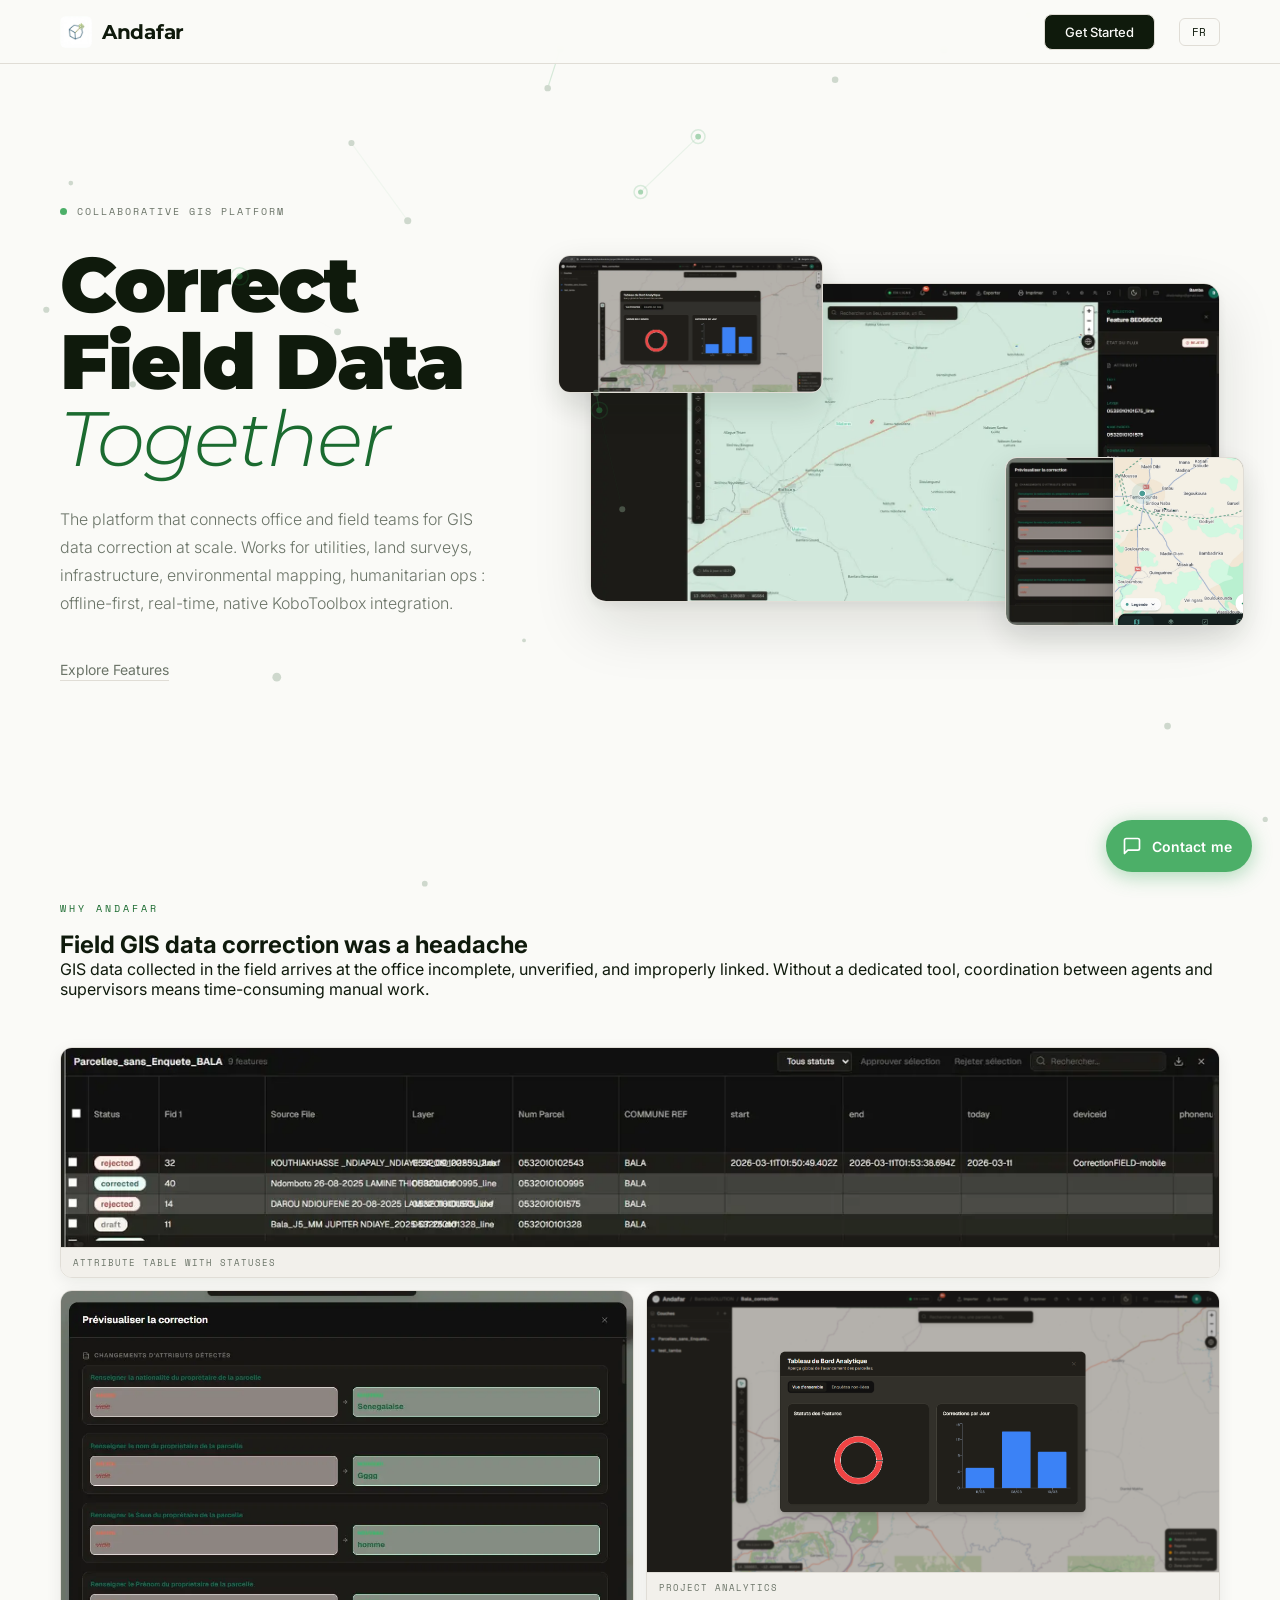
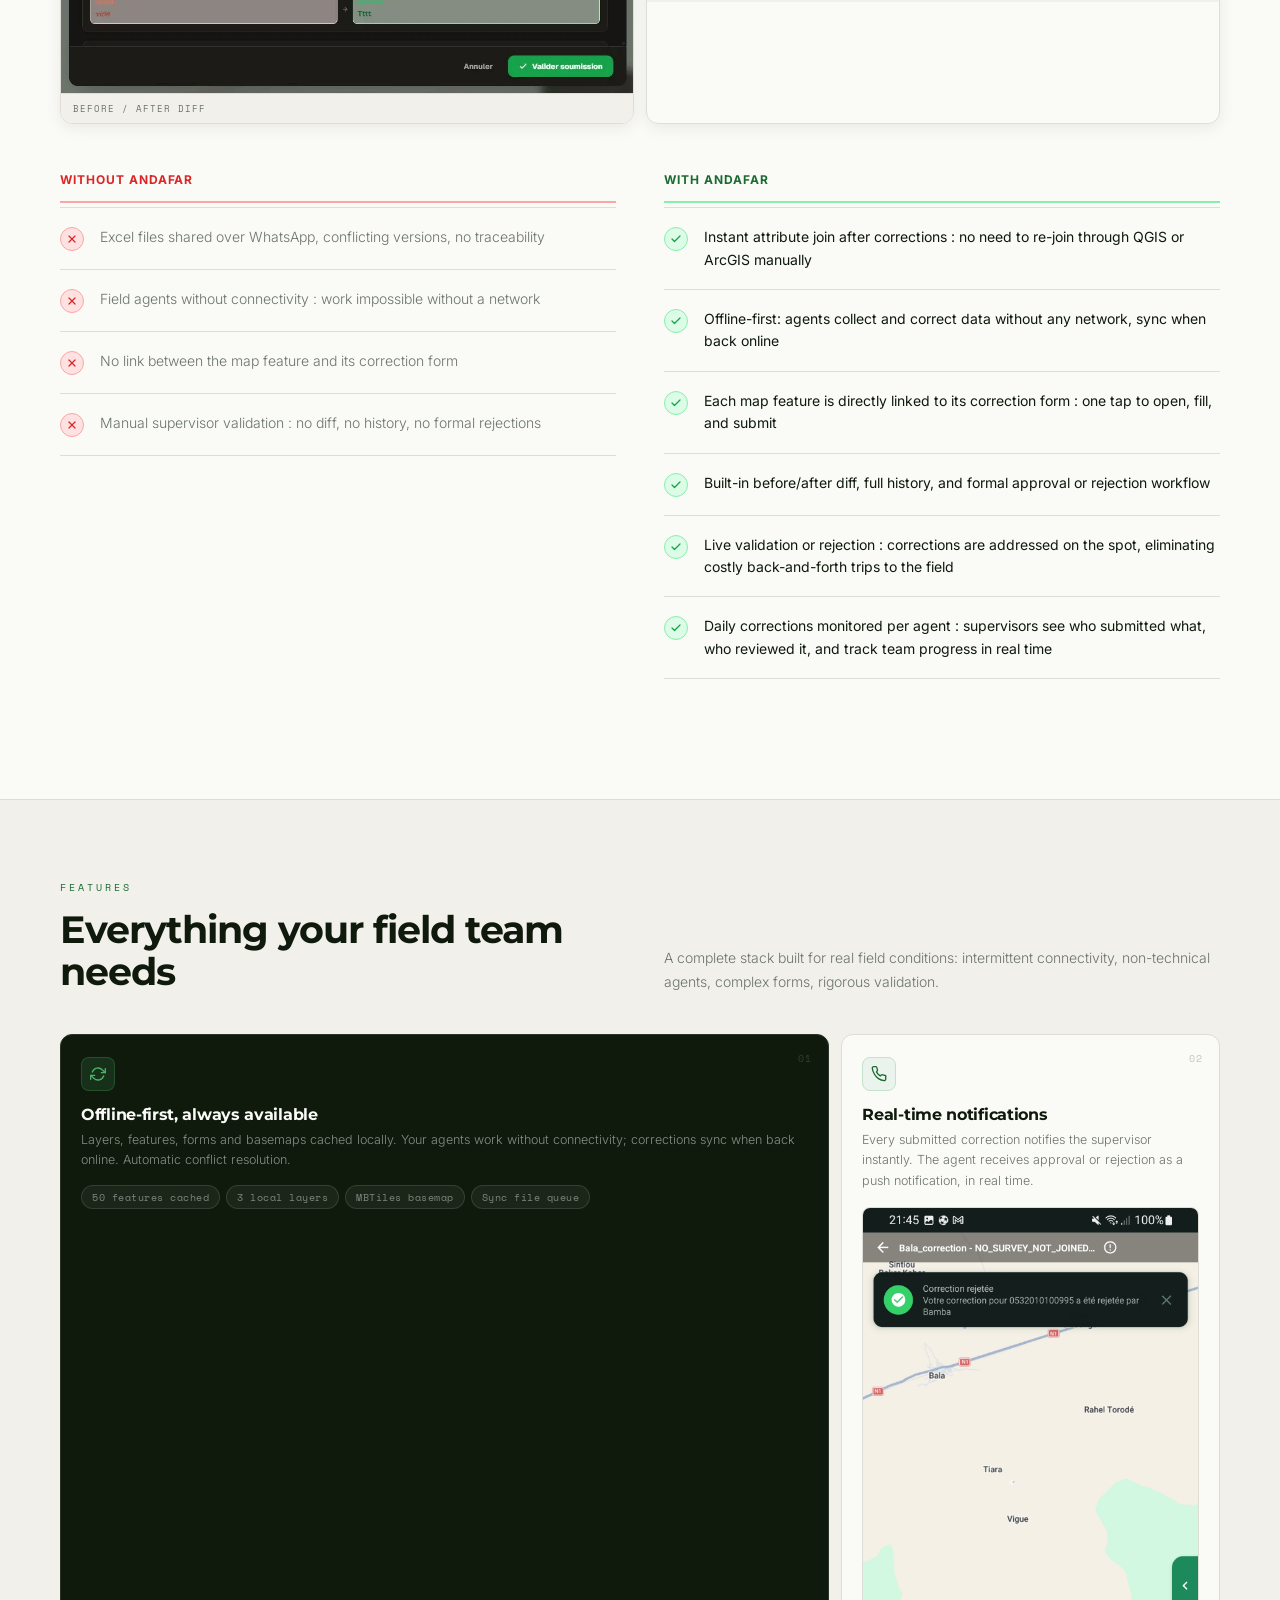
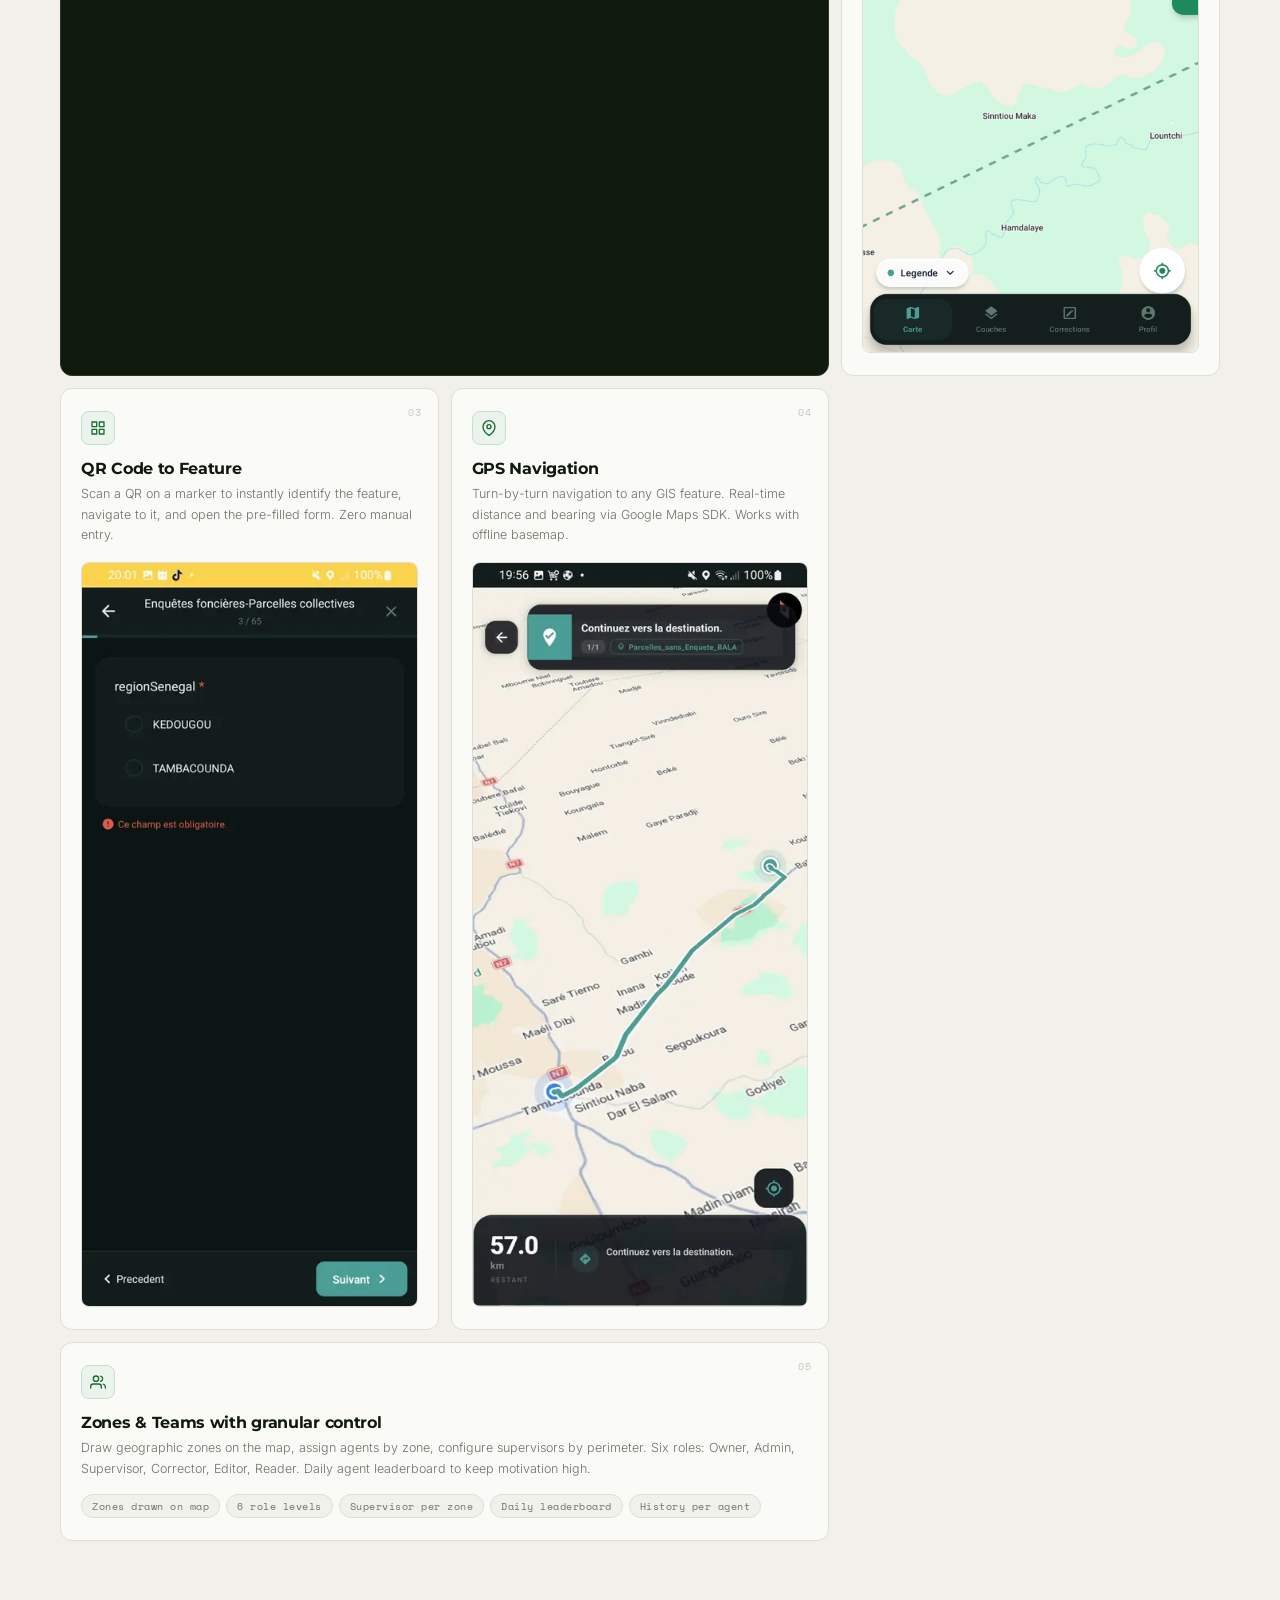
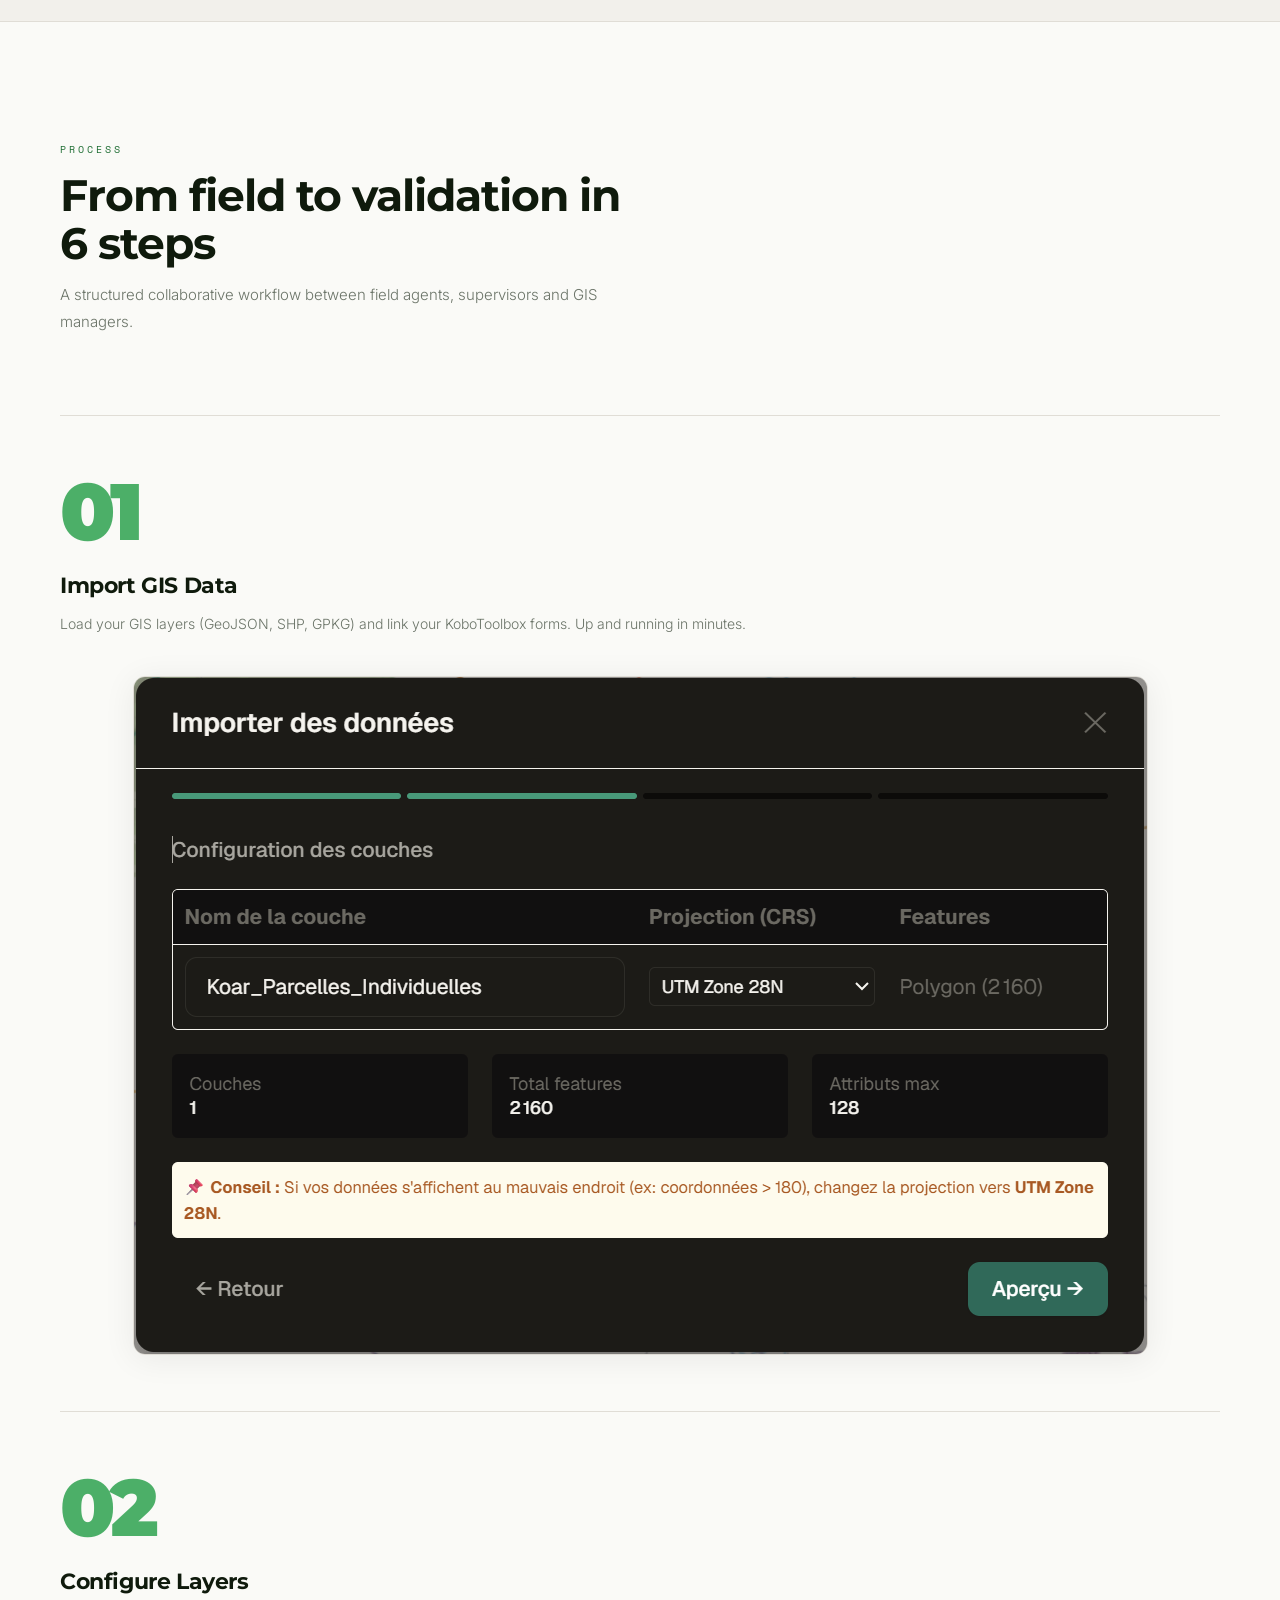
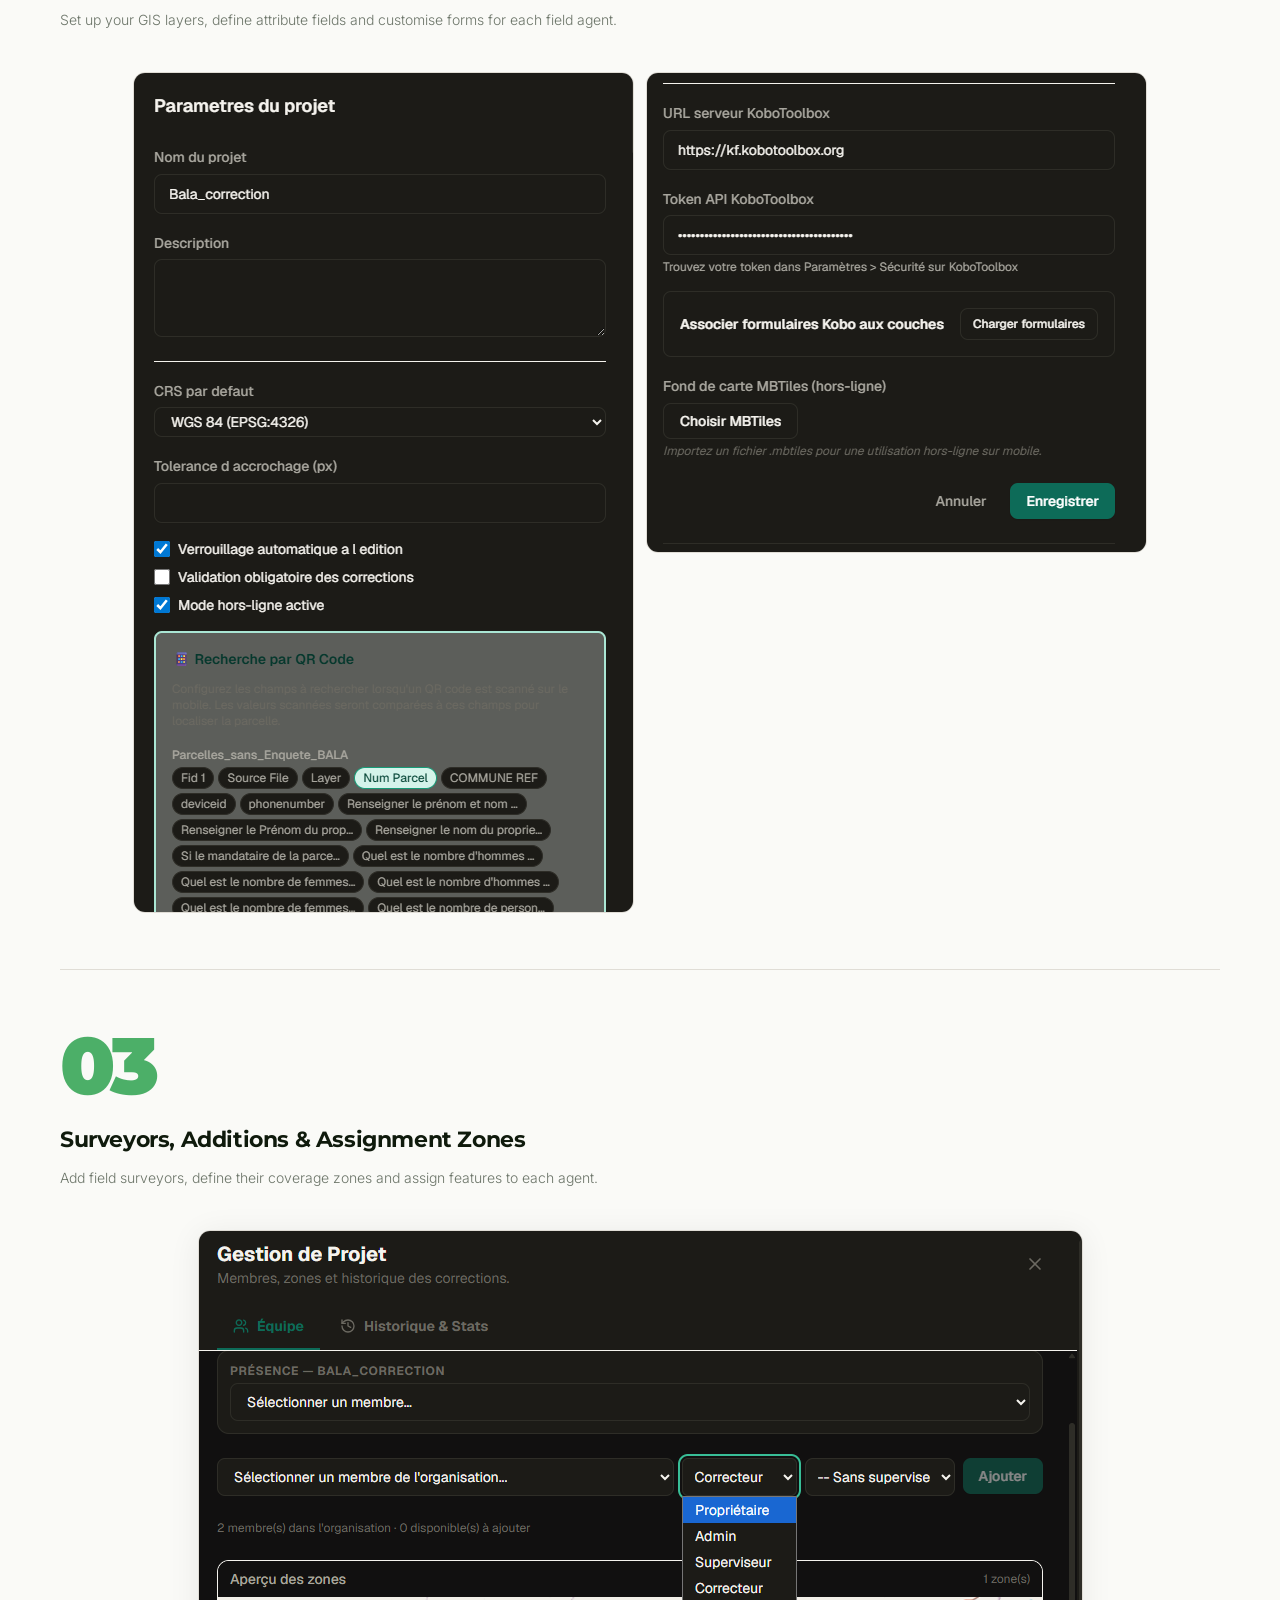
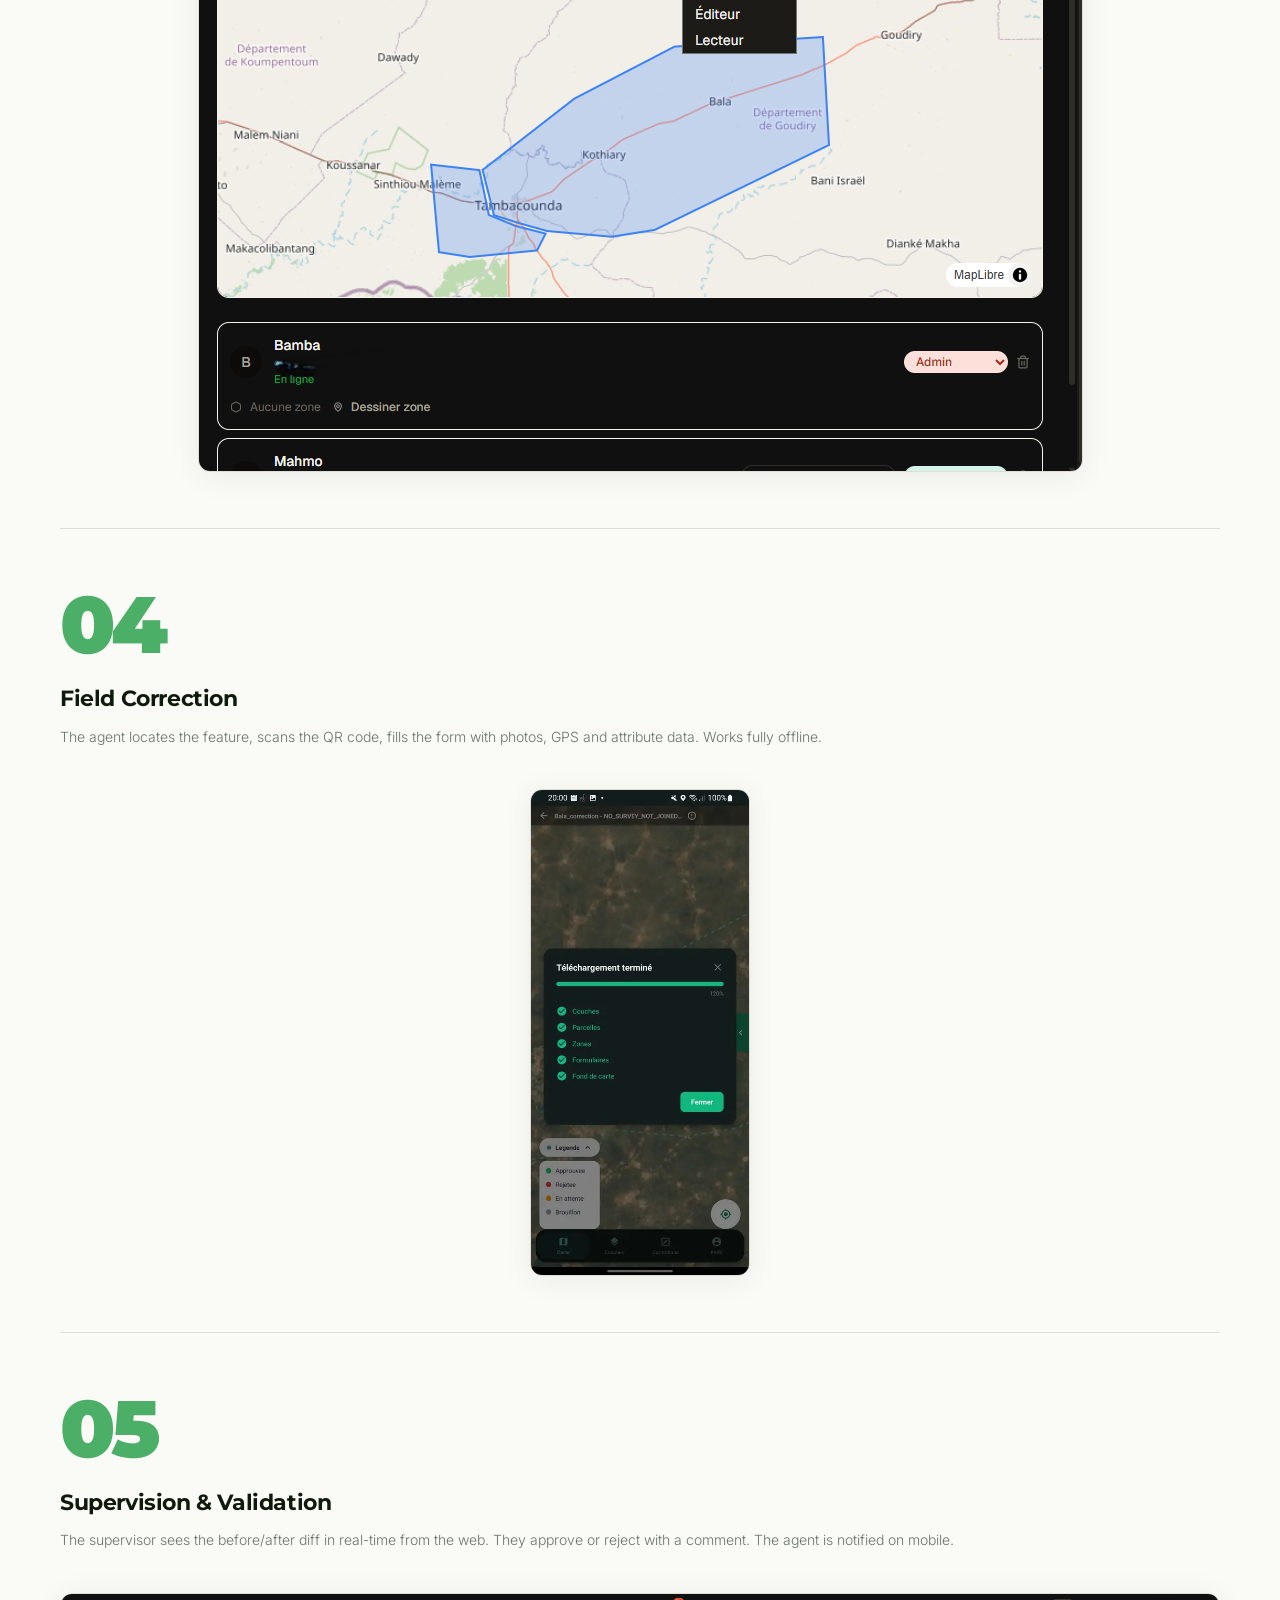
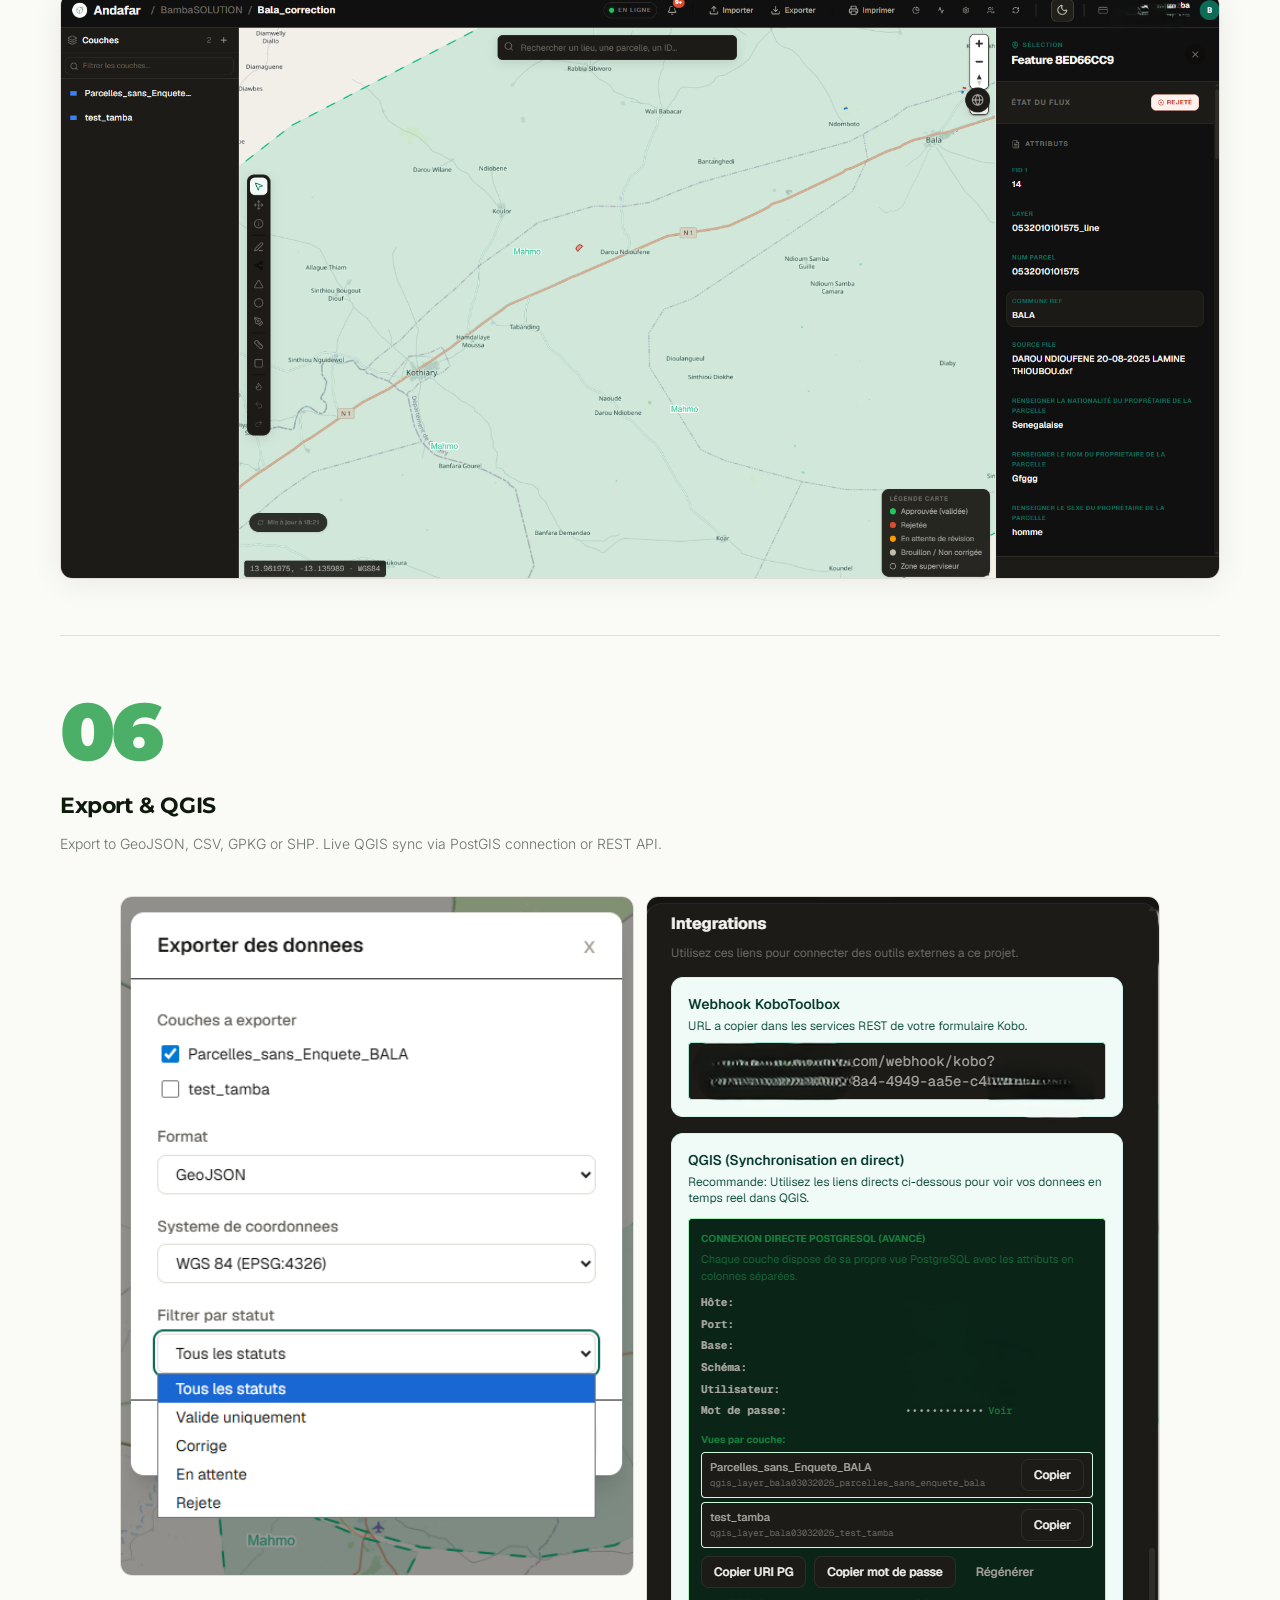
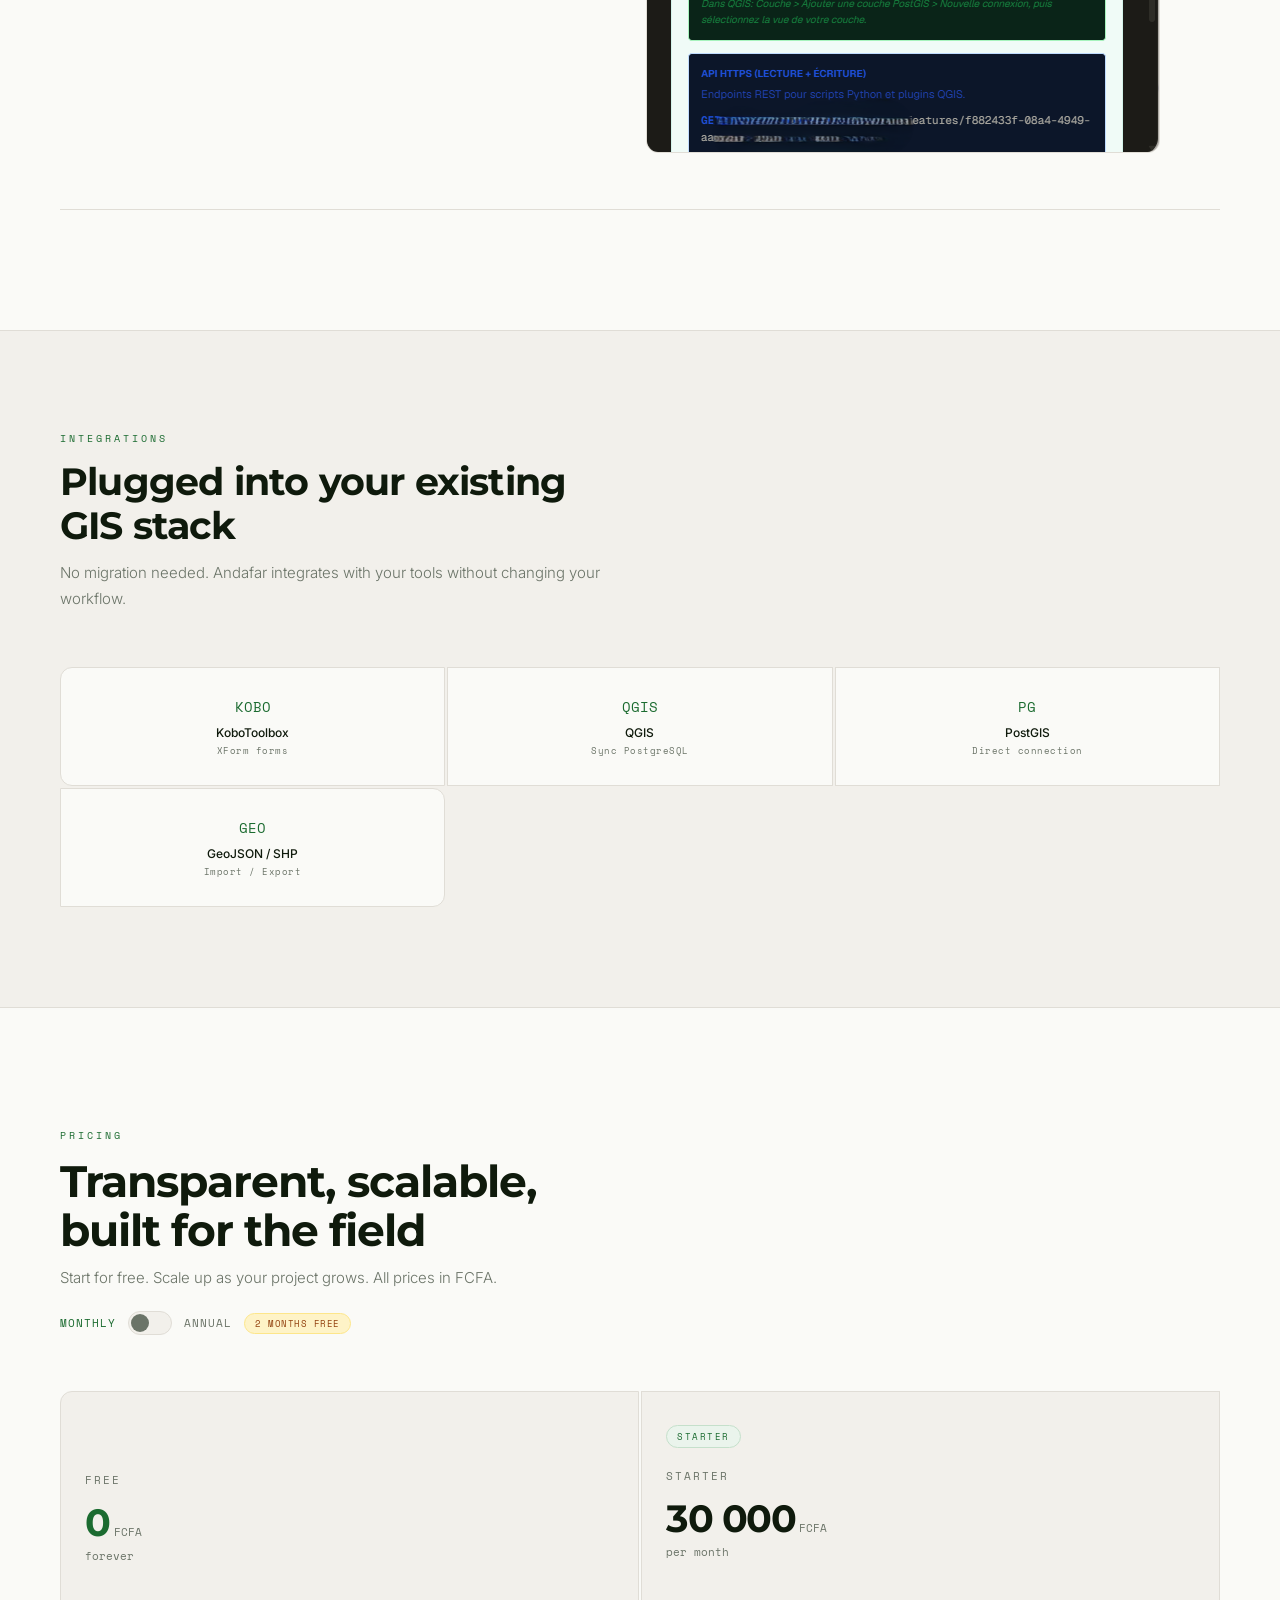
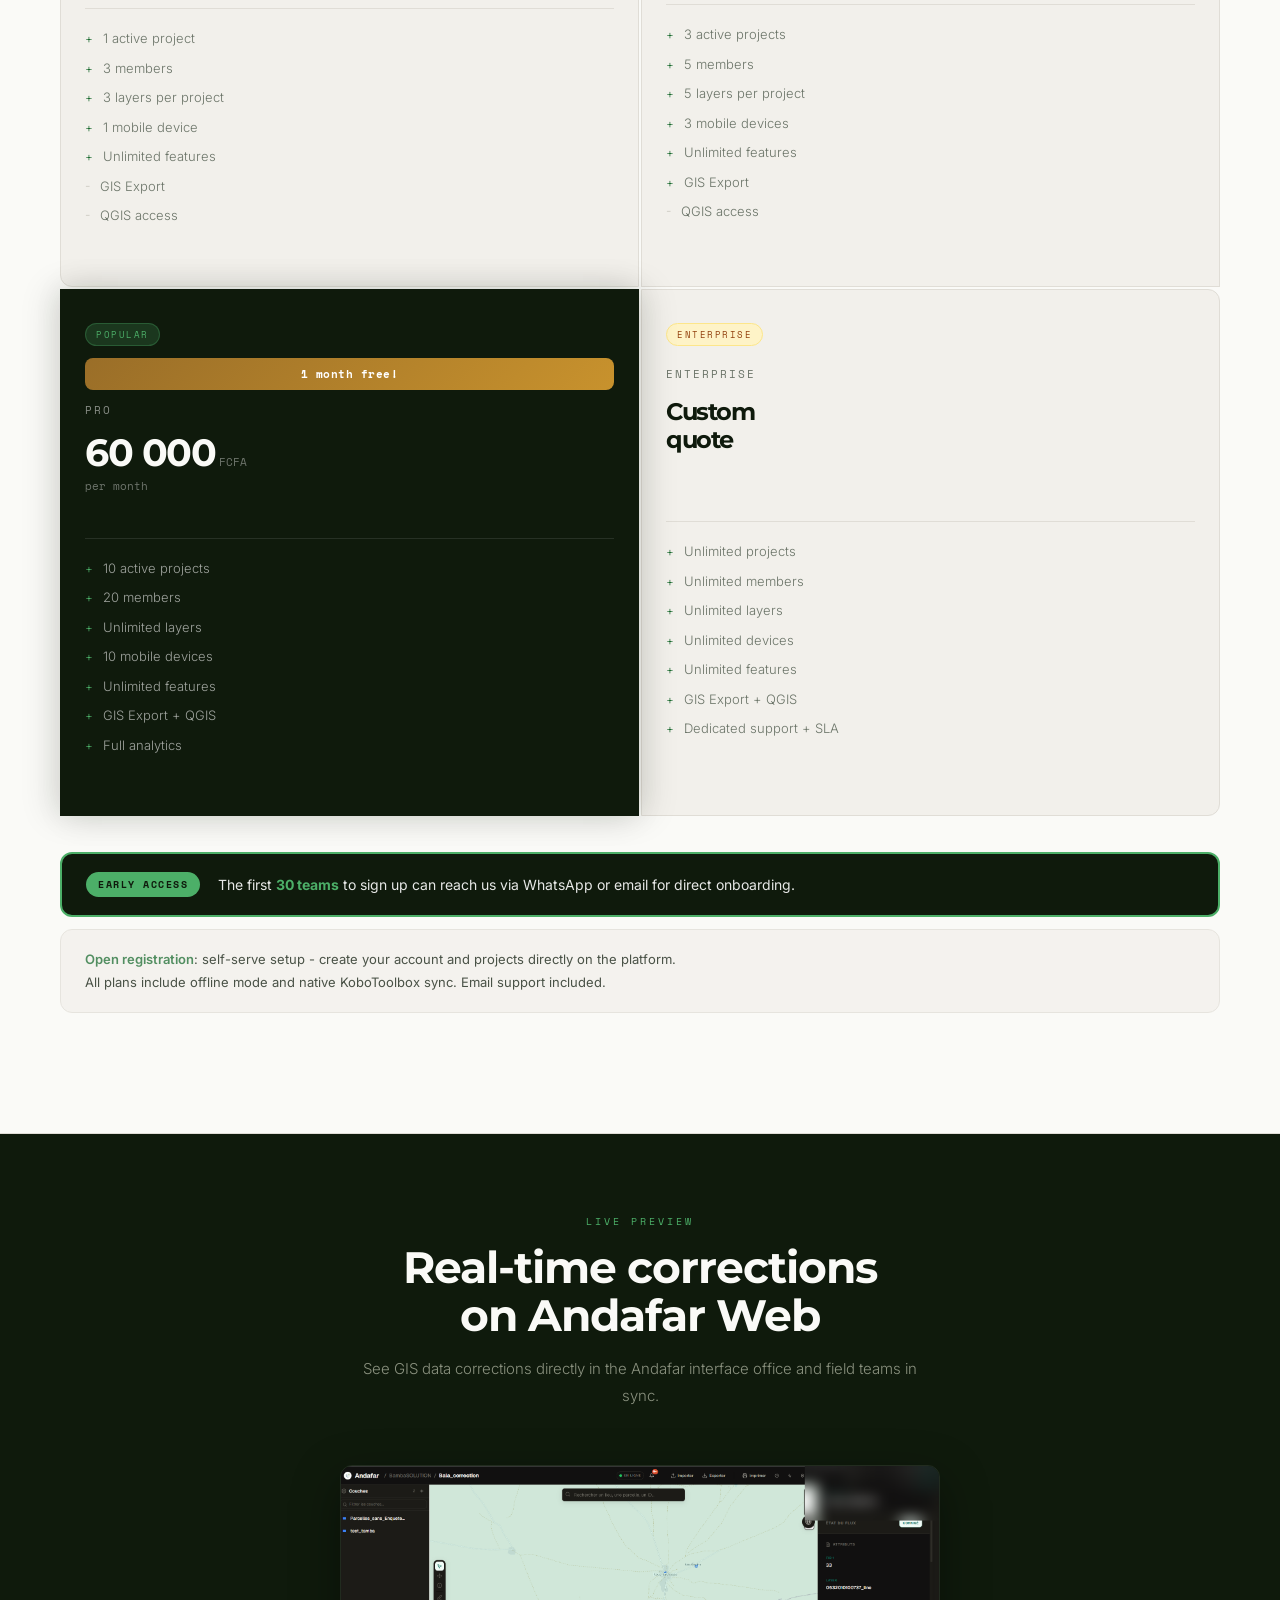
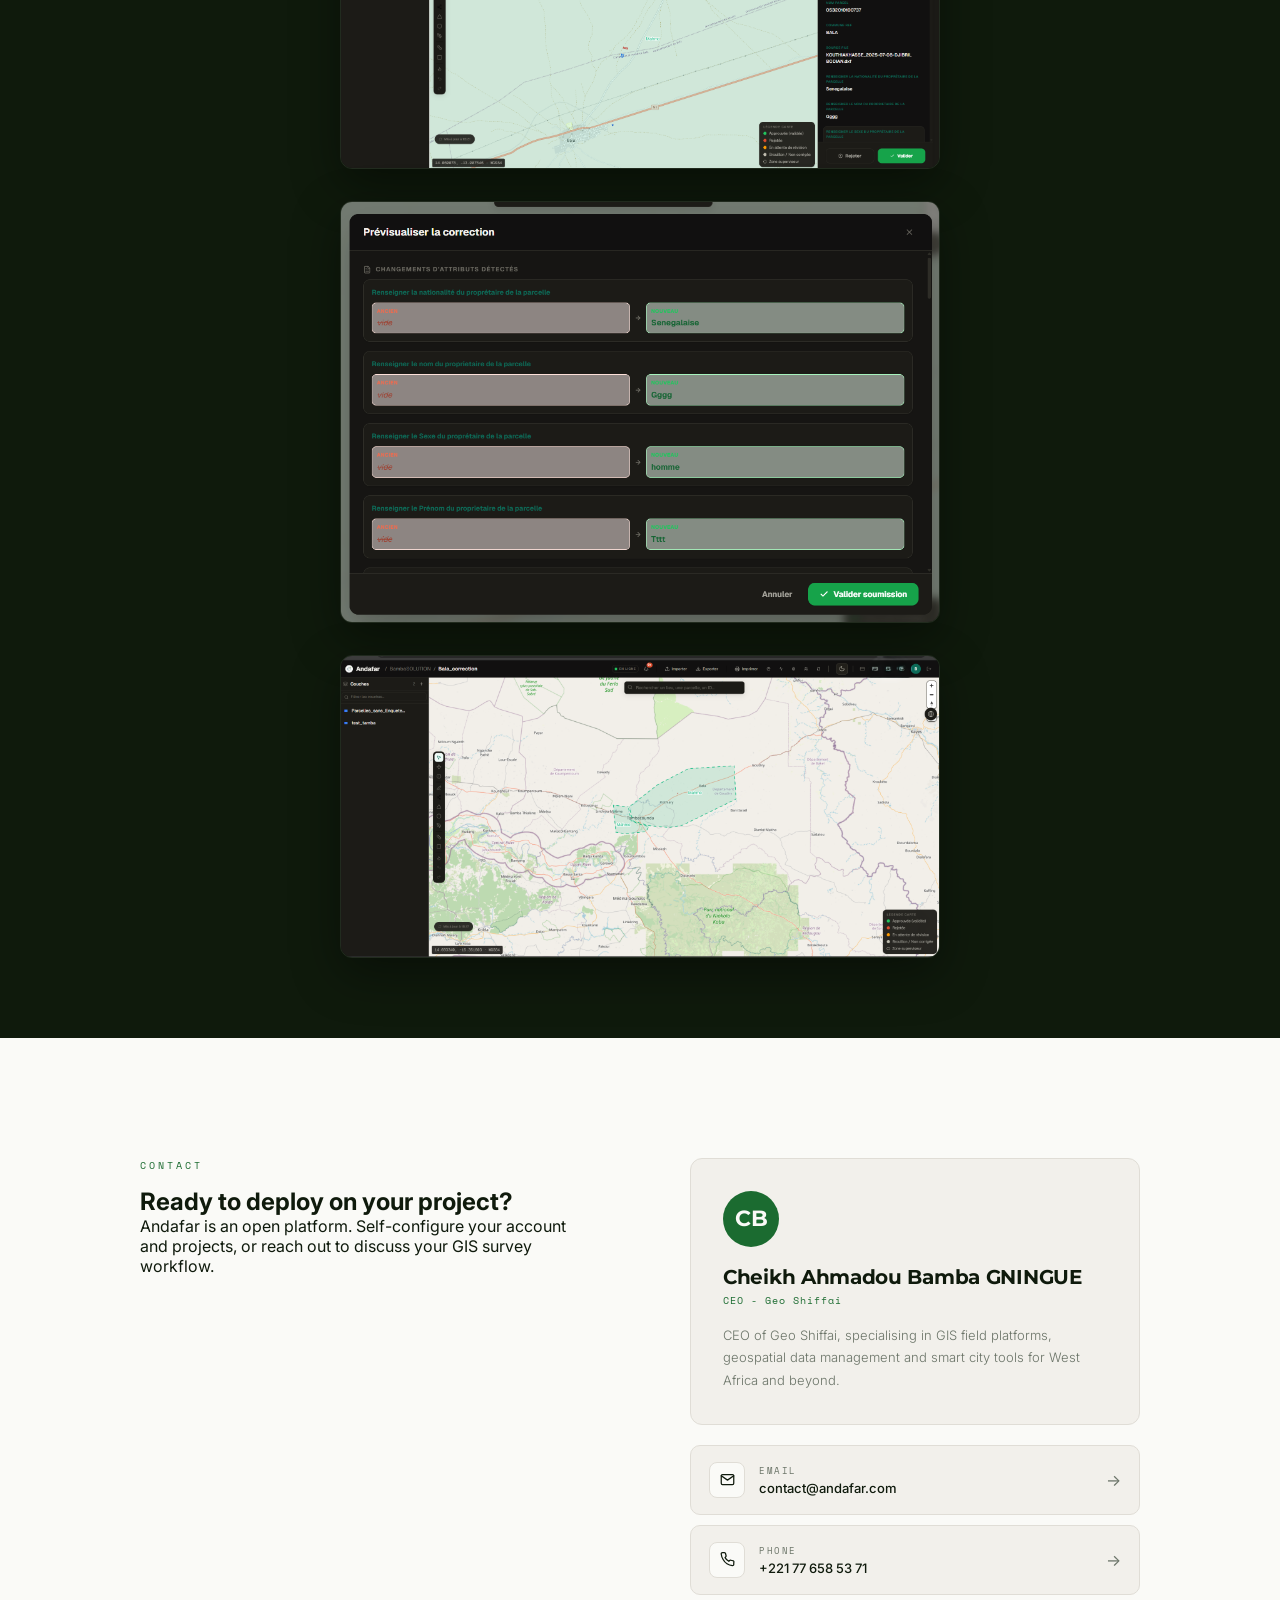
<file: index.html>
﻿<!DOCTYPE html>
<html lang="en">
<head>
<meta charset="UTF-8"/>
<meta name="viewport" content="width=device-width, initial-scale=1.0"/>
<title>Andafar - Correct Field GIS Data Together</title>
<link rel="preconnect" href="https://fonts.googleapis.com"/>
<link rel="preconnect" href="https://fonts.gstatic.com" crossorigin/>
<link href="https://fonts.googleapis.com/css2?family=Inter:wght@300;400;500;600&family=Montserrat:wght@600;700;800;900&family=Space+Mono:wght@400;700&display=swap" rel="stylesheet"/>
<link rel="stylesheet" href="styles.css"/>
<link rel="icon" type="image/png" href="logo.png"/>
<meta name="description" content="Andafar - The collaborative GIS platform for correcting field data together. Offline-first, real-time, native KoboToolbox integration."/>
<meta name="theme-color" content="#1B6B30"/>
<meta property="og:title" content="Andafar - Correct Field GIS Data Together"/>
<meta property="og:description" content="The platform that connects office and field teams for GIS data correction at any scale - utilities, land surveys, infrastructure, and more."/>
<meta property="og:type" content="website"/>
<meta property="og:image" content="logo.png"/>
<meta name="twitter:card" content="summary_large_image"/>
<!-- STYLE MOVED TO styles.css -->
</head>
<body>
<a href="#hero" class="skip-link">Skip to main content</a>

<!-- NAV -->
<nav aria-label="Navigation principale">
  <div class="nav-logo">
    <img src="logo.png" alt="Andafar" class="nav-logo-img"/>
    Andafar
  </div>
  <div class="nav-right">
    <a href="https://websig.andafar.com" class="nav-tag nav-cta" target="_blank" rel="noopener noreferrer">Get Started</a>
    <button class="lang-toggle" type="button" aria-label="Toggle language">FR</button>
  </div>
</nav>

<!-- HERO -->
<section id="hero" aria-label="Hero">
  <div class="hero-inner">
    <div>
      <div class="hero-label">
        <div class="hero-label-dot"></div>
        <span class="hero-label-txt">Collaborative GIS Platform</span>
      </div>
      <h1 class="hero-title">
        Correct Field Data<br/><span class="line-accent">Together</span>
      </h1>
      <p class="hero-sub">The platform that connects office and field teams for GIS data correction at scale. Works for utilities, land surveys, infrastructure, environmental mapping, humanitarian ops - offline-first, real-time, native KoboToolbox integration.</p>
      <div class="hero-actions">
        <a href="#features" class="btn-ghost">Explore Features</a>
      </div>
    </div>
    <div class="hero-image-wrap">
      <img src="[data-uri]" alt="Andafar interface" class="hero-img-main"/>
      <div class="hero-img-float top-left">
        <img src="[data-uri]" alt="Analytics Andafar"/>
      </div>
      <div class="hero-img-float bot-right">
        <img src="[data-uri]" alt="Correction preview"/>
      <img src="For_landingpage/Screenshot_20260311-195546_Andafar.jpg" alt="Application mobile Andafar" class="hero-mobile-preview"/>
      </div>
    </div>
  </div>
</section>

<!-- PROBLEM -->
<section id="problem">
  <div class="problem-inner">
    <div class="problem-header reveal">
      <span class="section-label">Why Andafar</span>
      <h2>Field GIS data correction was a headache</h2>
      <p>GIS data collected in the field arrives at the office incomplete, unverified, and improperly linked. Without a dedicated tool, coordination between agents and supervisors means time-consuming manual work.</p>
    </div>
    <div class="problem-compare reveal" style="transition-delay:0.3s">
      <div class="problem-col problem-cons">
        <h3 class="compare-heading cons-heading">Without Andafar</h3>
        <ul class="pain-list">
        <li class="pain-item">
          <div class="pain-marker">
            <svg viewBox="0 0 24 24" fill="none" stroke="#DC2626" stroke-width="2.5" stroke-linecap="round"><line x1="18" y1="6" x2="6" y2="18"/><line x1="6" y1="6" x2="18" y2="18"/></svg>
          </div>
          <span class="pain-text">Excel files shared over WhatsApp, conflicting versions, no traceability</span>
        </li>
        <li class="pain-item">
          <div class="pain-marker">
            <svg viewBox="0 0 24 24" fill="none" stroke="#DC2626" stroke-width="2.5" stroke-linecap="round"><line x1="18" y1="6" x2="6" y2="18"/><line x1="6" y1="6" x2="18" y2="18"/></svg>
          </div>
          <span class="pain-text">Field agents without connectivity - work impossible without a network</span>
        </li>
        <li class="pain-item">
          <div class="pain-marker">
            <svg viewBox="0 0 24 24" fill="none" stroke="#DC2626" stroke-width="2.5" stroke-linecap="round"><line x1="18" y1="6" x2="6" y2="18"/><line x1="6" y1="6" x2="18" y2="18"/></svg>
          </div>
          <span class="pain-text">No link between the map feature and its correction form</span>
        </li>
        <li class="pain-item">
          <div class="pain-marker">
            <svg viewBox="0 0 24 24" fill="none" stroke="#DC2626" stroke-width="2.5" stroke-linecap="round"><line x1="18" y1="6" x2="6" y2="18"/><line x1="6" y1="6" x2="18" y2="18"/></svg>
          </div>
          <span class="pain-text">Manual supervisor validation - no diff, no history, no formal rejections</span>
        </li>
      </ul>
      </div>
      <div class="problem-col problem-pros">
        <h3 class="compare-heading pros-heading">With Andafar</h3>
        <ul class="pro-list">
        <li class="pro-item">
          <div class="pro-marker">
            <svg viewBox="0 0 24 24" fill="none" stroke="#16A34A" stroke-width="2.5" stroke-linecap="round" stroke-linejoin="round"><polyline points="20 6 9 17 4 12"/></svg>
          </div>
          <span class="pro-text">Instant attribute join after corrections - no need to re-join through QGIS or ArcGIS manually</span>
        </li>
        <li class="pro-item">
          <div class="pro-marker">
            <svg viewBox="0 0 24 24" fill="none" stroke="#16A34A" stroke-width="2.5" stroke-linecap="round" stroke-linejoin="round"><polyline points="20 6 9 17 4 12"/></svg>
          </div>
          <span class="pro-text">Offline-first: agents collect and correct data without any network, sync when back online</span>
        </li>
        <li class="pro-item">
          <div class="pro-marker">
            <svg viewBox="0 0 24 24" fill="none" stroke="#16A34A" stroke-width="2.5" stroke-linecap="round" stroke-linejoin="round"><polyline points="20 6 9 17 4 12"/></svg>
          </div>
          <span class="pro-text">Each map feature is directly linked to its correction form - one tap to open, fill, and submit</span>
        </li>
        <li class="pro-item">
          <div class="pro-marker">
            <svg viewBox="0 0 24 24" fill="none" stroke="#16A34A" stroke-width="2.5" stroke-linecap="round" stroke-linejoin="round"><polyline points="20 6 9 17 4 12"/></svg>
          </div>
          <span class="pro-text">Built-in before/after diff, full history, and formal approval or rejection workflow</span>
        </li>
        <li class="pro-item">
          <div class="pro-marker">
            <svg viewBox="0 0 24 24" fill="none" stroke="#16A34A" stroke-width="2.5" stroke-linecap="round" stroke-linejoin="round"><polyline points="20 6 9 17 4 12"/></svg>
          </div>
          <span class="pro-text">Live validation or rejection - corrections are addressed on the spot, eliminating costly back-and-forth trips to the field</span>
        </li>
        <li class="pro-item">
          <div class="pro-marker">
            <svg viewBox="0 0 24 24" fill="none" stroke="#16A34A" stroke-width="2.5" stroke-linecap="round" stroke-linejoin="round"><polyline points="20 6 9 17 4 12"/></svg>
          </div>
          <span class="pro-text">Daily corrections monitored per agent - supervisors see who submitted what, who reviewed it, and track team progress in real time</span>
        </li>
        </ul>
      </div>
    </div>
    <div class="problem-screens reveal" style="transition-delay:0.15s">
      <div class="prob-img span2">
        <img src="[data-uri]" alt="Andafar attribute table"/>
        <div class="prob-img-label">Attribute table with statuses</div>
      </div>
      <div class="prob-img">
        <img src="[data-uri]" alt="Correction preview"/>
        <div class="prob-img-label">Before / after diff</div>
      </div>
      <div class="prob-img">
        <img src="For_landingpage\Capture d'écran 2026-03-11 181906.png" alt="Project analytics dashboard"/>
        <div class="prob-img-label">Project analytics</div>
      </div>
    </div>
  </div>
</section>

<!-- FEATURES -->
<section id="features">
  <div class="features-inner">
    <div class="features-top reveal">
      <div>
        <span class="section-label">Features</span>
        <h2>Everything your field team needs</h2>
      </div>
      <p>A complete stack built for real field conditions: intermittent connectivity, non-technical agents, complex forms, rigorous validation.</p>
    </div>
    <div class="feat-grid">

      <div class="feat-card wide dark" style="transition-delay:0.0s">
        <div class="feat-num">01</div>
        <div class="feat-icon-wrap">
          <svg viewBox="0 0 24 24" fill="none" stroke="#4CAF68" stroke-width="2" stroke-linecap="round" stroke-linejoin="round"><polyline points="23 4 23 10 17 10"/><polyline points="1 20 1 14 7 14"/><path d="M3.51 9a9 9 0 0 1 14.85-3.36L23 10M1 14l4.64 4.36A9 9 0 0 0 20.49 15"/></svg>
        </div>
        <div class="feat-title">Offline-first, always available</div>
        <div class="feat-body">Layers, features, forms and basemaps cached locally. Your agents work without connectivity; corrections sync when back online. Automatic conflict resolution.</div>
        <div class="feat-pills">
          <span class="feat-pill">50 features cached</span>
          <span class="feat-pill">3 local layers</span>
          <span class="feat-pill">MBTiles basemap</span>
          <span class="feat-pill">Sync file queue</span>
        </div>
      </div>

      <div class="feat-card" style="transition-delay:0.1s">
        <div class="feat-num">02</div>
        <div class="feat-icon-wrap">
          <svg viewBox="0 0 24 24" fill="none" stroke="#1B6B30" stroke-width="2" stroke-linecap="round" stroke-linejoin="round"><path d="M22 16.92v3a2 2 0 0 1-2.18 2 19.79 19.79 0 0 1-8.63-3.07A19.5 19.5 0 0 1 4.99 12 19.79 19.79 0 0 1 1.95 3.18 2 2 0 0 1 3.92 1h3a2 2 0 0 1 2 1.72c.127.96.361 1.903.7 2.81a2 2 0 0 1-.45 2.11L8.09 8.91a16 16 0 0 0 6 6l1.27-1.27a2 2 0 0 1 2.11-.45c.907.339 1.85.573 2.81.7A2 2 0 0 1 22 16.92z"/></svg>
        </div>
        <div class="feat-title">Real-time notifications</div>
        <div class="feat-body">Every submitted correction notifies the supervisor instantly. The agent receives approval or rejection as a push notification, in real time.</div>
        <div class="feat-screen">
          <img src="For_landingpage/Screenshot_20260311-214551_Andafar.jpg" alt="Notifications mobile"/>
        </div>
      </div>

      <div class="feat-card" style="transition-delay:0.2s">
        <div class="feat-num">03</div>
        <div class="feat-icon-wrap">
          <svg viewBox="0 0 24 24" fill="none" stroke="#1B6B30" stroke-width="2" stroke-linecap="round" stroke-linejoin="round"><rect x="3" y="3" width="7" height="7"/><rect x="14" y="3" width="7" height="7"/><rect x="14" y="14" width="7" height="7"/><rect x="3" y="14" width="7" height="7"/></svg>
        </div>
        <div class="feat-title">QR Code to Feature</div>
        <div class="feat-body">Scan a QR on a marker to instantly identify the feature, navigate to it, and open the pre-filled form. Zero manual entry.</div>
        <div class="feat-screen">
          <img src="[data-uri]" alt="QR Scanner"/>
        </div>
      </div>

      <div class="feat-card" style="transition-delay:0.3s">
        <div class="feat-num">04</div>
        <div class="feat-icon-wrap">
          <svg viewBox="0 0 24 24" fill="none" stroke="#1B6B30" stroke-width="2" stroke-linecap="round" stroke-linejoin="round"><path d="M21 10c0 7-9 13-9 13s-9-6-9-13a9 9 0 0 1 18 0z"/><circle cx="12" cy="10" r="3"/></svg>
        </div>
        <div class="feat-title">GPS Navigation</div>
        <div class="feat-body">Turn-by-turn navigation to any GIS feature. Real-time distance and bearing via Google Maps SDK. Works with offline basemap.</div>
        <div class="feat-screen">
          <img src="[data-uri]" alt="GPS Navigation preview"/>
        </div>
      </div>

      <div class="feat-card wide" style="transition-delay:0.4s">
        <div class="feat-num">05</div>
        <div class="feat-icon-wrap">
          <svg viewBox="0 0 24 24" fill="none" stroke="#1B6B30" stroke-width="2" stroke-linecap="round" stroke-linejoin="round"><path d="M17 21v-2a4 4 0 0 0-4-4H5a4 4 0 0 0-4 4v2"/><circle cx="9" cy="7" r="4"/><path d="M23 21v-2a4 4 0 0 0-3-3.87"/><path d="M16 3.13a4 4 0 0 1 0 7.75"/></svg>
        </div>
        <div class="feat-title">Zones &amp; Teams with granular control</div>
        <div class="feat-body">Draw geographic zones on the map, assign agents by zone, configure supervisors by perimeter. Six roles: Owner, Admin, Supervisor, Corrector, Editor, Reader. Daily agent leaderboard to keep motivation high.</div>
        <div class="feat-pills">
          <span class="feat-pill">Zones drawn on map</span>
          <span class="feat-pill">6 role levels</span>
          <span class="feat-pill">Supervisor per zone</span>
          <span class="feat-pill">Daily leaderboard</span>
          <span class="feat-pill">History per agent</span>
        </div>
      </div>

    </div>
  </div>
</section>

<!-- WORKFLOW -->
<section id="workflow">
  <div class="workflow-inner">
    <div class="workflow-head reveal">
      <span class="section-label">Process</span>
      <h2>From field to validation in 6 steps</h2>
      <p>A structured collaborative workflow between field agents, supervisors and GIS managers.</p>
    </div>
    <div class="workflow-grid">
      <div class="wf-step" style="transition-delay:0.0s">
        <div class="wf-step-text">
          <div class="wf-step-num">01</div>
          <h4>Import GIS Data</h4>
          <p>Load your GIS layers (GeoJSON, SHP, GPKG) and link your KoboToolbox forms. Up and running in minutes.</p>
        </div>
        <div class="wf-step-img">
          <img src="For_landingpage/Capture d'écran 2026-03-12 004022.png" alt="Import GIS data"/>
        </div>
      </div>
      <div class="wf-step" style="transition-delay:0.1s">
        <div class="wf-step-text">
          <div class="wf-step-num">02</div>
          <h4>Configure Layers</h4>
          <p>Set up your GIS layers, define attribute fields and customise forms for each field agent.</p>
        </div>
        <div class="wf-step-images">
          <div class="wf-step-img">
            <img src="For_landingpage/Capture d'écran 2026-03-11 181916.png" alt="Layer configuration"/>
          </div>
          <div class="wf-step-img">
            <img src="For_landingpage/Capture d'écran 2026-03-11 181928.png" alt="Layer settings"/>
          </div>
        </div>
      </div>
      <div class="wf-step" style="transition-delay:0.2s">
        <div class="wf-step-text">
          <div class="wf-step-num">03</div>
          <h4>Surveyors, Additions &amp; Assignment Zones</h4>
          <p>Add field surveyors, define their coverage zones and assign features to each agent.</p>
        </div>
        <div class="wf-step-img">
          <img src="For_landingpage/Capture d'écran 2026-03-11 182053.png" alt="Assignment zones"/>
        </div>
      </div>
      <div class="wf-step" style="transition-delay:0.3s">
        <div class="wf-step-text">
          <div class="wf-step-num">04</div>
          <h4>Field Correction</h4>
          <p>The agent locates the feature, scans the QR code, fills the form with photos, GPS and attribute data. Works fully offline.</p>
        </div>
        <div class="wf-step-img wf-step-img--portrait">
          <img src="[data-uri]" alt="Field mobile app"/>
        </div>
      </div>
      <div class="wf-step" style="transition-delay:0.4s">
        <div class="wf-step-text">
          <div class="wf-step-num">05</div>
          <h4>Supervision &amp; Validation</h4>
          <p>The supervisor sees the before/after diff in real-time from the web. They approve or reject with a comment. The agent is notified on mobile.</p>
        </div>
        <div class="wf-step-img">
          <img src="For_landingpage\Capture d'écran 2026-03-11 182224.png" alt="Web supervision"/>
        </div>
      </div>
      <div class="wf-step" style="transition-delay:0.5s">
        <div class="wf-step-text">
          <div class="wf-step-num">06</div>
          <h4>Export &amp; QGIS</h4>
          <p>Export to GeoJSON, CSV, GPKG or SHP. Live QGIS sync via PostGIS connection or REST API.</p>
        </div>
        <div class="wf-step-images">
          <div class="wf-step-img">
            <img src="For_landingpage/Capture d'écran 2026-03-11 214827.png" alt="Data export"/>
          </div>
          <div class="wf-step-img">
            <img src="For_landingpage/Capture d'écran 2026-03-11 181938.png" alt="QGIS connection"/>
          </div>
        </div>
      </div>
    </div>
  </div>
</section>

<!-- INTEGRATIONS -->
<section id="integrations">
  <div class="integ-inner">
    <div class="integ-head reveal">
      <span class="section-label">Integrations</span>
      <h2>Plugged into your existing GIS stack</h2>
      <p>No migration needed. Andafar integrates with your tools without changing your workflow.</p>
    </div>
    <div class="integ-grid">
      <div class="integ-card" style="transition-delay:0.0s">
        <div class="integ-abbr">KOBO</div>
        <div class="integ-name">KoboToolbox</div>
        <div class="integ-sub">XForm forms</div>
      </div>
      <div class="integ-card" style="transition-delay:0.08s">
        <div class="integ-abbr">QGIS</div>
        <div class="integ-name">QGIS</div>
        <div class="integ-sub">Sync PostgreSQL</div>
      </div>
      <div class="integ-card" style="transition-delay:0.16s">
        <div class="integ-abbr">PG</div>
        <div class="integ-name">PostGIS</div>
        <div class="integ-sub">Direct connection</div>
      </div>
      <div class="integ-card" style="transition-delay:0.24s">
        <div class="integ-abbr">GEO</div>
        <div class="integ-name">GeoJSON / SHP</div>
        <div class="integ-sub">Import / Export</div>
      </div>
    </div>
  </div>
</section>

<!-- PRICING -->
<section id="pricing">
  <div class="pricing-inner">
    <div class="pricing-head reveal">
      <span class="section-label">Pricing</span>
      <h2>Transparent, scalable,<br/>built for the field</h2>
      <p>Start for free. Scale up as your project grows. All prices in FCFA.</p>
      <div class="billing-row">
        <span class="bill-label monthly on" id="lbl-m">MONTHLY</span>
        <div class="bill-track" id="bill-toggle" onclick="toggleBilling()">
          <div class="bill-thumb"></div>
        </div>
        <span class="bill-label annual" id="lbl-a">ANNUAL</span>
        <span class="badge-save">2 MONTHS FREE</span>
      </div>
    </div>
    <div class="pricing-grid">

      <div class="plan-card" style="transition-delay:0.0s">
        <div class="plan-badge free-b">.</div>
        <div class="plan-name">Free</div>
        <div class="plan-price-wrap">
          <span class="plan-amount free">0</span>
          <span class="plan-currency">FCFA</span>
        </div>
        <div class="plan-period">forever</div>
        <div class="plan-annual-note" id="note-free">&nbsp;</div>
        <div class="plan-divider"></div>
        <ul class="plan-features">
          <li><span class="pf-check">+</span>1 active project</li>
          <li><span class="pf-check">+</span>3 members</li>
          <li><span class="pf-check">+</span>3 layers per project</li>
          <li><span class="pf-check">+</span>1 mobile device</li>
          <li><span class="pf-check">+</span>Unlimited features</li>
          <li><span class="pf-cross">-</span>GIS Export</li>
          <li><span class="pf-cross">-</span>QGIS access</li>
        </ul>
      </div>

      <div class="plan-card" style="transition-delay:0.1s">
        <div class="plan-badge popular">Starter</div>
        <div class="plan-name">Starter</div>
        <div class="plan-price-wrap">
          <span class="plan-amount" id="price-starter">30 000</span>
          <span class="plan-currency">FCFA</span>
        </div>
        <div class="plan-period" id="period-starter">per month</div>
        <div class="plan-annual-note" id="note-starter">&nbsp;</div>
        <div class="plan-divider"></div>
        <ul class="plan-features">
          <li><span class="pf-check">+</span>3 active projects</li>
          <li><span class="pf-check">+</span>5 members</li>
          <li><span class="pf-check">+</span>5 layers per project</li>
          <li><span class="pf-check">+</span>3 mobile devices</li>
          <li><span class="pf-check">+</span>Unlimited features</li>
          <li><span class="pf-check">+</span>GIS Export</li>
          <li><span class="pf-cross">-</span>QGIS access</li>
        </ul>
      </div>

      <div class="plan-card featured" style="transition-delay:0.2s">
        <div class="plan-badge featured-b">Popular</div>
        <div class="promo-ribbon">1 month free!</div>
        <div class="plan-name">Pro</div>
        <div class="plan-price-wrap">
          <span class="plan-amount" id="price-pro">60 000</span>
          <span class="plan-currency">FCFA</span>
        </div>
        <div class="plan-period" id="period-pro">per month</div>
        <div class="plan-annual-note" id="note-pro">&nbsp;</div>
        <div class="plan-divider"></div>
        <ul class="plan-features">
          <li><span class="pf-check">+</span>10 active projects</li>
          <li><span class="pf-check">+</span>20 members</li>
          <li><span class="pf-check">+</span>Unlimited layers</li>
          <li><span class="pf-check">+</span>10 mobile devices</li>
          <li><span class="pf-check">+</span>Unlimited features</li>
          <li><span class="pf-check">+</span>GIS Export + QGIS</li>
          <li><span class="pf-check">+</span>Full analytics</li>
        </ul>
      </div>

      <div class="plan-card" style="transition-delay:0.3s">
        <div class="plan-badge enterprise-b">Enterprise</div>
        <div class="plan-name">Enterprise</div>
        <div class="plan-price-wrap">
          <span class="plan-amount ent">Sur<br/>devis</span>
        </div>
        <div class="plan-period">&nbsp;</div>
        <div class="plan-annual-note">&nbsp;</div>
        <div class="plan-divider"></div>
        <ul class="plan-features">
          <li><span class="pf-check">+</span>Unlimited projects</li>
          <li><span class="pf-check">+</span>Unlimited members</li>
          <li><span class="pf-check">+</span>Unlimited layers</li>
          <li><span class="pf-check">+</span>Unlimited devices</li>
          <li><span class="pf-check">+</span>Unlimited features</li>
          <li><span class="pf-check">+</span>GIS Export + QGIS</li>
          <li><span class="pf-check">+</span>Dedicated support + SLA</li>
        </ul>
      </div>
    </div>
    <div class="early-access-banner">
      <span class="ea-badge">Early Access</span>
      <p class="ea-text">The first <strong>30 teams</strong> to sign up can reach us via WhatsApp or email for direct onboarding.</p>
    </div>
    <p class="pricing-note">
      <b>Open registration</b>: self-serve setup - create your account and projects directly on the platform.<br/>
      All plans include offline mode and native KoboToolbox sync. Email support included.
    </p>
  </div>
</section>

<!-- LIVE PREVIEW -->
<section id="live-preview">
  <div class="preview-inner">
    <div class="reveal">
      <span class="section-label">Live Preview</span>
      <h2>Real-time corrections<br/>on Andafar Web</h2>
      <p>See GIS data corrections directly in the Andafar interface - office and field teams in sync.</p>
    </div>
    <div class="screenshots-grid">
      <div class="screenshot-card reveal" style="transition-delay:0.0s">
        <img src="For_landingpage/Capture d'écran 2026-03-11 182336_safe.png" alt="Andafar live correction - map view" loading="lazy"/>
      </div>
      <div class="screenshot-card reveal" style="transition-delay:0.12s">
        <img src="For_landingpage/Capture d'écran 2026-03-11 182343.png" alt="Andafar live correction - feature details" loading="lazy"/>
      </div>
      <div class="screenshot-card reveal" style="transition-delay:0.24s">
        <img src="For_landingpage/Capture d'écran 2026-03-11 181803.png" alt="Andafar live correction - dashboard" loading="lazy"/>
      </div>
    </div>
  </div>
</section>

<!-- CONTACT -->
<section id="contact">
  <div class="contact-inner">
    <div class="reveal">
      <span class="section-label">Contact</span>
      <h2>Ready to deploy on your project?</h2>
      <p>Andafar is an open platform. Self-configure your account and projects, or reach out to discuss your GIS survey workflow.</p>
    </div>
    <div class="reveal" style="transition-delay:0.15s">
      <div class="author-card">
        <div class="author-initials">CB</div>
        <div class="author-name">Cheikh Ahmadou Bamba GNINGUE</div>
        <div class="author-role">CEO - Geo Shiffai</div>
        <p class="author-bio">CEO of Geo Shiffai, specialising in GIS field platforms, geospatial data management and smart city tools for West Africa and beyond.</p>
      </div>
      <div class="contact-links">
        <a href="mailto:contact@andafar.com" class="contact-link">
          <div class="contact-link-icon">
            <svg viewBox="0 0 24 24" fill="none" stroke="currentColor" stroke-width="2" stroke-linecap="round" stroke-linejoin="round"><path d="M4 4h16c1.1 0 2 .9 2 2v12c0 1.1-.9 2-2 2H4c-1.1 0-2-.9-2-2V6c0-1.1.9-2 2-2z"/><polyline points="22,6 12,13 2,6"/></svg>
          </div>
          <div class="contact-link-meta">
            <div class="lbl">Email</div>
            <div class="val">contact@andafar.com</div>
          </div>
          <span class="contact-link-arrow">&#8594;</span>
        </a>
        <a href="tel:+221776585371" class="contact-link">
          <div class="contact-link-icon">
            <svg viewBox="0 0 24 24" fill="none" stroke="currentColor" stroke-width="2" stroke-linecap="round" stroke-linejoin="round"><path d="M22 16.92v3a2 2 0 0 1-2.18 2 19.79 19.79 0 0 1-8.63-3.07A19.5 19.5 0 0 1 4.99 12 19.79 19.79 0 0 1 1.95 3.18 2 2 0 0 1 3.92 1h3a2 2 0 0 1 2 1.72c.127.96.361 1.903.7 2.81a2 2 0 0 1-.45 2.11L8.09 8.91a16 16 0 0 0 6 6l1.27-1.27a2 2 0 0 1 2.11-.45c.907.339 1.85.573 2.81.7A2 2 0 0 1 22 16.92z"/></svg>
          </div>
          <div class="contact-link-meta">
            <div class="lbl">Phone</div>
            <div class="val">+221 77 658 53 71</div>
          </div>
          <span class="contact-link-arrow">&#8594;</span>
        </a>
        <a href="https://wa.me/221776585371" target="_blank" class="contact-link">
          <div class="contact-link-icon">
            <svg viewBox="0 0 24 24" fill="none" stroke="currentColor" stroke-width="2" stroke-linecap="round" stroke-linejoin="round"><path d="M21 11.5a8.38 8.38 0 0 1-.9 3.8 8.5 8.5 0 0 1-7.6 4.7 8.38 8.38 0 0 1-3.8-.9L3 21l1.9-5.7a8.38 8.38 0 0 1-.9-3.8 8.5 8.5 0 0 1 4.7-7.6 8.38 8.38 0 0 1 3.8-.9h.5a8.48 8.48 0 0 1 8 8v.5z"/></svg>
          </div>
          <div class="contact-link-meta">
            <div class="lbl">WhatsApp</div>
            <div class="val">+221 77 658 53 71</div>
          </div>
          <span class="contact-link-arrow">&#8594;</span>
        </a>
        <a href="https://www.linkedin.com/in/khadimgn" target="_blank" class="contact-link">
          <div class="contact-link-icon">
            <svg viewBox="0 0 24 24" fill="none" stroke="currentColor" stroke-width="2" stroke-linecap="round" stroke-linejoin="round"><path d="M16 8a6 6 0 0 1 6 6v7h-4v-7a2 2 0 0 0-2-2 2 2 0 0 0-2 2v7h-4v-7a6 6 0 0 1 6-6z"/><rect x="2" y="9" width="4" height="12"/><circle cx="4" cy="4" r="2"/></svg>
          </div>
          <div class="contact-link-meta">
            <div class="lbl">LinkedIn</div>
            <div class="val">linkedin.com/in/khadimgn</div>
          </div>
          <span class="contact-link-arrow">&#8594;</span>
        </a>
      </div>
    </div>
  </div>
</section>

<footer>
  <div class="footer-logo">Andafar</div>
  <div class="footer-meta">14.6928 N - 17.4467 W - Dakar, Senegal</div>
  <div class="footer-meta">© 2026 Geo Shiffai</div>
</footer>

<canvas id="gis-canvas" aria-hidden="true"></canvas>

<!-- Floating contact button -->
<div class="fab-contact" id="fab-contact">
  <button class="fab-btn" id="fab-btn" aria-label="Contact" aria-expanded="false">
    <svg class="fab-icon-msg" viewBox="0 0 24 24" fill="none" stroke="currentColor" stroke-width="2" stroke-linecap="round" stroke-linejoin="round"><path d="M21 15a2 2 0 0 1-2 2H7l-4 4V5a2 2 0 0 1 2-2h14a2 2 0 0 1 2 2z"/></svg>
    <svg class="fab-icon-close" viewBox="0 0 24 24" fill="none" stroke="currentColor" stroke-width="2.5" stroke-linecap="round"><line x1="18" y1="6" x2="6" y2="18"/><line x1="6" y1="6" x2="18" y2="18"/></svg>
    <span class="fab-label" id="fab-label">Contactez-moi</span>
  </button>
  <div class="fab-panel" id="fab-panel" role="dialog" aria-label="Contact options">
    <div class="fab-panel-title" id="fab-panel-title">Nous contacter</div>
    <a href="mailto:contact@andafar.com" class="fab-item">
      <span class="fab-item-icon fab-email">
        <svg viewBox="0 0 24 24" fill="none" stroke="currentColor" stroke-width="2" stroke-linecap="round" stroke-linejoin="round"><path d="M4 4h16c1.1 0 2 .9 2 2v12c0 1.1-.9 2-2 2H4c-1.1 0-2-.9-2-2V6c0-1.1.9-2 2-2z"/><polyline points="22,6 12,13 2,6"/></svg>
      </span>
      <span class="fab-item-text">
        <span class="fab-item-label" id="fab-email-label">Email</span>
        <span class="fab-item-val">contact@andafar.com</span>
      </span>
    </a>
    <a href="https://wa.me/221776585371" target="_blank" rel="noopener noreferrer" class="fab-item">
      <span class="fab-item-icon fab-wa">
        <svg viewBox="0 0 24 24" fill="currentColor"><path d="M17.472 14.382c-.297-.149-1.758-.867-2.03-.967-.273-.099-.471-.148-.67.15-.197.297-.767.966-.94 1.164-.173.199-.347.223-.644.075-.297-.15-1.255-.463-2.39-1.475-.883-.788-1.48-1.761-1.653-2.059-.173-.297-.018-.458.13-.606.134-.133.298-.347.446-.52.149-.174.198-.298.298-.497.099-.198.05-.371-.025-.52-.075-.149-.669-1.612-.916-2.207-.242-.579-.487-.5-.669-.51-.173-.008-.371-.01-.57-.01-.198 0-.52.074-.792.372-.272.297-1.04 1.016-1.04 2.479 0 1.462 1.065 2.875 1.213 3.074.149.198 2.096 3.2 5.077 4.487.709.306 1.262.489 1.694.625.712.227 1.36.195 1.871.118.571-.085 1.758-.719 2.006-1.413.248-.694.248-1.289.173-1.413-.074-.124-.272-.198-.57-.347m-5.421 7.403h-.004a9.87 9.87 0 0 1-5.031-1.378l-.361-.214-3.741.982.998-3.648-.235-.374a9.86 9.86 0 0 1-1.51-5.26c.001-5.45 4.436-9.884 9.888-9.884 2.64 0 5.122 1.03 6.988 2.898a9.825 9.825 0 0 1 2.893 6.994c-.003 5.45-4.437 9.884-9.885 9.884m8.413-18.297A11.815 11.815 0 0 0 12.05 0C5.495 0 .16 5.335.157 11.892c0 2.096.547 4.142 1.588 5.945L.057 24l6.305-1.654a11.882 11.882 0 0 0 5.683 1.448h.005c6.554 0 11.89-5.335 11.893-11.893a11.821 11.821 0 0 0-3.48-8.413z"/></svg>
      </span>
      <span class="fab-item-text">
        <span class="fab-item-label" id="fab-wa-label">WhatsApp</span>
        <span class="fab-item-val">+221 77 658 53 71</span>
      </span>
    </a>
    <a href="tel:+221776585371" class="fab-item">
      <span class="fab-item-icon fab-phone">
        <svg viewBox="0 0 24 24" fill="none" stroke="currentColor" stroke-width="2" stroke-linecap="round" stroke-linejoin="round"><path d="M22 16.92v3a2 2 0 0 1-2.18 2 19.79 19.79 0 0 1-8.63-3.07A19.5 19.5 0 0 1 4.99 12 19.79 19.79 0 0 1 1.95 3.18 2 2 0 0 1 3.92 1h3a2 2 0 0 1 2 1.72c.127.96.361 1.903.7 2.81a2 2 0 0 1-.45 2.11L8.09 8.91a16 16 0 0 0 6 6l1.27-1.27a2 2 0 0 1 2.11-.45c.907.339 1.85.573 2.81.7A2 2 0 0 1 22 16.92z"/></svg>
      </span>
      <span class="fab-item-text">
        <span class="fab-item-label" id="fab-phone-label">Téléphone</span>
        <span class="fab-item-val">+221 77 658 53 71</span>
      </span>
    </a>
    <a href="https://www.linkedin.com/in/khadimgn" target="_blank" rel="noopener noreferrer" class="fab-item">
      <span class="fab-item-icon fab-li">
        <svg viewBox="0 0 24 24" fill="currentColor"><path d="M20.447 20.452h-3.554v-5.569c0-1.328-.027-3.037-1.852-3.037-1.853 0-2.136 1.445-2.136 2.939v5.667H9.351V9h3.414v1.561h.046c.477-.9 1.637-1.85 3.37-1.85 3.601 0 4.267 2.37 4.267 5.455v6.286zM5.337 7.433a2.062 2.062 0 0 1-2.063-2.065 2.064 2.064 0 1 1 2.063 2.065zm1.782 13.019H3.555V9h3.564v11.452zM22.225 0H1.771C.792 0 0 .774 0 1.729v20.542C0 23.227.792 24 1.771 24h20.451C23.2 24 24 23.227 24 22.271V1.729C24 .774 23.2 0 22.222 0h.003z"/></svg>
      </span>
      <span class="fab-item-text">
        <span class="fab-item-label" id="fab-li-label">LinkedIn</span>
        <span class="fab-item-val">linkedin.com/in/khadimgn</span>
      </span>
    </a>
  </div>
</div>

<script src="main.js" defer></script>
</body>
</html>
</file>
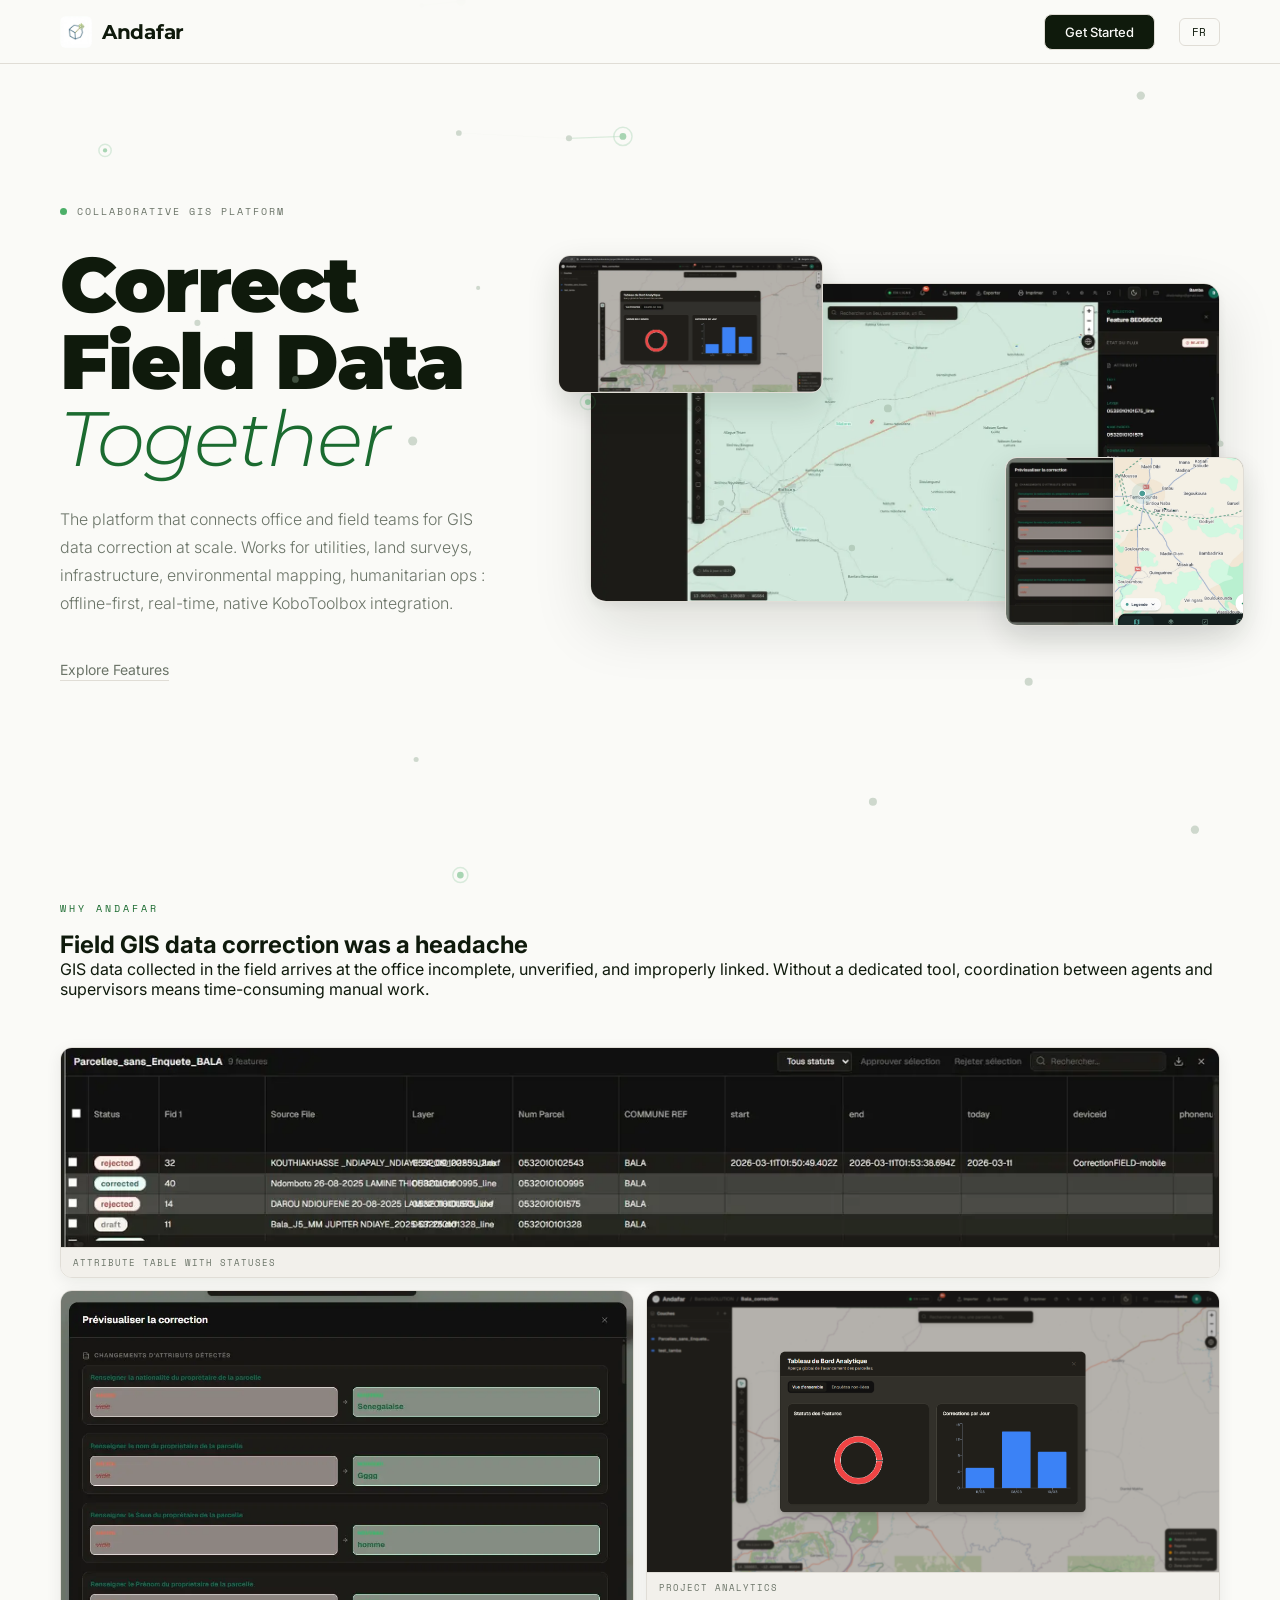
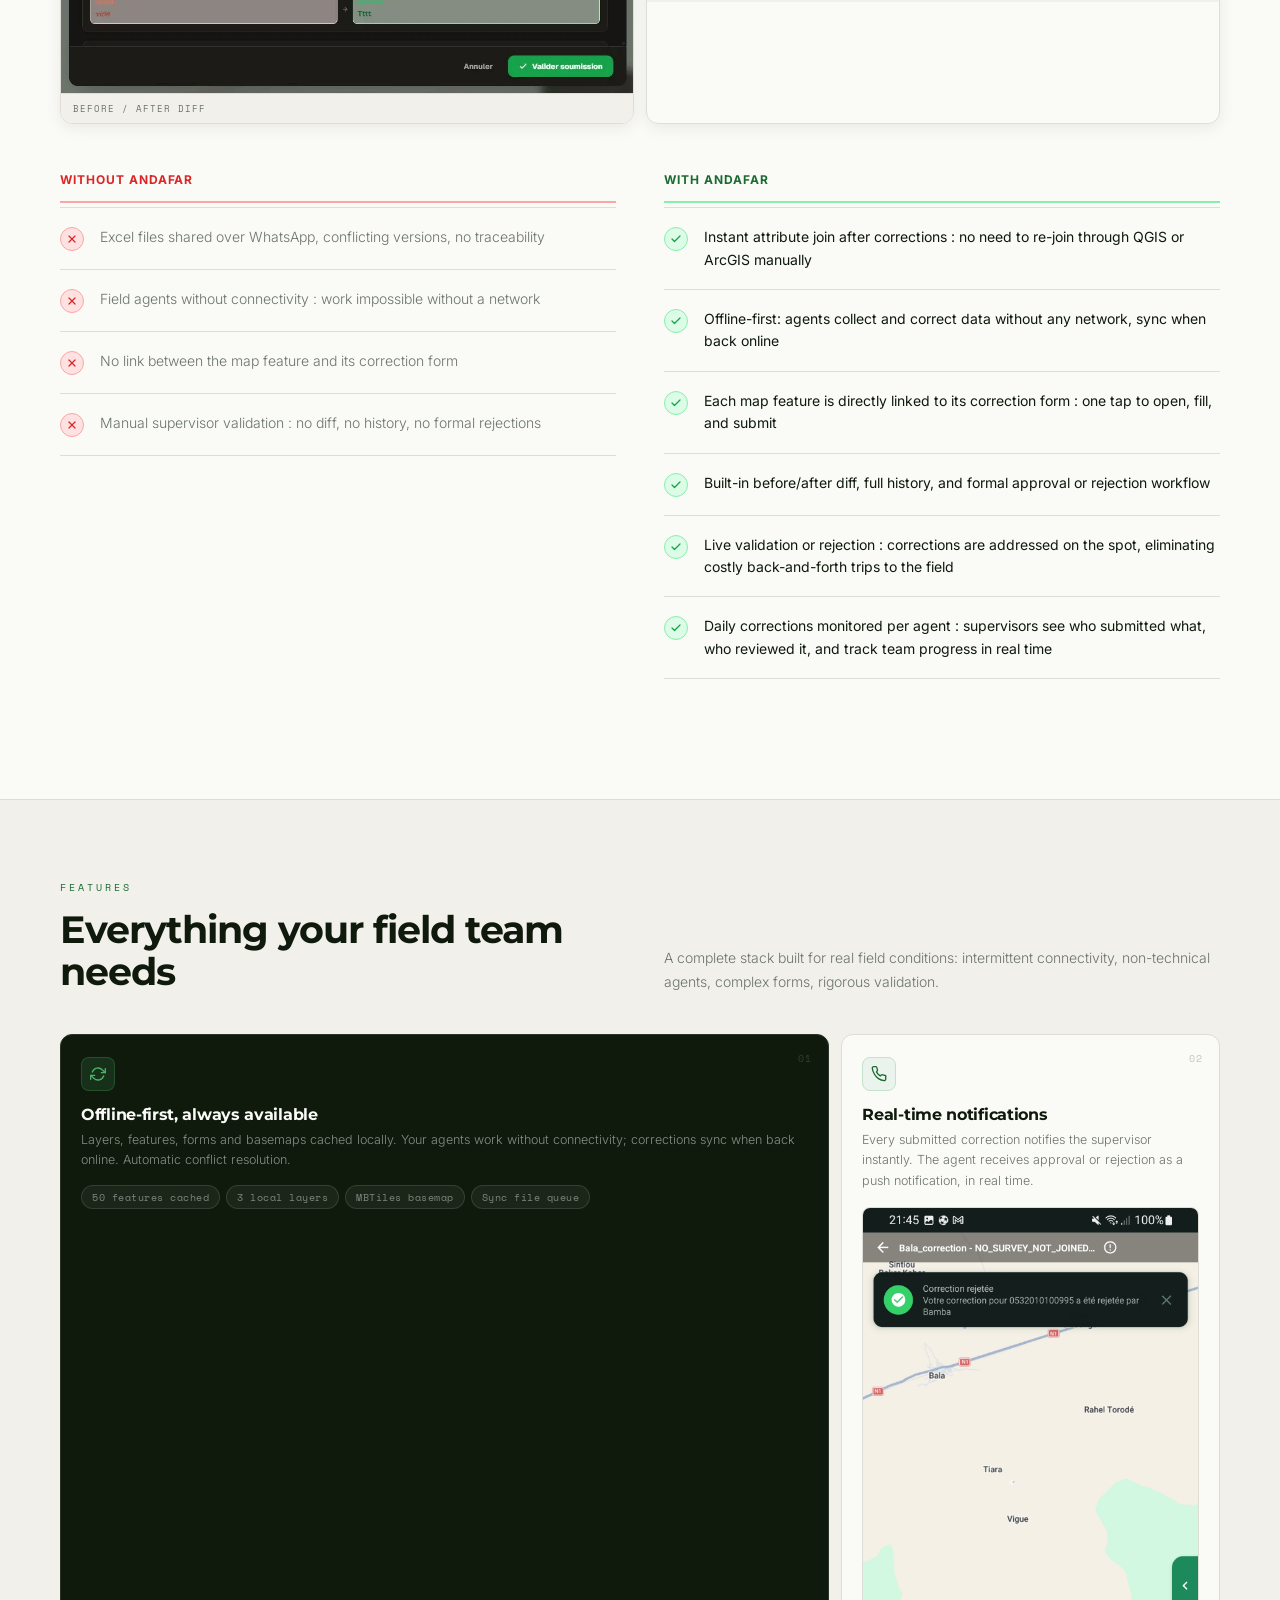
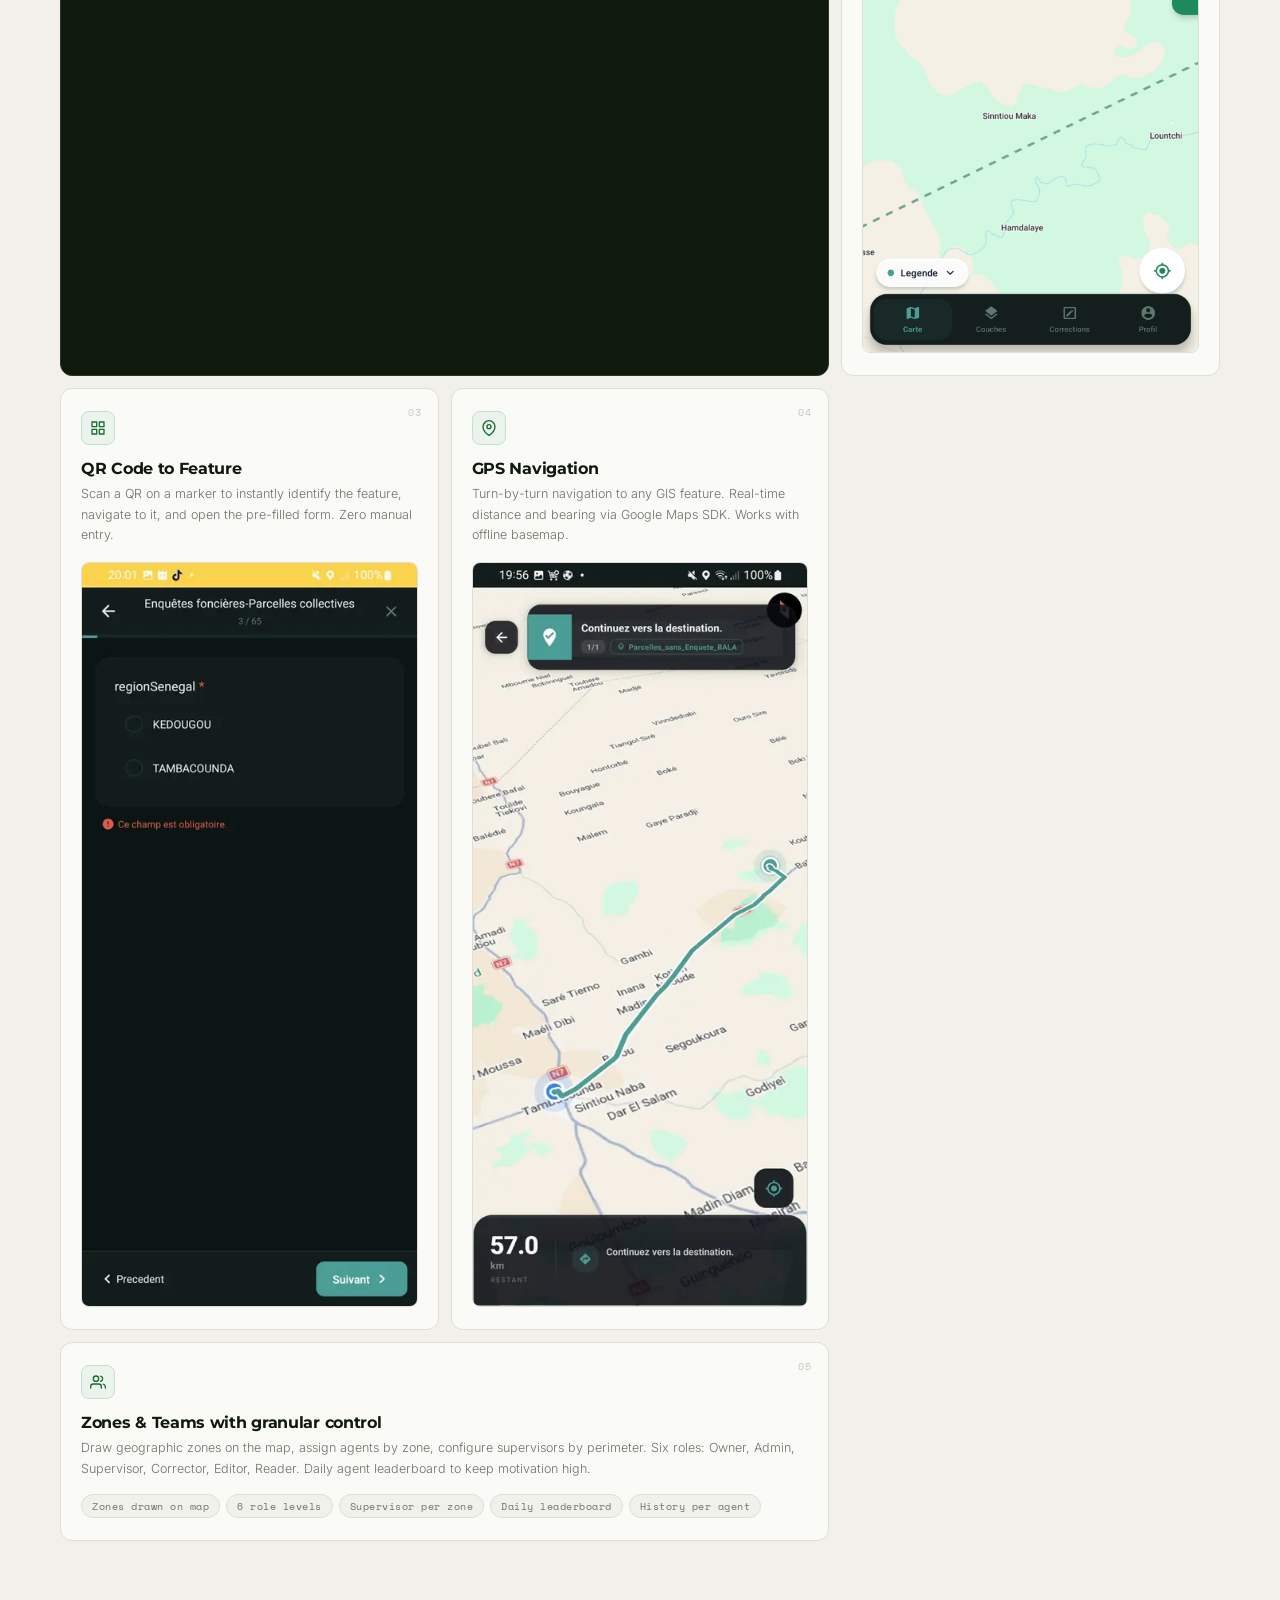
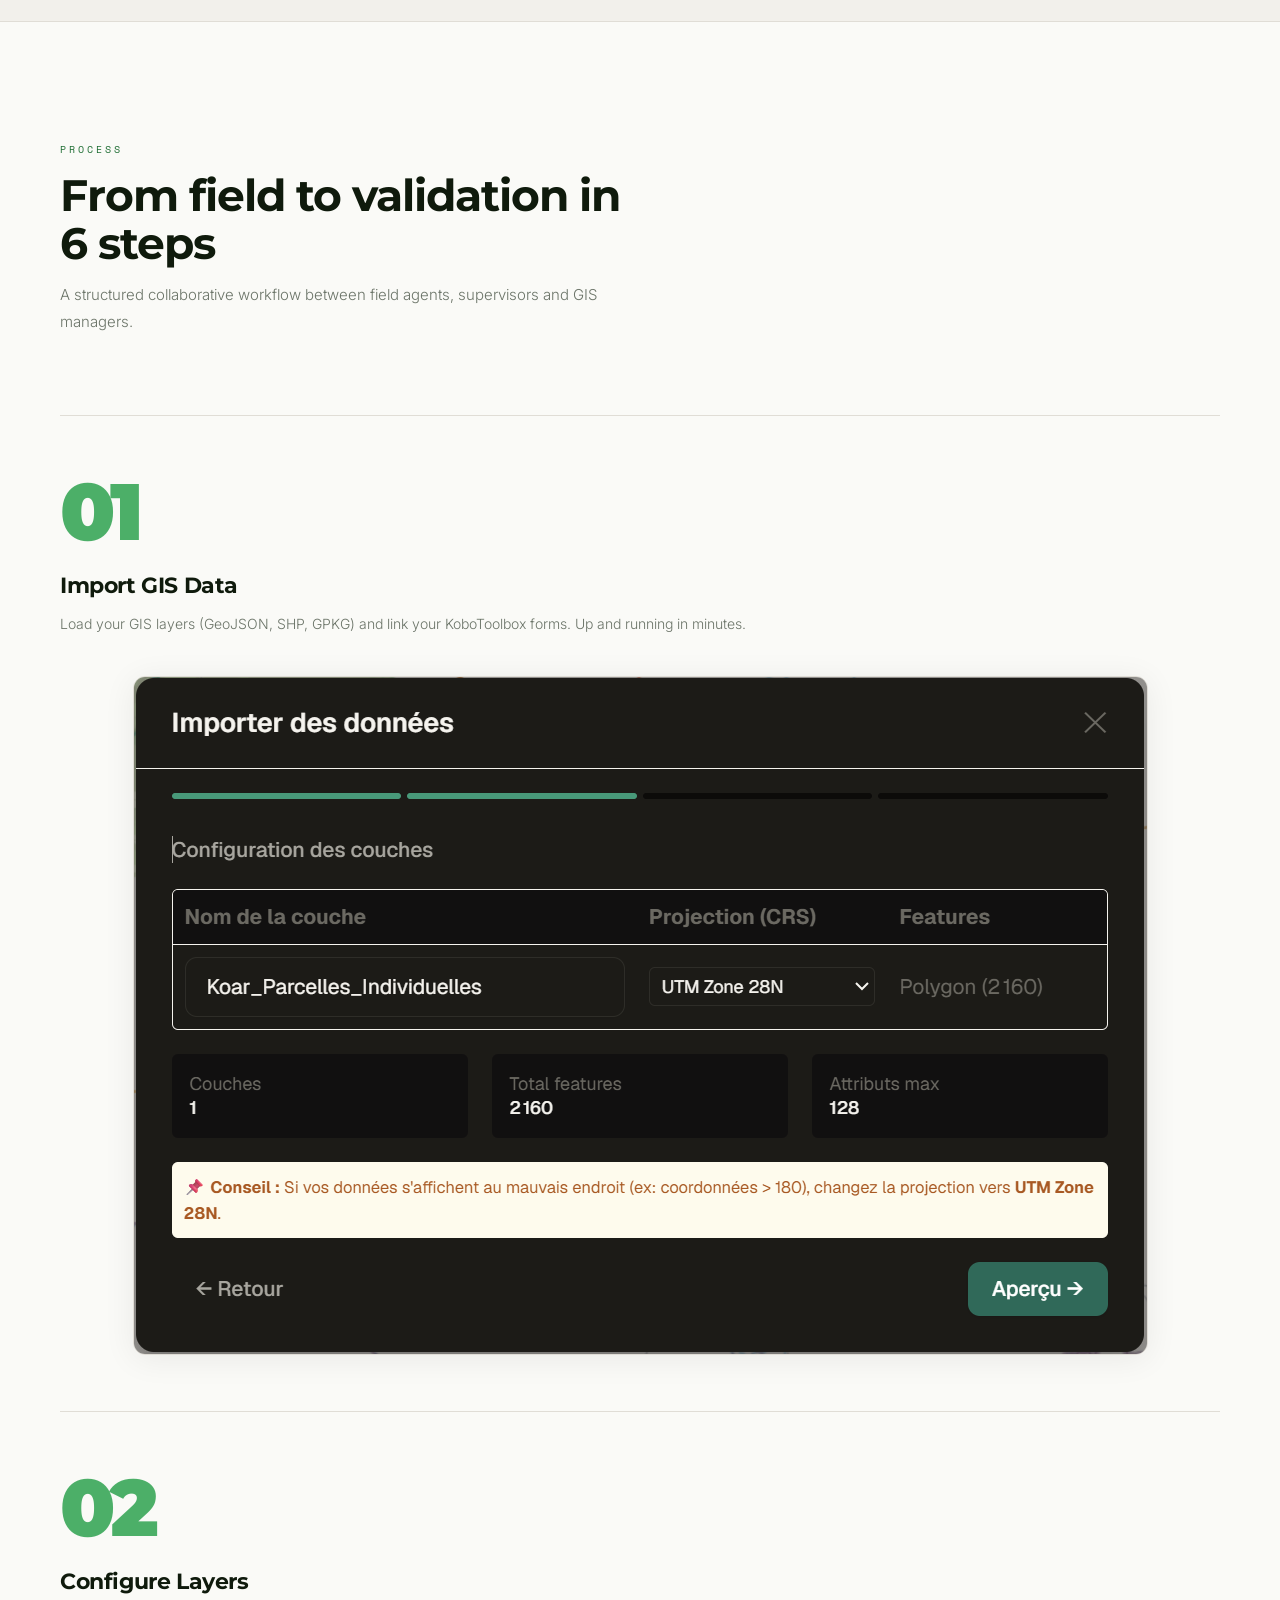
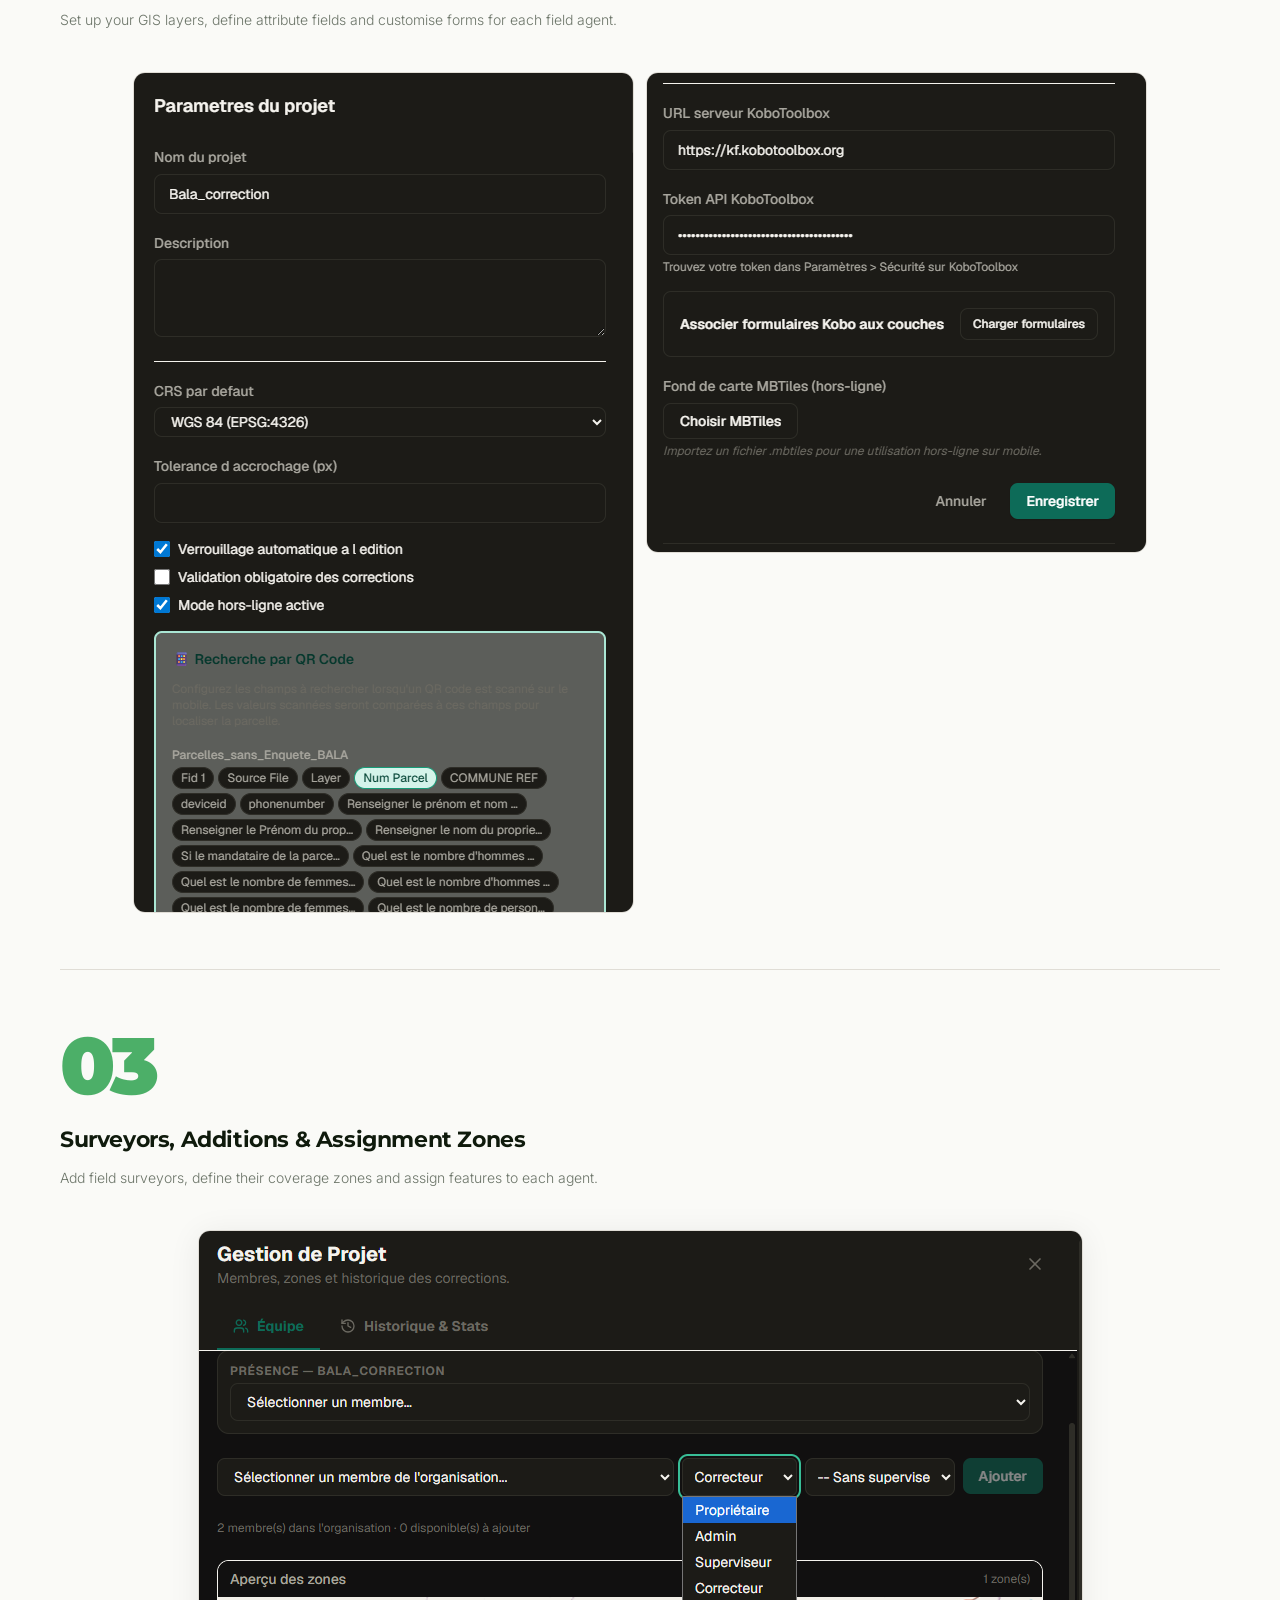
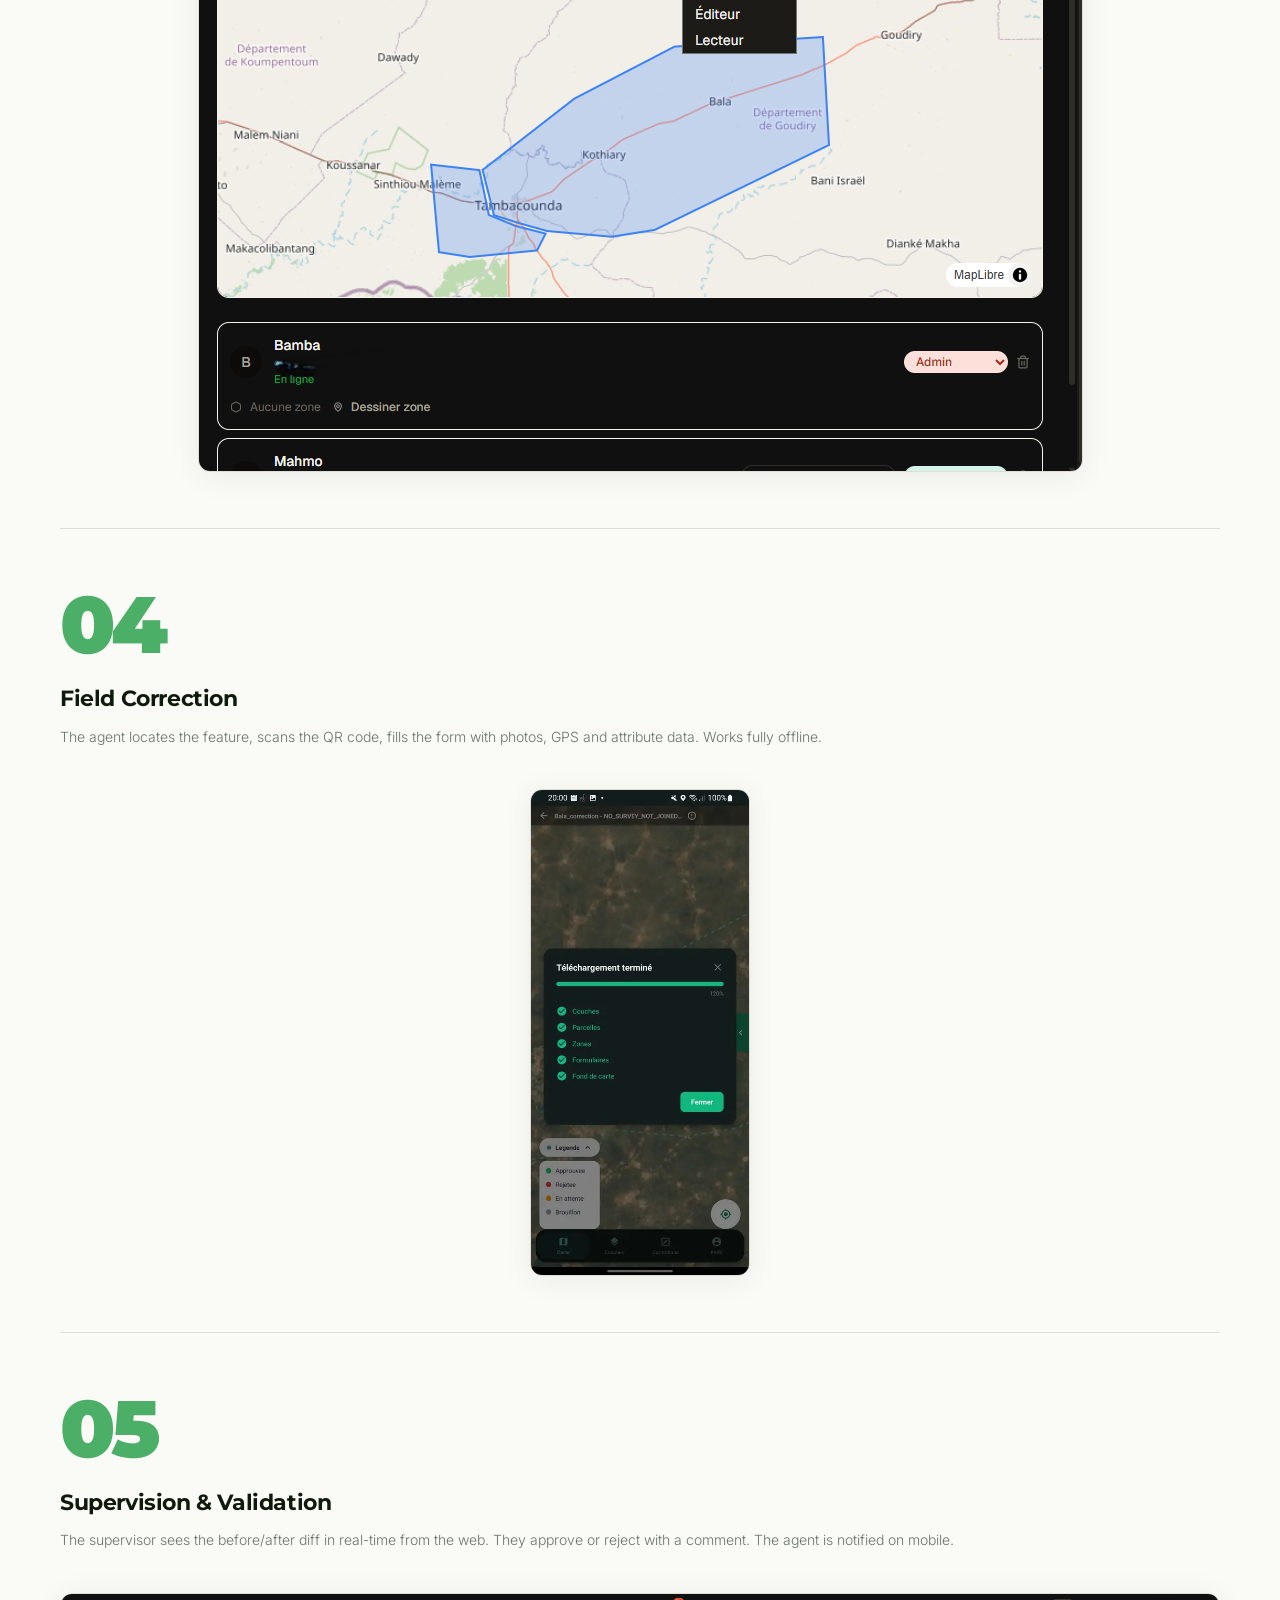
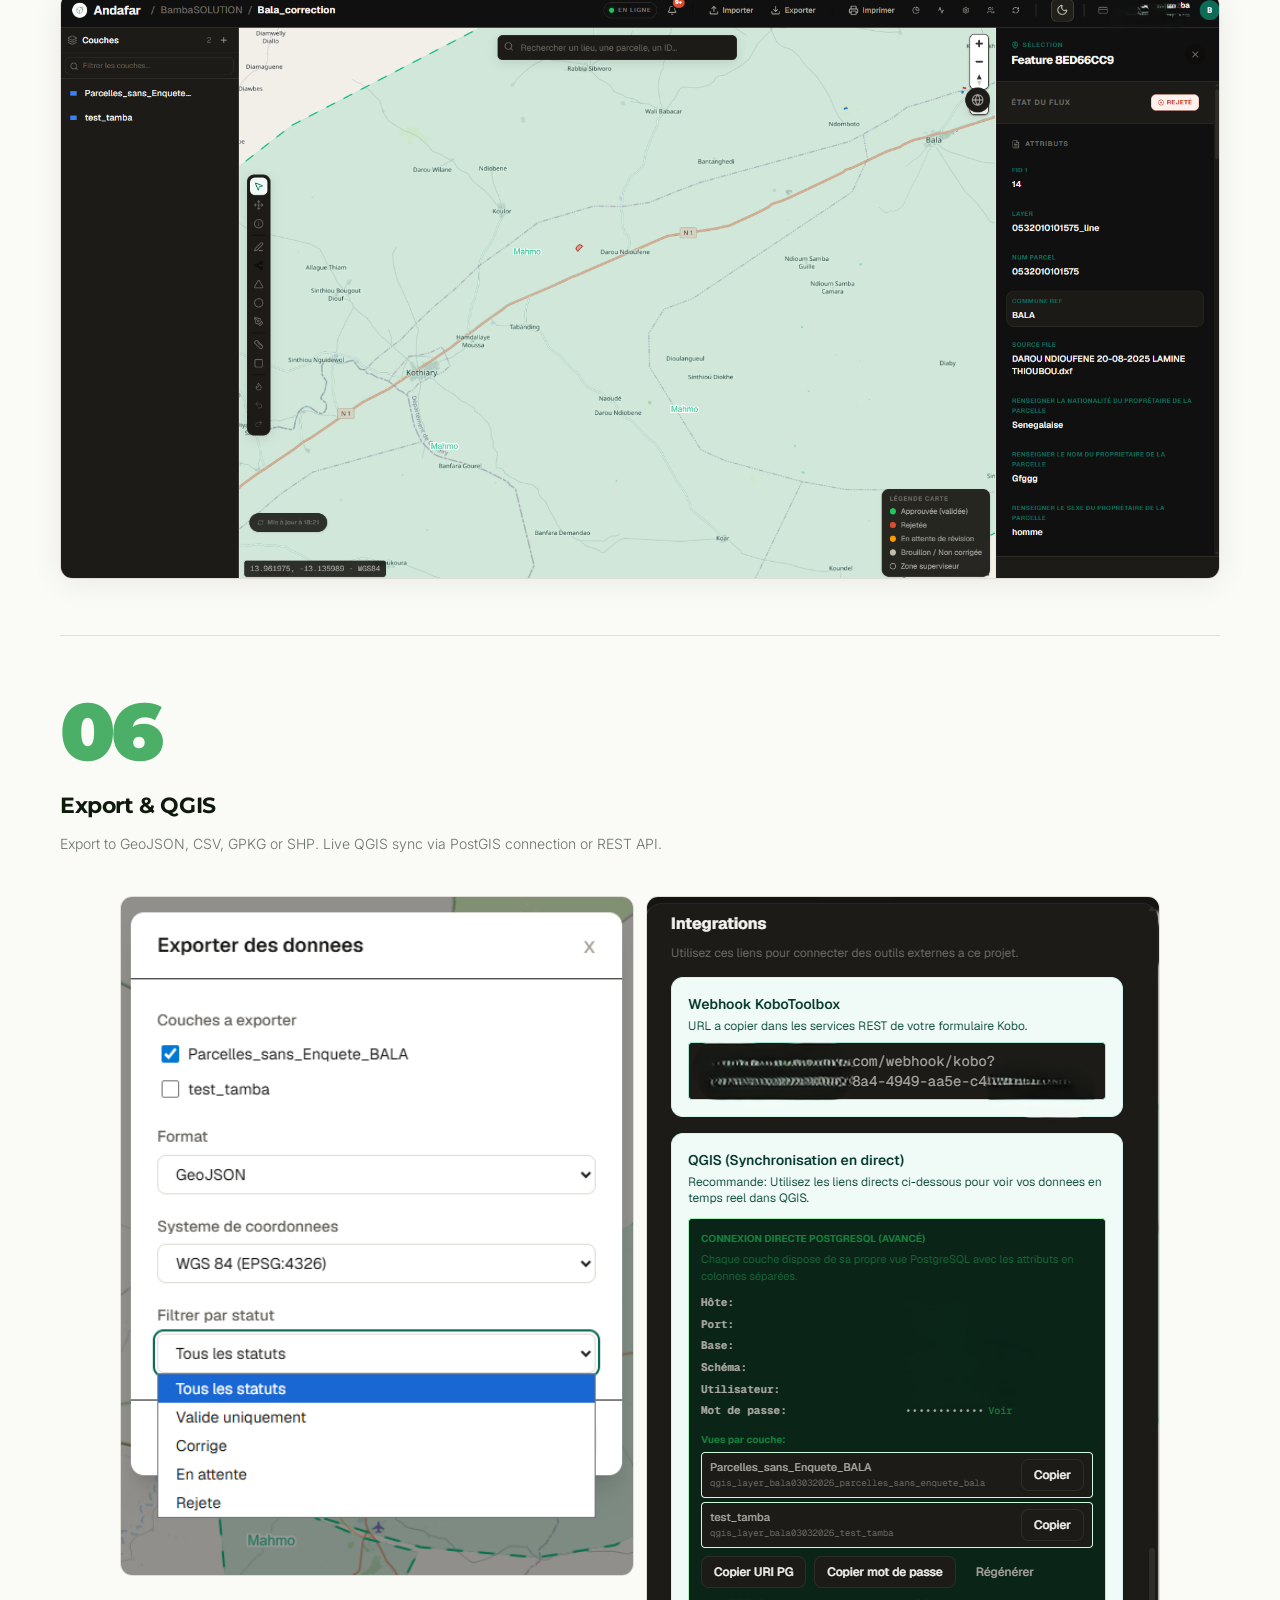
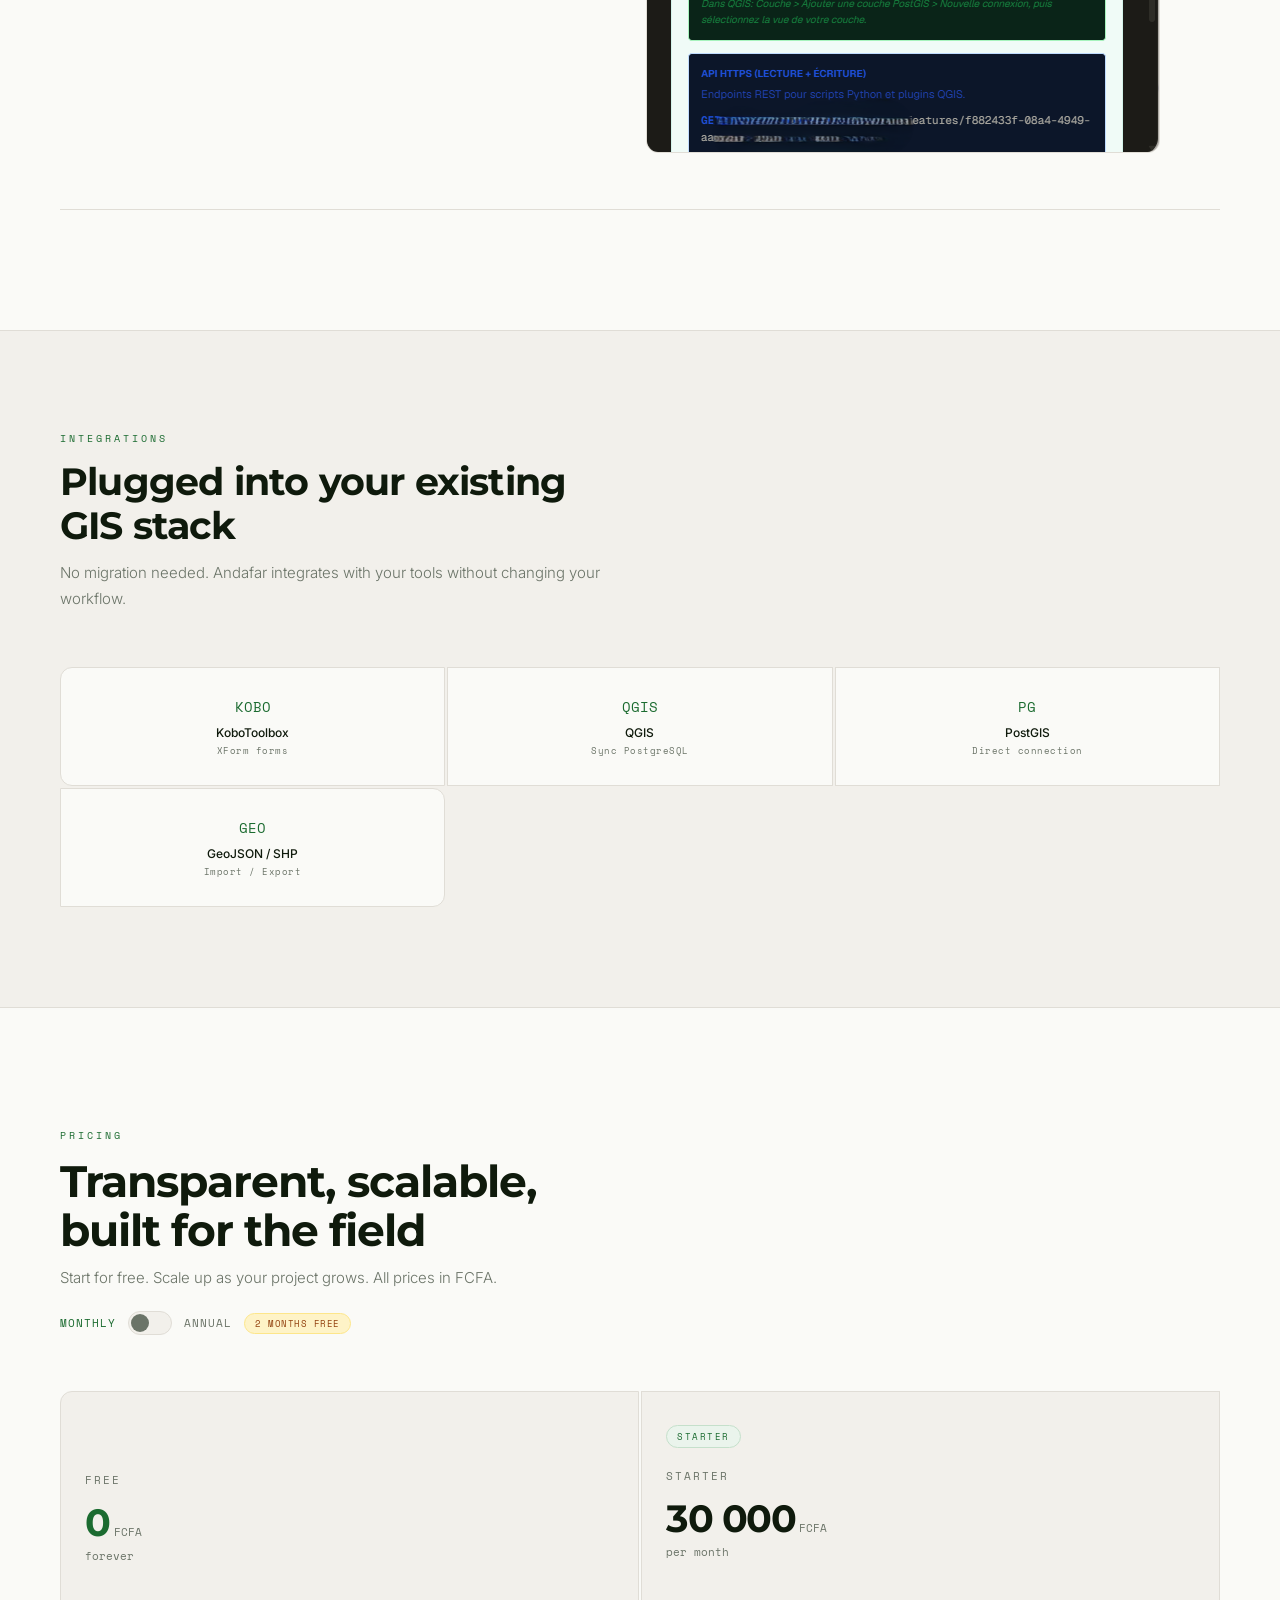
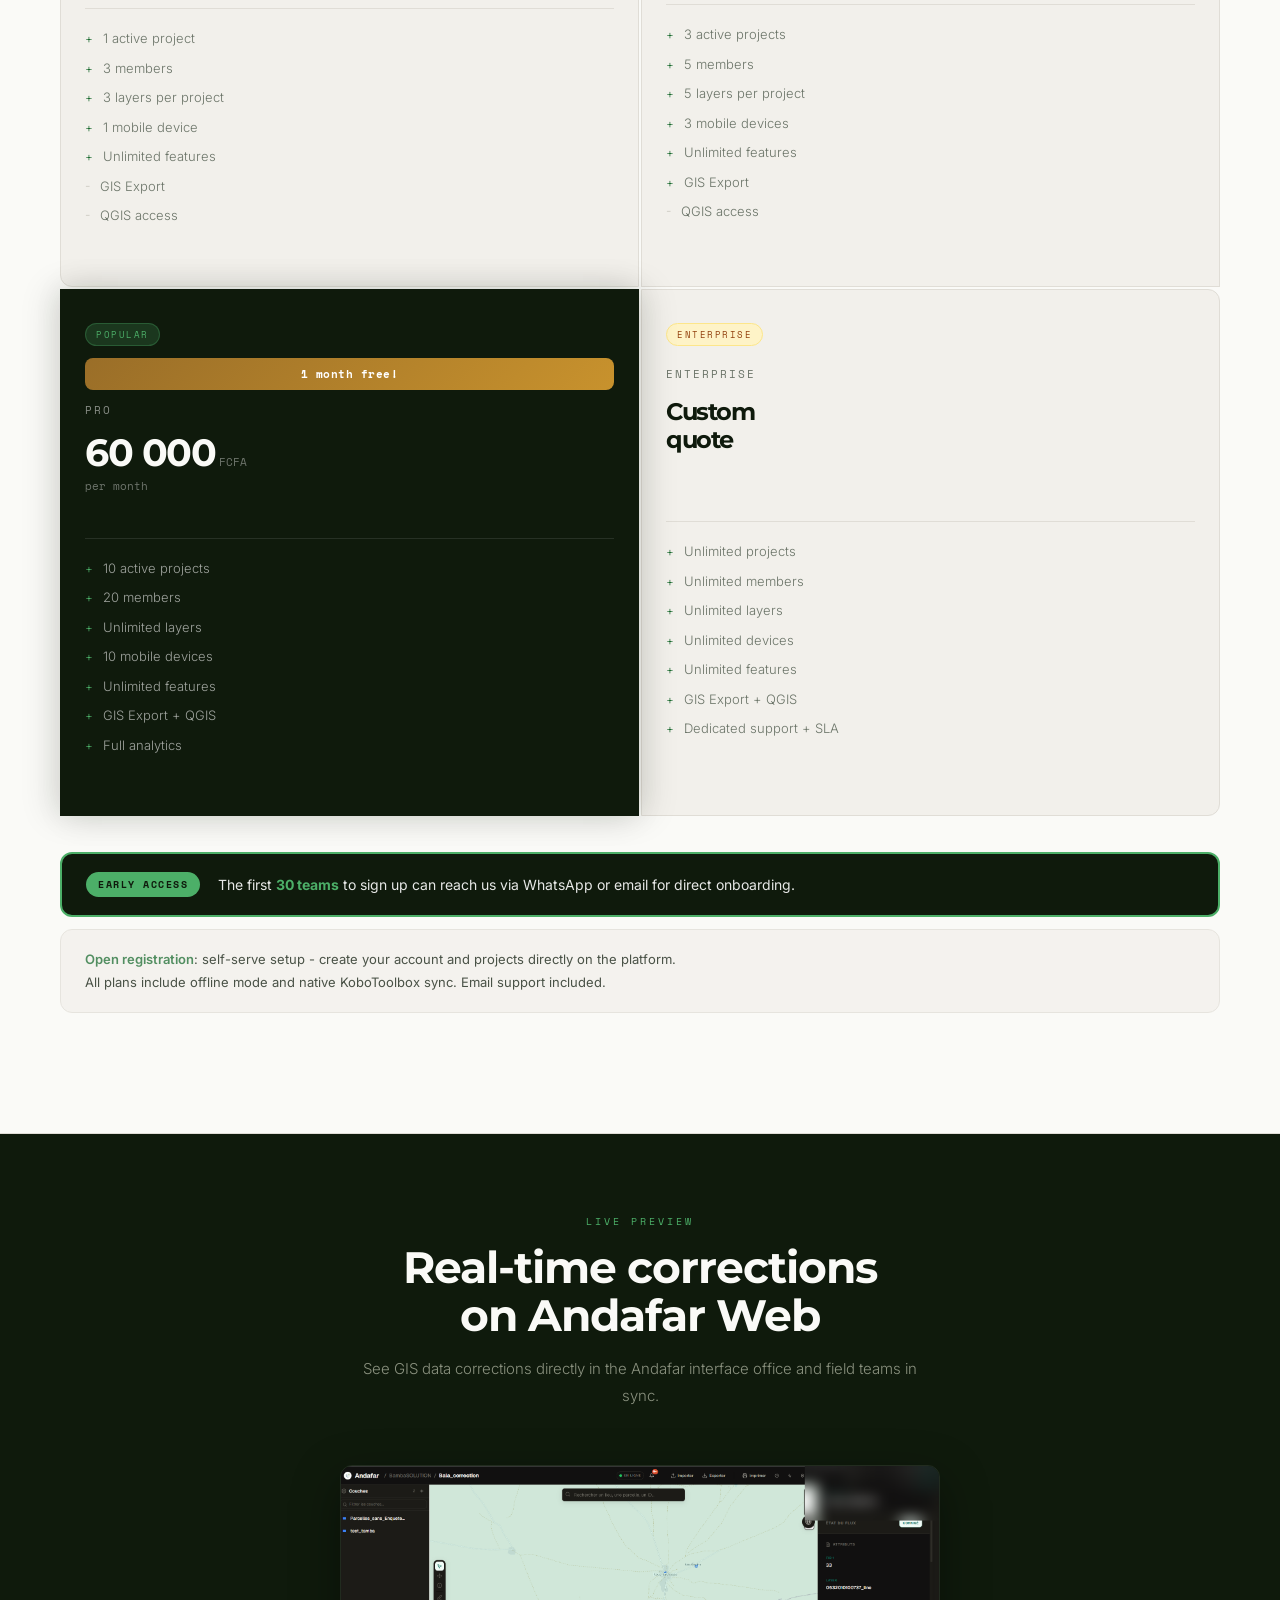
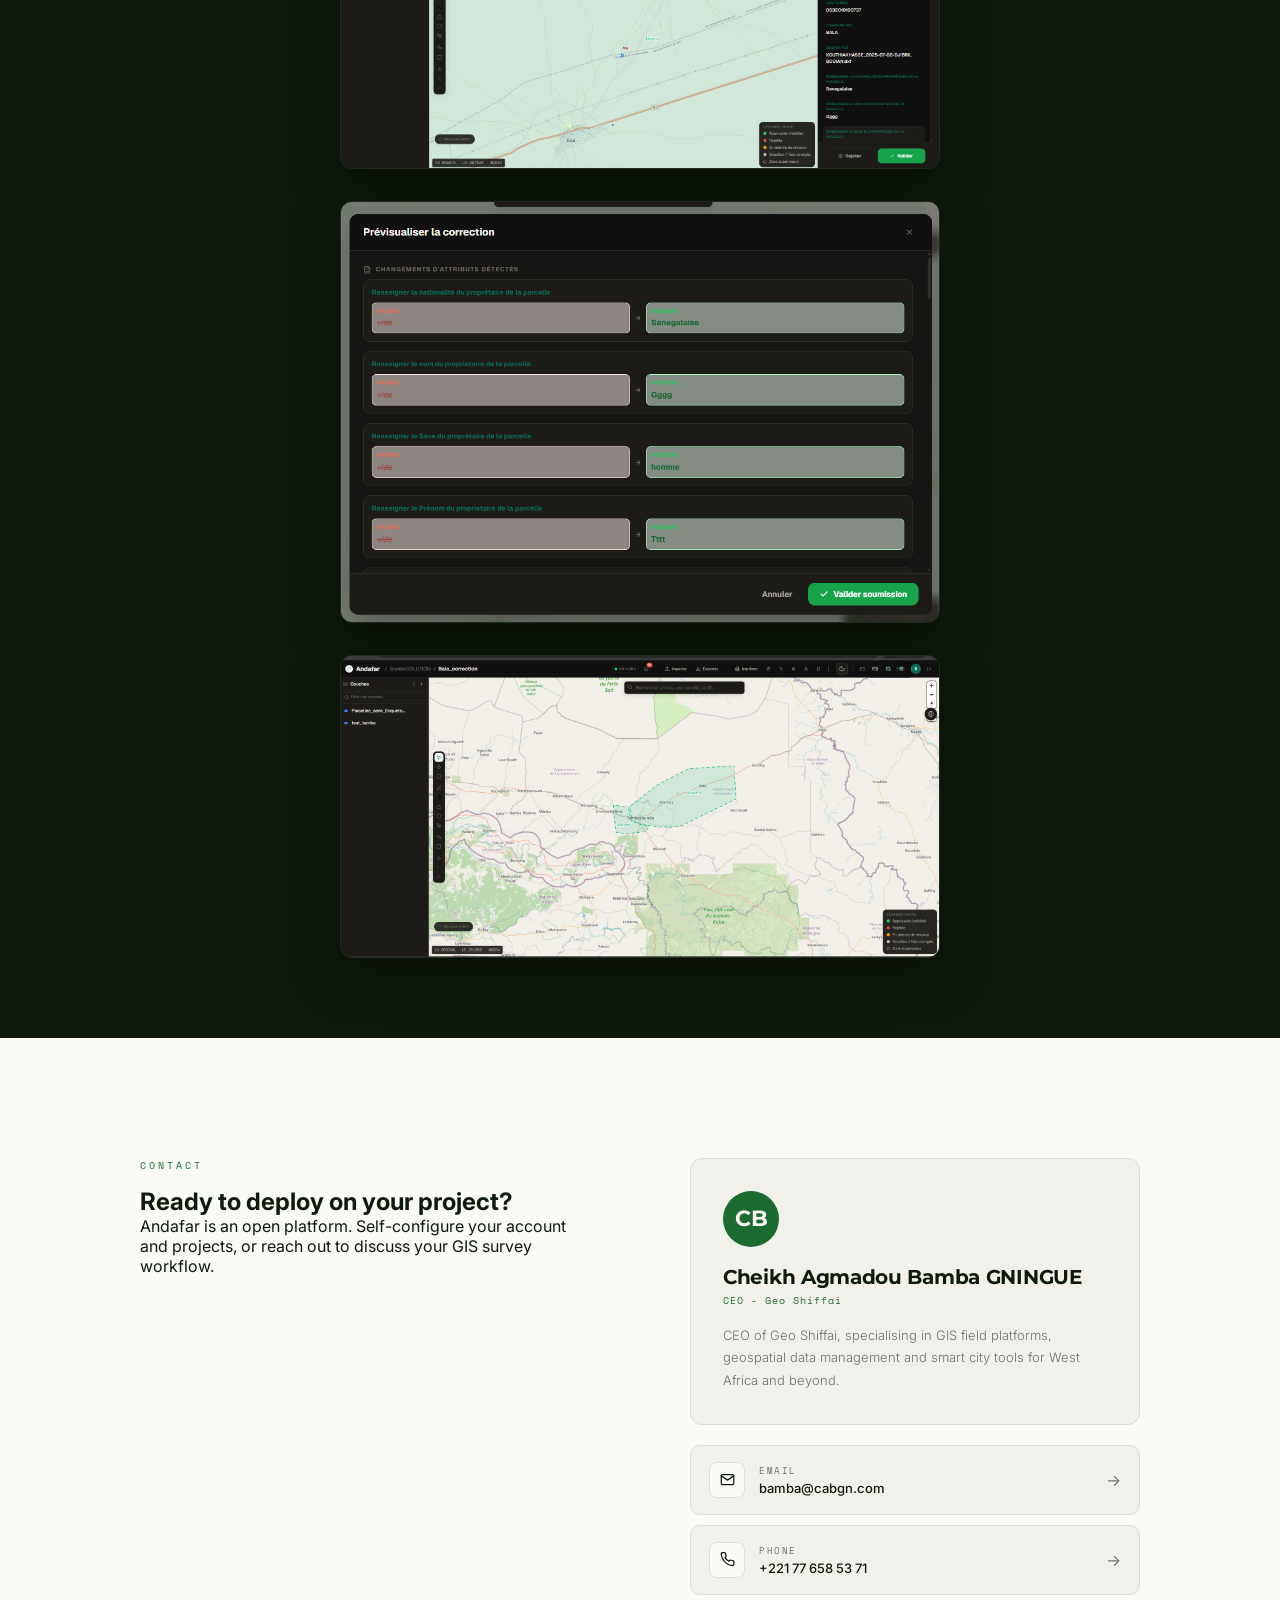
<file: andafar-landing.html>
﻿<!DOCTYPE html>
<html lang="en">
<head>
<meta charset="UTF-8"/>
<meta name="viewport" content="width=device-width, initial-scale=1.0"/>
<title>Andafar — Correct Field GIS Data Together</title>
<link rel="preconnect" href="https://fonts.googleapis.com"/>
<link rel="preconnect" href="https://fonts.gstatic.com" crossorigin/>
<link href="https://fonts.googleapis.com/css2?family=Inter:wght@300;400;500;600&family=Montserrat:wght@600;700;800;900&family=Space+Mono:wght@400;700&display=swap" rel="stylesheet"/>
<link rel="stylesheet" href="styles.css"/>
<link rel="icon" type="image/png" href="logo.png"/>
<meta name="description" content="Andafar — The collaborative GIS platform for correcting field data together. Offline-first, real-time, native KoboToolbox integration."/>
<meta name="theme-color" content="#1B6B30"/>
<meta property="og:title" content="Andafar — Correct Field GIS Data Together"/>
<meta property="og:description" content="The platform that connects office and field teams for GIS data correction at any scale — utilities, land surveys, infrastructure, and more."/>
<meta property="og:type" content="website"/>
<meta property="og:image" content="logo.png"/>
<meta name="twitter:card" content="summary_large_image"/>
<!-- STYLE MOVED TO styles.css -->
</head>
<body>
<a href="#hero" class="skip-link">Skip to main content</a>

<!-- NAV -->
<nav aria-label="Navigation principale">
  <div class="nav-logo">
    <img src="logo.png" alt="Andafar" class="nav-logo-img"/>
    Andafar
  </div>
  <div class="nav-right">
    <a href="https://andafar.cabgn.com" class="nav-tag nav-cta" target="_blank" rel="noopener noreferrer">Get Started</a>
    <button class="lang-toggle" type="button" aria-label="Toggle language">FR</button>
  </div>
</nav>

<!-- HERO -->
<section id="hero" aria-label="Hero">
  <div class="hero-inner">
    <div>
      <div class="hero-label">
        <div class="hero-label-dot"></div>
        <span class="hero-label-txt">Collaborative GIS Platform</span>
      </div>
      <h1 class="hero-title">
        Correct Field Data<br/><span class="line-accent">Together</span>
      </h1>
      <p class="hero-sub">The platform that connects office and field teams for GIS data correction at scale. Works for utilities, land surveys, infrastructure, environmental mapping, humanitarian ops — offline-first, real-time, native KoboToolbox integration.</p>
      <div class="hero-actions">
        <a href="#features" class="btn-ghost">Explore Features</a>
      </div>
    </div>
    <div class="hero-image-wrap">
      <img src="[data-uri]" alt="Andafar interface" class="hero-img-main"/>
      <div class="hero-img-float top-left">
        <img src="[data-uri]" alt="Analytics Andafar"/>
      </div>
      <div class="hero-img-float bot-right">
        <img src="[data-uri]" alt="Correction preview"/>
      <img src="For_landingpage/Screenshot_20260311-195546_Andafar.jpg" alt="Application mobile Andafar" class="hero-mobile-preview"/>
      </div>
    </div>
  </div>
</section>

<!-- PROBLEM -->
<section id="problem">
  <div class="problem-inner">
    <div class="problem-header reveal">
      <span class="section-label">Why Andafar</span>
      <h2>Field GIS data correction was a headache</h2>
      <p>GIS data collected in the field arrives at the office incomplete, unverified, and improperly linked. Without a dedicated tool, coordination between agents and supervisors means time-consuming manual work.</p>
    </div>
    <div class="problem-compare reveal" style="transition-delay:0.3s">
      <div class="problem-col problem-cons">
        <h3 class="compare-heading cons-heading">Without Andafar</h3>
        <ul class="pain-list">
        <li class="pain-item">
          <div class="pain-marker">
            <svg viewBox="0 0 24 24" fill="none" stroke="#DC2626" stroke-width="2.5" stroke-linecap="round"><line x1="18" y1="6" x2="6" y2="18"/><line x1="6" y1="6" x2="18" y2="18"/></svg>
          </div>
          <span class="pain-text">Excel files shared over WhatsApp, conflicting versions, no traceability</span>
        </li>
        <li class="pain-item">
          <div class="pain-marker">
            <svg viewBox="0 0 24 24" fill="none" stroke="#DC2626" stroke-width="2.5" stroke-linecap="round"><line x1="18" y1="6" x2="6" y2="18"/><line x1="6" y1="6" x2="18" y2="18"/></svg>
          </div>
          <span class="pain-text">Field agents without connectivity — work impossible without a network</span>
        </li>
        <li class="pain-item">
          <div class="pain-marker">
            <svg viewBox="0 0 24 24" fill="none" stroke="#DC2626" stroke-width="2.5" stroke-linecap="round"><line x1="18" y1="6" x2="6" y2="18"/><line x1="6" y1="6" x2="18" y2="18"/></svg>
          </div>
          <span class="pain-text">No link between the map feature and its correction form</span>
        </li>
        <li class="pain-item">
          <div class="pain-marker">
            <svg viewBox="0 0 24 24" fill="none" stroke="#DC2626" stroke-width="2.5" stroke-linecap="round"><line x1="18" y1="6" x2="6" y2="18"/><line x1="6" y1="6" x2="18" y2="18"/></svg>
          </div>
          <span class="pain-text">Manual supervisor validation — no diff, no history, no formal rejections</span>
        </li>
      </ul>
      </div>
      <div class="problem-col problem-pros">
        <h3 class="compare-heading pros-heading">With Andafar</h3>
      <ul class="pro-list">
        <li class="pro-item">
          <div class="pro-marker">
            <svg viewBox="0 0 24 24" fill="none" stroke="#16A34A" stroke-width="2.5" stroke-linecap="round" stroke-linejoin="round"><polyline points="20 6 9 17 4 12"/></svg>
          </div>
          <span class="pro-text">Instant attribute join after corrections — no need to re-join through QGIS or ArcGIS manually</span>
        </li>
        <li class="pro-item">
          <div class="pro-marker">
            <svg viewBox="0 0 24 24" fill="none" stroke="#16A34A" stroke-width="2.5" stroke-linecap="round" stroke-linejoin="round"><polyline points="20 6 9 17 4 12"/></svg>
          </div>
          <span class="pro-text">Offline-first: agents collect and correct data without any network, sync when back online</span>
        </li>
        <li class="pro-item">
          <div class="pro-marker">
            <svg viewBox="0 0 24 24" fill="none" stroke="#16A34A" stroke-width="2.5" stroke-linecap="round" stroke-linejoin="round"><polyline points="20 6 9 17 4 12"/></svg>
          </div>
          <span class="pro-text">Each map feature is directly linked to its correction form — one tap to open, fill, and submit</span>
        </li>
        <li class="pro-item">
          <div class="pro-marker">
            <svg viewBox="0 0 24 24" fill="none" stroke="#16A34A" stroke-width="2.5" stroke-linecap="round" stroke-linejoin="round"><polyline points="20 6 9 17 4 12"/></svg>
          </div>
          <span class="pro-text">Built-in before/after diff, full history, and formal approval or rejection workflow</span>
        </li>
        <li class="pro-item">
          <div class="pro-marker">
            <svg viewBox="0 0 24 24" fill="none" stroke="#16A34A" stroke-width="2.5" stroke-linecap="round" stroke-linejoin="round"><polyline points="20 6 9 17 4 12"/></svg>
          </div>
          <span class="pro-text">Live validation or rejection — corrections are addressed on the spot, eliminating costly back-and-forth trips to the field</span>
        </li>
        <li class="pro-item">
          <div class="pro-marker">
            <svg viewBox="0 0 24 24" fill="none" stroke="#16A34A" stroke-width="2.5" stroke-linecap="round" stroke-linejoin="round"><polyline points="20 6 9 17 4 12"/></svg>
          </div>
          <span class="pro-text">Daily corrections monitored per agent — supervisors see who submitted what, who reviewed it, and track team progress in real time</span>
        </li>
      </ul>
      </div>
    </div>
    <div class="problem-screens reveal" style="transition-delay:0.15s">
      <div class="prob-img span2">
        <img src="[data-uri]" alt="Andafar attribute table"/>
        <div class="prob-img-label">Attribute table with statuses</div>
      </div>
      <div class="prob-img">
        <img src="[data-uri]" alt="Correction preview"/>
        <div class="prob-img-label">Before / after diff</div>
      </div>
      <div class="prob-img">
        <img src="For_landingpage\Capture d'écran 2026-03-11 181906.png" alt="Project analytics dashboard"/>
        <div class="prob-img-label">Project analytics</div>
      </div>
    </div>
  </div>
</section>

<!-- FEATURES -->
<section id="features">
  <div class="features-inner">
    <div class="features-top reveal">
      <div>
        <span class="section-label">Features</span>
        <h2>Everything your field team needs</h2>
      </div>
      <p>A complete stack built for real field conditions: intermittent connectivity, non-technical agents, complex forms, rigorous validation.</p>
    </div>
    <div class="feat-grid">

      <div class="feat-card wide dark" style="transition-delay:0.0s">
        <div class="feat-num">01</div>
        <div class="feat-icon-wrap">
          <svg viewBox="0 0 24 24" fill="none" stroke="#4CAF68" stroke-width="2" stroke-linecap="round" stroke-linejoin="round"><polyline points="23 4 23 10 17 10"/><polyline points="1 20 1 14 7 14"/><path d="M3.51 9a9 9 0 0 1 14.85-3.36L23 10M1 14l4.64 4.36A9 9 0 0 0 20.49 15"/></svg>
        </div>
        <div class="feat-title">Offline-first, always available</div>
        <div class="feat-body">Layers, features, forms and basemaps cached locally. Your agents work without connectivity; corrections sync when back online. Automatic conflict resolution.</div>
        <div class="feat-pills">
          <span class="feat-pill">50 features cached</span>
          <span class="feat-pill">3 local layers</span>
          <span class="feat-pill">MBTiles basemap</span>
          <span class="feat-pill">Sync file queue</span>
        </div>
      </div>

      <div class="feat-card" style="transition-delay:0.1s">
        <div class="feat-num">02</div>
        <div class="feat-icon-wrap">
          <svg viewBox="0 0 24 24" fill="none" stroke="#1B6B30" stroke-width="2" stroke-linecap="round" stroke-linejoin="round"><path d="M22 16.92v3a2 2 0 0 1-2.18 2 19.79 19.79 0 0 1-8.63-3.07A19.5 19.5 0 0 1 4.99 12 19.79 19.79 0 0 1 1.95 3.18 2 2 0 0 1 3.92 1h3a2 2 0 0 1 2 1.72c.127.96.361 1.903.7 2.81a2 2 0 0 1-.45 2.11L8.09 8.91a16 16 0 0 0 6 6l1.27-1.27a2 2 0 0 1 2.11-.45c.907.339 1.85.573 2.81.7A2 2 0 0 1 22 16.92z"/></svg>
        </div>
        <div class="feat-title">Real-time notifications</div>
        <div class="feat-body">Every submitted correction notifies the supervisor instantly. The agent receives approval or rejection as a push notification, in real time.</div>
        <div class="feat-screen">
          <img src="For_landingpage/Screenshot_20260311-214551_Andafar.jpg" alt="Notifications mobile"/>
        </div>
      </div>

      <div class="feat-card" style="transition-delay:0.2s">
        <div class="feat-num">03</div>
        <div class="feat-icon-wrap">
          <svg viewBox="0 0 24 24" fill="none" stroke="#1B6B30" stroke-width="2" stroke-linecap="round" stroke-linejoin="round"><rect x="3" y="3" width="7" height="7"/><rect x="14" y="3" width="7" height="7"/><rect x="14" y="14" width="7" height="7"/><rect x="3" y="14" width="7" height="7"/></svg>
        </div>
        <div class="feat-title">QR Code to Feature</div>
        <div class="feat-body">Scan a QR on a marker to instantly identify the feature, navigate to it, and open the pre-filled form. Zero manual entry.</div>
        <div class="feat-screen">
          <img src="[data-uri]" alt="QR Scanner"/>
        </div>
      </div>

      <div class="feat-card" style="transition-delay:0.3s">
        <div class="feat-num">04</div>
        <div class="feat-icon-wrap">
          <svg viewBox="0 0 24 24" fill="none" stroke="#1B6B30" stroke-width="2" stroke-linecap="round" stroke-linejoin="round"><path d="M21 10c0 7-9 13-9 13s-9-6-9-13a9 9 0 0 1 18 0z"/><circle cx="12" cy="10" r="3"/></svg>
        </div>
        <div class="feat-title">GPS Navigation</div>
        <div class="feat-body">Turn-by-turn navigation to any GIS feature. Real-time distance and bearing via Google Maps SDK. Works with offline basemap.</div>
        <div class="feat-screen">
          <img src="[data-uri]" alt="GPS Navigation preview"/>
        </div>
      </div>

      <div class="feat-card wide" style="transition-delay:0.4s">
        <div class="feat-num">05</div>
        <div class="feat-icon-wrap">
          <svg viewBox="0 0 24 24" fill="none" stroke="#1B6B30" stroke-width="2" stroke-linecap="round" stroke-linejoin="round"><path d="M17 21v-2a4 4 0 0 0-4-4H5a4 4 0 0 0-4 4v2"/><circle cx="9" cy="7" r="4"/><path d="M23 21v-2a4 4 0 0 0-3-3.87"/><path d="M16 3.13a4 4 0 0 1 0 7.75"/></svg>
        </div>
        <div class="feat-title">Zones &amp; Teams with granular control</div>
        <div class="feat-body">Draw geographic zones on the map, assign agents by zone, configure supervisors by perimeter. Six roles: Owner, Admin, Supervisor, Corrector, Editor, Reader. Daily agent leaderboard to keep motivation high.</div>
        <div class="feat-pills">
          <span class="feat-pill">Zones drawn on map</span>
          <span class="feat-pill">6 role levels</span>
          <span class="feat-pill">Supervisor per zone</span>
          <span class="feat-pill">Daily leaderboard</span>
          <span class="feat-pill">History per agent</span>
        </div>
      </div>

    </div>
  </div>
</section>

<!-- WORKFLOW -->
<section id="workflow">
  <div class="workflow-inner">
    <div class="workflow-head reveal">
      <span class="section-label">Process</span>
      <h2>From field to validation in 6 steps</h2>
      <p>A structured collaborative workflow between field agents, supervisors and GIS managers.</p>
    </div>
    <div class="workflow-grid">
      <div class="wf-step" style="transition-delay:0.0s">
        <div class="wf-step-text">
          <div class="wf-step-num">01</div>
          <h4>Import GIS Data</h4>
          <p>Load your GIS layers (GeoJSON, SHP, GPKG) and link your KoboToolbox forms. Up and running in minutes.</p>
        </div>
        <div class="wf-step-img">
          <img src="For_landingpage/Capture d'écran 2026-03-12 004022.png" alt="Import GIS data"/>
        </div>
      </div>
      <div class="wf-step" style="transition-delay:0.1s">
        <div class="wf-step-text">
          <div class="wf-step-num">02</div>
          <h4>Configure Layers</h4>
          <p>Set up your GIS layers, define attribute fields and customise forms for each field agent.</p>
        </div>
        <div class="wf-step-images">
          <div class="wf-step-img">
            <img src="For_landingpage/Capture d'écran 2026-03-11 181916.png" alt="Layer configuration"/>
          </div>
          <div class="wf-step-img">
            <img src="For_landingpage/Capture d'écran 2026-03-11 181928.png" alt="Layer settings"/>
          </div>
        </div>
      </div>
      <div class="wf-step" style="transition-delay:0.2s">
        <div class="wf-step-text">
          <div class="wf-step-num">03</div>
          <h4>Surveyors, Additions &amp; Assignment Zones</h4>
          <p>Add field surveyors, define their coverage zones and assign features to each agent.</p>
        </div>
        <div class="wf-step-img">
          <img src="For_landingpage/Capture d'écran 2026-03-11 182053.png" alt="Assignment zones"/>
        </div>
      </div>
      <div class="wf-step" style="transition-delay:0.3s">
        <div class="wf-step-text">
          <div class="wf-step-num">04</div>
          <h4>Field Correction</h4>
          <p>The agent locates the feature, scans the QR code, fills the form with photos, GPS and attribute data. Works fully offline.</p>
        </div>
        <div class="wf-step-img wf-step-img--portrait">
          <img src="[data-uri]" alt="Field mobile app"/>
        </div>
      </div>
      <div class="wf-step" style="transition-delay:0.4s">
        <div class="wf-step-text">
          <div class="wf-step-num">05</div>
          <h4>Supervision &amp; Validation</h4>
          <p>The supervisor sees the before/after diff in real-time from the web. They approve or reject with a comment. The agent is notified on mobile.</p>
        </div>
        <div class="wf-step-img">
          <img src="For_landingpage\Capture d'écran 2026-03-11 182224.png" alt="Web supervision"/>
        </div>
      </div>
      <div class="wf-step" style="transition-delay:0.5s">
        <div class="wf-step-text">
          <div class="wf-step-num">06</div>
          <h4>Export &amp; QGIS</h4>
          <p>Export to GeoJSON, CSV, GPKG or SHP. Live QGIS sync via PostGIS connection or REST API.</p>
        </div>
        <div class="wf-step-images">
          <div class="wf-step-img">
            <img src="For_landingpage/Capture d'écran 2026-03-11 214827.png" alt="Data export"/>
          </div>
          <div class="wf-step-img">
            <img src="For_landingpage/Capture d'écran 2026-03-11 181938.png" alt="QGIS connection"/>
          </div>
        </div>
      </div>
    </div>
  </div>
</section>

<!-- INTEGRATIONS -->
<section id="integrations">
  <div class="integ-inner">
    <div class="integ-head reveal">
      <span class="section-label">Integrations</span>
      <h2>Plugged into your existing GIS stack</h2>
      <p>No migration needed. Andafar integrates with your tools without changing your workflow.</p>
    </div>
    <div class="integ-grid">
      <div class="integ-card" style="transition-delay:0.0s">
        <div class="integ-abbr">KOBO</div>
        <div class="integ-name">KoboToolbox</div>
        <div class="integ-sub">XForm forms</div>
      </div>
      <div class="integ-card" style="transition-delay:0.08s">
        <div class="integ-abbr">QGIS</div>
        <div class="integ-name">QGIS</div>
        <div class="integ-sub">Sync PostgreSQL</div>
      </div>
      <div class="integ-card" style="transition-delay:0.16s">
        <div class="integ-abbr">PG</div>
        <div class="integ-name">PostGIS</div>
        <div class="integ-sub">Direct connection</div>
      </div>
      <div class="integ-card" style="transition-delay:0.24s">
        <div class="integ-abbr">GEO</div>
        <div class="integ-name">GeoJSON / SHP</div>
        <div class="integ-sub">Import / Export</div>
      </div>
    </div>
  </div>
</section>

<!-- PRICING -->
<section id="pricing">
  <div class="pricing-inner">
    <div class="pricing-head reveal">
      <span class="section-label">Pricing</span>
      <h2>Transparent, scalable,<br/>built for the field</h2>
      <p>Start for free. Scale up as your project grows. All prices in FCFA.</p>
      <div class="billing-row">
        <span class="bill-label monthly on" id="lbl-m">MONTHLY</span>
        <div class="bill-track" id="bill-toggle" onclick="toggleBilling()">
          <div class="bill-thumb"></div>
        </div>
        <span class="bill-label annual" id="lbl-a">ANNUAL</span>
        <span class="badge-save">2 MONTHS FREE</span>
      </div>
    </div>
    <div class="pricing-grid">

      <div class="plan-card" style="transition-delay:0.0s">
        <div class="plan-badge free-b">.</div>
        <div class="plan-name">Free</div>
        <div class="plan-price-wrap">
          <span class="plan-amount free">0</span>
          <span class="plan-currency">FCFA</span>
        </div>
        <div class="plan-period">forever</div>
        <div class="plan-annual-note" id="note-free">&nbsp;</div>
        <div class="plan-divider"></div>
        <ul class="plan-features">
          <li><span class="pf-check">+</span>1 active project</li>
          <li><span class="pf-check">+</span>3 members</li>
          <li><span class="pf-check">+</span>3 layers per project</li>
          <li><span class="pf-check">+</span>1 mobile device</li>
          <li><span class="pf-check">+</span>Unlimited features</li>
          <li><span class="pf-cross">-</span>GIS Export</li>
          <li><span class="pf-cross">-</span>QGIS access</li>
        </ul>
      </div>

      <div class="plan-card" style="transition-delay:0.1s">
        <div class="plan-badge popular">Starter</div>
        <div class="plan-name">Starter</div>
        <div class="plan-price-wrap">
          <span class="plan-amount" id="price-starter">30 000</span>
          <span class="plan-currency">FCFA</span>
        </div>
        <div class="plan-period" id="period-starter">per month</div>
        <div class="plan-annual-note" id="note-starter">&nbsp;</div>
        <div class="plan-divider"></div>
        <ul class="plan-features">
          <li><span class="pf-check">+</span>3 active projects</li>
          <li><span class="pf-check">+</span>5 members</li>
          <li><span class="pf-check">+</span>5 layers per project</li>
          <li><span class="pf-check">+</span>3 mobile devices</li>
          <li><span class="pf-check">+</span>Unlimited features</li>
          <li><span class="pf-check">+</span>GIS Export</li>
          <li><span class="pf-cross">-</span>QGIS access</li>
        </ul>
      </div>

      <div class="plan-card featured" style="transition-delay:0.2s">
        <div class="plan-badge featured-b">Popular</div>
        <div class="promo-ribbon">1 month free!</div>
        <div class="plan-name">Pro</div>
        <div class="plan-price-wrap">
          <span class="plan-amount" id="price-pro">60 000</span>
          <span class="plan-currency">FCFA</span>
        </div>
        <div class="plan-period" id="period-pro">per month</div>
        <div class="plan-annual-note" id="note-pro">&nbsp;</div>
        <div class="plan-divider"></div>
        <ul class="plan-features">
          <li><span class="pf-check">+</span>10 active projects</li>
          <li><span class="pf-check">+</span>20 members</li>
          <li><span class="pf-check">+</span>Unlimited layers</li>
          <li><span class="pf-check">+</span>10 mobile devices</li>
          <li><span class="pf-check">+</span>Unlimited features</li>
          <li><span class="pf-check">+</span>GIS Export + QGIS</li>
          <li><span class="pf-check">+</span>Full analytics</li>
        </ul>
      </div>

      <div class="plan-card" style="transition-delay:0.3s">
        <div class="plan-badge enterprise-b">Enterprise</div>
        <div class="plan-name">Enterprise</div>
        <div class="plan-price-wrap">
          <span class="plan-amount ent">Sur<br/>devis</span>
        </div>
        <div class="plan-period">&nbsp;</div>
        <div class="plan-annual-note">&nbsp;</div>
        <div class="plan-divider"></div>
        <ul class="plan-features">
          <li><span class="pf-check">+</span>Unlimited projects</li>
          <li><span class="pf-check">+</span>Unlimited members</li>
          <li><span class="pf-check">+</span>Unlimited layers</li>
          <li><span class="pf-check">+</span>Unlimited devices</li>
          <li><span class="pf-check">+</span>Unlimited features</li>
          <li><span class="pf-check">+</span>GIS Export + QGIS</li>
          <li><span class="pf-check">+</span>Dedicated support + SLA</li>
        </ul>
      </div>
    </div>
    <div class="early-access-banner">
      <span class="ea-badge">Early Access</span>
      <p class="ea-text">The first <strong>30 teams</strong> to sign up can reach us via WhatsApp or email for direct onboarding.</p>
    </div>
    <p class="pricing-note">
      <b>Open registration</b>: self-serve setup - create your account and projects directly on the platform.<br/>
      All plans include offline mode and native KoboToolbox sync. Email support included.
    </p>
  </div>
</section>

<!-- LIVE PREVIEW -->
<section id="live-preview">
  <div class="preview-inner">
    <div class="reveal">
      <span class="section-label">Live Preview</span>
      <h2>Real-time corrections<br/>on Andafar Web</h2>
      <p>See GIS data corrections directly in the Andafar interface — office and field teams in sync.</p>
    </div>
    <div class="screenshots-grid">
      <div class="screenshot-card reveal" style="transition-delay:0.0s">
        <img src="For_landingpage/Capture d'écran 2026-03-11 182336_safe.png" alt="Andafar live correction - map view" loading="lazy"/>
      </div>
      <div class="screenshot-card reveal" style="transition-delay:0.12s">
        <img src="For_landingpage/Capture d'écran 2026-03-11 182343.png" alt="Andafar live correction - feature details" loading="lazy"/>
      </div>
      <div class="screenshot-card reveal" style="transition-delay:0.24s">
        <img src="For_landingpage/Capture d'écran 2026-03-11 181803.png" alt="Andafar live correction - dashboard" loading="lazy"/>
      </div>
    </div>
  </div>
</section>

<!-- CONTACT -->
<section id="contact">
  <div class="contact-inner">
    <div class="reveal">
      <span class="section-label">Contact</span>
      <h2>Ready to deploy on your project?</h2>
      <p>Andafar is an open platform. Self-configure your account and projects, or reach out to discuss your GIS survey workflow.</p>
    </div>
    <div class="reveal" style="transition-delay:0.15s">
      <div class="author-card">
        <div class="author-initials">CB</div>
        <div class="author-name">Cheikh Agmadou Bamba GNINGUE</div>
        <div class="author-role">CEO - Geo Shiffai</div>
        <p class="author-bio">CEO of Geo Shiffai, specialising in GIS field platforms, geospatial data management and smart city tools for West Africa and beyond.</p>
      </div>
      <div class="contact-links">
        <a href="mailto:bamba@cabgn.com" class="contact-link">
          <div class="contact-link-icon">
            <svg viewBox="0 0 24 24" fill="none" stroke="currentColor" stroke-width="2" stroke-linecap="round" stroke-linejoin="round"><path d="M4 4h16c1.1 0 2 .9 2 2v12c0 1.1-.9 2-2 2H4c-1.1 0-2-.9-2-2V6c0-1.1.9-2 2-2z"/><polyline points="22,6 12,13 2,6"/></svg>
          </div>
          <div class="contact-link-meta">
            <div class="lbl">Email</div>
            <div class="val">bamba@cabgn.com</div>
          </div>
          <span class="contact-link-arrow">&#8594;</span>
        </a>
        <a href="tel:+221776585371" class="contact-link">
          <div class="contact-link-icon">
            <svg viewBox="0 0 24 24" fill="none" stroke="currentColor" stroke-width="2" stroke-linecap="round" stroke-linejoin="round"><path d="M22 16.92v3a2 2 0 0 1-2.18 2 19.79 19.79 0 0 1-8.63-3.07A19.5 19.5 0 0 1 4.99 12 19.79 19.79 0 0 1 1.95 3.18 2 2 0 0 1 3.92 1h3a2 2 0 0 1 2 1.72c.127.96.361 1.903.7 2.81a2 2 0 0 1-.45 2.11L8.09 8.91a16 16 0 0 0 6 6l1.27-1.27a2 2 0 0 1 2.11-.45c.907.339 1.85.573 2.81.7A2 2 0 0 1 22 16.92z"/></svg>
          </div>
          <div class="contact-link-meta">
            <div class="lbl">Phone</div>
            <div class="val">+221 77 658 53 71</div>
          </div>
          <span class="contact-link-arrow">&#8594;</span>
        </a>
        <a href="https://wa.me/221776585371" target="_blank" class="contact-link">
          <div class="contact-link-icon">
            <svg viewBox="0 0 24 24" fill="none" stroke="currentColor" stroke-width="2" stroke-linecap="round" stroke-linejoin="round"><path d="M21 11.5a8.38 8.38 0 0 1-.9 3.8 8.5 8.5 0 0 1-7.6 4.7 8.38 8.38 0 0 1-3.8-.9L3 21l1.9-5.7a8.38 8.38 0 0 1-.9-3.8 8.5 8.5 0 0 1 4.7-7.6 8.38 8.38 0 0 1 3.8-.9h.5a8.48 8.48 0 0 1 8 8v.5z"/></svg>
          </div>
          <div class="contact-link-meta">
            <div class="lbl">WhatsApp</div>
            <div class="val">+221 77 658 53 71</div>
          </div>
          <span class="contact-link-arrow">&#8594;</span>
        </a>
        <a href="https://www.linkedin.com/in/khadimgn" target="_blank" class="contact-link">
          <div class="contact-link-icon">
            <svg viewBox="0 0 24 24" fill="none" stroke="currentColor" stroke-width="2" stroke-linecap="round" stroke-linejoin="round"><path d="M16 8a6 6 0 0 1 6 6v7h-4v-7a2 2 0 0 0-2-2 2 2 0 0 0-2 2v7h-4v-7a6 6 0 0 1 6-6z"/><rect x="2" y="9" width="4" height="12"/><circle cx="4" cy="4" r="2"/></svg>
          </div>
          <div class="contact-link-meta">
            <div class="lbl">LinkedIn</div>
            <div class="val">linkedin.com/in/khadimgn</div>
          </div>
          <span class="contact-link-arrow">&#8594;</span>
        </a>
      </div>
    </div>
  </div>
</section>

<footer>
  <div class="footer-logo">Andafar</div>
  <div class="footer-meta">14.6928 N - 17.4467 W - Dakar, Senegal</div>
  <div class="footer-meta">© 2026 Geo Shiffai</div>
</footer>

<canvas id="gis-canvas" aria-hidden="true"></canvas>
<script src="main.js" defer></script>
</body>
</html>
</file>
<file: styles.css>
﻿/* ==========================================================================
   Andafar - Landing Page Styles
   ========================================================================== */

/* ---------- RESET ---------- */
*, *::before, *::after { box-sizing: border-box; margin: 0; padding: 0; }

/* ---------- DESIGN TOKENS ---------- */
:root {
  --white:   #FAFAF7;
  --paper:   #F2F0EB;
  --border:  #E0DDD6;
  --border2: #C8C4BB;
  --ink:     #0F1A0C;
  --ink2:    #2A3527;
  --muted:   #6B7468;
  --green:   #1B6B30;
  --green2:  #2A8A42;
  --lime:    #4CAF68;
  --gold:    #9A6E28;
  --gold-lt: #C8A45A;
  --mono:    'Space Mono', monospace;
  --radius:  12px;
  --nav-h:   64px;
  --ease-out-expo: cubic-bezier(0.19, 1, 0.22, 1);
}

html {
  scroll-behavior: smooth;
  scroll-padding-top: calc(var(--nav-h) + 24px);
}

body {
  background: var(--white);
  color: var(--ink);
  font-family: 'Inter', sans-serif;
  overflow-x: hidden;
  -webkit-font-smoothing: antialiased;
  -moz-osx-font-smoothing: grayscale;
  text-rendering: optimizeLegibility;
}


/* ---------- SKIP LINK (A11Y) ---------- */
.skip-link {
  position: absolute;
  top: -100%;
  left: 16px;
  z-index: 10000;
  background: var(--green);
  color: var(--white);
  padding: 12px 24px;
  border-radius: 0 0 var(--radius) var(--radius);
  font-weight: 500;
  font-size: 14px;
  text-decoration: none;
  transition: top 0.3s;
}
.skip-link:focus {
  top: 0;
}

/* ---------- FOCUS STYLES ---------- */
:focus-visible {
  outline: 2px solid var(--green);
  outline-offset: 3px;
  border-radius: 4px;
}
a:focus:not(:focus-visible),
button:focus:not(:focus-visible) {
  outline: none;
}

/* ---------- SELECTION ---------- */
::selection {
  background: rgba(27, 107, 48, 0.15);
  color: var(--ink);
}


/* ---------- NAV ---------- */
nav {
  position: fixed; top: 0; left: 0; right: 0; z-index: 100;
  padding: 0 60px;
  height: var(--nav-h);
  display: flex; align-items: center; justify-content: space-between;
  background: rgba(250, 250, 247, 0.92);
  backdrop-filter: blur(12px);
  -webkit-backdrop-filter: blur(12px);
  border-bottom: 1px solid var(--border);
  transition: box-shadow 0.3s;
}
nav.scrolled {
  box-shadow: 0 1px 12px rgba(15, 26, 12, 0.06);
}

.nav-logo {
  font-family: 'Montserrat', sans-serif;
  font-weight: 700; font-size: 20px; color: var(--ink);
  display: flex; align-items: center; gap: 10px;
  letter-spacing: -0.3px;
  text-decoration: none;
}
.nav-logo-img {
  width: 32px; height: 32px;
  object-fit: contain;
  border-radius: 6px;
}
.nav-right { display: flex; align-items: center; gap: 24px; }
.nav-tag {
  font-family: var(--mono); font-size: 10px; color: var(--muted);
  border: 1px solid var(--border); padding: 5px 12px; border-radius: 20px;
}
.nav-cta {
  background: var(--ink); color: var(--white);
  font-family: 'Inter', sans-serif; font-size: 13px; font-weight: 500;
  padding: 9px 20px; border-radius: 8px;
  text-decoration: none; cursor: pointer;
  transition: background 0.2s, transform 0.2s;
}
.nav-cta:hover { background: var(--green); transform: translateY(-1px); }

/* ---------- LANGUAGE TOGGLE ---------- */
.lang-toggle {
  background: transparent;
  border: 1.5px solid var(--border);
  color: var(--ink);
  font-family: var(--mono);
  font-size: 11px;
  font-weight: 500;
  letter-spacing: 0.06em;
  padding: 5px 12px;
  border-radius: 6px;
  cursor: pointer;
  transition: background 0.2s, color 0.2s, border-color 0.2s;
}
.lang-toggle:hover {
  background: var(--lime);
  color: #fff;
  border-color: var(--lime);
}

/* ---------- SECTION LABEL ---------- */
.section-label {
  font-family: var(--mono); font-size: 10px; font-weight: 400;
  color: var(--green); letter-spacing: 3px; text-transform: uppercase;
  margin-bottom: 14px; display: block;
}

/* ---------- REVEAL ---------- */
.reveal {
  opacity: 0; transform: translateY(32px);
  transition: opacity 0.7s ease, transform 0.7s ease;
}
.reveal.in-view { opacity: 1; transform: translateY(0); }

/* ---------- HERO ---------- */
#hero {
  padding: 140px 60px 100px;
  position: relative; overflow: hidden;
  background: var(--white);
}
.hero-inner {
  max-width: 1200px; margin: 0 auto;
  display: grid; grid-template-columns: 1fr 1.4fr; gap: 80px; align-items: center;
}
.hero-label {
  display: flex; align-items: center; gap: 10px; margin-bottom: 28px;
  opacity: 0; animation: fade-up 0.7s ease forwards 0.3s;
}
.hero-label-dot { width: 7px; height: 7px; border-radius: 50%; background: var(--lime); }
.hero-label-txt {
  font-family: var(--mono); font-size: 10px; color: var(--muted);
  letter-spacing: 2px; text-transform: uppercase;
}
.hero-title {
  font-family: 'Montserrat', sans-serif;
  font-weight: 900;
  font-size: clamp(44px, 6vw, 80px);
  line-height: 1.0; letter-spacing: -2px;
  margin-bottom: 28px;
  opacity: 0; animation: fade-up 0.8s ease forwards 0.5s;
}
.hero-title .line-accent { color: var(--green); font-style: italic; font-weight: 300; }
.hero-sub {
  font-size: 16px; font-weight: 300; color: var(--muted);
  line-height: 1.75; max-width: 440px;
  margin-bottom: 44px;
  opacity: 0; animation: fade-up 0.8s ease forwards 0.7s;
}
.hero-actions {
  display: flex; align-items: center; gap: 16px;
  opacity: 0; animation: fade-up 0.8s ease forwards 0.9s;
}
.btn-primary {
  background: var(--ink); color: var(--white);
  font-family: 'Inter', sans-serif; font-size: 14px; font-weight: 500;
  padding: 14px 28px; border-radius: 9px;
  text-decoration: none; cursor: pointer;
  transition: background 0.2s, transform 0.2s, box-shadow 0.2s;
  display: inline-flex; align-items: center; gap: 8px;
}
.btn-primary:hover {
  background: var(--green); transform: translateY(-2px);
  box-shadow: 0 8px 24px rgba(27, 107, 48, 0.25);
}
.btn-ghost {
  font-size: 14px; font-weight: 400; color: var(--muted);
  text-decoration: none; cursor: pointer;
  display: inline-flex; align-items: center; gap: 6px;
  transition: color 0.2s;
  border-bottom: 1px solid var(--border);
  padding-bottom: 2px;
}
.btn-ghost:hover { color: var(--ink); border-color: var(--ink2); }

.hero-mobile-preview {
  position: absolute;
  bottom: -16px; right: -20px;
  max-width: 150px; border-radius: 20px;
  border: 2px solid var(--border);
  box-shadow: 0 16px 40px rgba(15,26,12,0.22), 0 4px 12px rgba(15,26,12,0.10);
  z-index: 2;
  opacity: 0; animation: fade-up 0.8s ease forwards 1.1s;
}

/* Hero image */
.hero-image-wrap {
  position: relative;
  opacity: 0; animation: fade-up 0.9s ease forwards 0.6s;
}
.hero-img-main {
  width: 100%; border-radius: 16px;
  border: 1px solid var(--border);
  box-shadow: 0 24px 60px rgba(15, 26, 12, 0.12), 0 4px 12px rgba(15, 26, 12, 0.06);
  display: block;
}
.hero-img-float {
  position: absolute;
  border-radius: 12px;
  border: 1px solid var(--border);
  box-shadow: 0 12px 32px rgba(15, 26, 12, 0.14);
  background: var(--white);
  overflow: hidden;
}
.hero-img-float.top-left {
  width: 42%; top: -28px; left: -32px;
  animation: float-a 5s ease-in-out infinite;
}
.hero-img-float.bot-right {
  width: 38%; bottom: -24px; right: -24px;
  animation: float-b 6s ease-in-out infinite;
}
.hero-img-float img { width: 100%; display: block; }

/* ---------- KEYFRAMES ---------- */
@keyframes float-a {
  0%, 100% { transform: translateY(0) rotate(-1deg); }
  50%      { transform: translateY(-10px) rotate(-0.5deg); }
}
@keyframes float-b {
  0%, 100% { transform: translateY(0) rotate(0.5deg); }
  50%      { transform: translateY(-8px) rotate(1deg); }
}
@keyframes fade-up {
  from { opacity: 0; transform: translateY(24px); }
  to   { opacity: 1; transform: translateY(0); }
}

/* ---------- LOGOS BAND ---------- */
#band {
  background: var(--paper);
  border-top: 1px solid var(--border);
  border-bottom: 1px solid var(--border);
  padding: 24px 60px;
  display: flex; align-items: center; justify-content: center; gap: 60px;
  flex-wrap: wrap;
}
.band-item {
  font-family: var(--mono); font-size: 11px; color: var(--muted);
  letter-spacing: 2px; text-transform: uppercase;
  display: flex; align-items: center; gap: 8px;
}
.band-dot { width: 5px; height: 5px; border-radius: 50%; background: var(--green2); }

/* ---------- PROBLEM ---------- */
#problem {
  padding: 120px 60px;
  background: var(--white);
  border-bottom: 1px solid var(--border);
}
.problem-inner {
  max-width: 1200px; margin: 0 auto;
  display: flex; flex-direction: column; gap: 48px;
}
.problem-header { order: 1; }
.problem-screens { order: 2; }
.problem-compare { order: 3; display: grid; grid-template-columns: 1fr 1fr; gap: 48px; align-items: start; }
.problem-text h2 {
  font-family: 'Montserrat', sans-serif;
  font-size: clamp(30px, 3.5vw, 48px); font-weight: 700;
  letter-spacing: -1px; line-height: 1.1; margin-bottom: 20px;
}
.problem-text p { font-size: 15px; color: var(--muted); line-height: 1.8; font-weight: 300; }
.compare-heading { font-size: 12px; font-weight: 700; letter-spacing: 0.08em; text-transform: uppercase; padding-bottom: 14px; border-bottom: 2px solid var(--border); margin-bottom: 4px; }
.cons-heading { color: #DC2626; border-color: #FCA5A5; }
.pros-heading { color: var(--green); border-color: #86EFAC; }
.pain-list { list-style: none; margin-top: 0; display: flex; flex-direction: column; gap: 0; }
.pain-item {
  display: flex; align-items: flex-start; gap: 16px;
  padding: 18px 0; border-bottom: 1px solid var(--border);
}
.pain-item:first-child { border-top: 1px solid var(--border); }
.pain-marker {
  width: 24px; height: 24px; border-radius: 50%;
  background: #FEE2E2; border: 1px solid #FCA5A5;
  display: flex; align-items: center; justify-content: center;
  flex-shrink: 0; margin-top: 1px;
}
.pain-marker svg { width: 12px; height: 12px; }
.pain-text { font-size: 14px; color: var(--muted); font-weight: 300; line-height: 1.6; }

.pro-list { list-style: none; margin-top: 0; display: flex; flex-direction: column; gap: 0; }
.pro-item {
  display: flex; align-items: flex-start; gap: 16px;
  padding: 18px 0; border-bottom: 1px solid var(--border);
}
.pro-item:first-child { border-top: 1px solid var(--border); }
.pro-marker {
  width: 24px; height: 24px; border-radius: 50%;
  background: #DCFCE7; border: 1px solid #86EFAC;
  display: flex; align-items: center; justify-content: center;
  flex-shrink: 0; margin-top: 1px;
}
.pro-marker svg { width: 12px; height: 12px; }
.pro-text { font-size: 14px; color: var(--ink); font-weight: 400; line-height: 1.6; }

.problem-screens {
  display: grid; grid-template-columns: 1fr 1fr; gap: 12px; width: 100%;
}
.prob-img {
  border-radius: var(--radius); overflow: hidden;
  border: 1px solid var(--border);
  box-shadow: 0 4px 16px rgba(15, 26, 12, 0.07);
}
.prob-img img { width: 100%; display: block; }
.prob-img.span2 { grid-column: span 2; }
.prob-img-label {
  background: var(--paper); padding: 8px 12px;
  font-family: var(--mono); font-size: 9px; color: var(--muted);
  letter-spacing: 1px; text-transform: uppercase;
  border-top: 1px solid var(--border);
}

/* ---------- FEATURES ---------- */
#features {
  padding: 80px 60px;
  background: var(--paper);
  border-bottom: 1px solid var(--border);
}
.features-inner { max-width: 1200px; margin: 0 auto; }
.features-top {
  display: grid; grid-template-columns: 1fr 1fr; gap: 48px; align-items: end;
  margin-bottom: 40px;
}
.features-top h2 {
  font-family: 'Montserrat', sans-serif;
  font-size: clamp(26px, 3vw, 40px); font-weight: 700;
  letter-spacing: -1px; line-height: 1.1;
}
.features-top p { font-size: 14px; color: var(--muted); line-height: 1.7; font-weight: 300; }

.feat-grid {
  display: grid;
  grid-template-columns: repeat(3, 1fr);
  grid-template-rows: auto;
  gap: 12px;
}
.feat-card {
  background: var(--white); border: 1px solid var(--border);
  border-radius: var(--radius); padding: 22px 20px;
  position: relative; overflow: hidden;
  opacity: 0; transform: translateY(28px);
  transition: opacity 0.6s ease, transform 0.6s ease,
              box-shadow 0.3s, border-color 0.3s;
}
.feat-card.in-view { opacity: 1; transform: translateY(0); }
.feat-card:hover {
  box-shadow: 0 8px 32px rgba(15, 26, 12, 0.09);
  border-color: var(--border2);
  transform: translateY(-2px);
}
.feat-card.wide { grid-column: span 2; }
.feat-card.dark {
  background: var(--ink); color: var(--white);
  border-color: var(--ink2);
}
.feat-card.dark .feat-body { color: rgba(255, 255, 255, 0.5); }
.feat-card.dark .feat-num { color: rgba(255, 255, 255, 0.15); }
.feat-num {
  position: absolute; top: 16px; right: 16px;
  font-family: var(--mono); font-size: 10px; color: var(--border2);
  letter-spacing: 1px;
}
.feat-icon-wrap {
  width: 34px; height: 34px; border-radius: 8px;
  background: #EAF4EC; border: 1px solid #C5E0CB;
  display: flex; align-items: center; justify-content: center;
  margin-bottom: 14px;
}
.feat-card.dark .feat-icon-wrap {
  background: rgba(76, 175, 104, 0.15);
  border-color: rgba(76, 175, 104, 0.25);
}
.feat-icon-wrap svg { width: 16px; height: 16px; }
.feat-title {
  font-family: 'Montserrat', sans-serif; font-weight: 700;
  font-size: 16px; letter-spacing: -0.3px; margin-bottom: 6px;
}
.feat-body { font-size: 12.5px; color: var(--muted); line-height: 1.65; font-weight: 300; }

.feat-screen {
  margin-top: 16px; border-radius: 8px; overflow: hidden;
  border: 1px solid var(--border);
}
.feat-screen img {
  width: min(100%, 420px);
  margin: 0 auto;
  display: block;
}
.feat-card.dark .feat-screen { border-color: rgba(255, 255, 255, 0.1); }

.feat-pills { display: flex; flex-wrap: wrap; gap: 6px; margin-top: 14px; }
.feat-pill {
  padding: 4px 10px; border-radius: 20px;
  font-family: var(--mono); font-size: 9.5px; letter-spacing: 0.5px;
  border: 1px solid var(--border); color: var(--muted);
  background: var(--paper);
}
.feat-card.dark .feat-pill {
  border-color: rgba(255, 255, 255, 0.12);
  color: rgba(255, 255, 255, 0.45);
  background: rgba(255, 255, 255, 0.05);
}

/* ---------- WORKFLOW ---------- */
#workflow {
  padding: 120px 60px;
  background: var(--white);
  border-bottom: 1px solid var(--border);
}
.workflow-inner { max-width: 1200px; margin: 0 auto; }
.workflow-head { max-width: 560px; margin-bottom: 80px; }
.workflow-head h2 {
  font-family: 'Montserrat', sans-serif;
  font-size: clamp(28px, 3.5vw, 44px); font-weight: 700;
  letter-spacing: -1px; line-height: 1.1; margin-bottom: 14px;
}
.workflow-head p { font-size: 15px; color: var(--muted); line-height: 1.8; font-weight: 300; }

.workflow-grid {
  display: flex;
  flex-direction: column;
}

/* Each step: alternating left/right layout */
.wf-step {
  display: flex;
  flex-direction: row;
  gap: 80px;
  align-items: center;
  padding: 80px 0;
  border-top: 1px solid var(--border);
  opacity: 0;
  transform: translateX(-80px);
  transition: opacity 1s ease, transform 1s cubic-bezier(0.22, 1, 0.36, 1);
}
.wf-step:last-child { border-bottom: 1px solid var(--border); }
.wf-step.in-view { opacity: 1; transform: translateX(0); }

/* Even steps flip - image on left, text on right — slide from right */
.wf-step:nth-child(even) {
  flex-direction: row-reverse;
  transform: translateX(80px);
}
.wf-step:nth-child(even).in-view { transform: translateX(0); }

.wf-step-text {
  flex: 0 0 300px;
}

.wf-step > .wf-step-img,
.wf-step > .wf-step-images {
  flex: 1;
  min-width: 0;
}

.wf-step-num {
  font-family: 'Montserrat', sans-serif;
  font-weight: 900;
  font-size: 80px;
  line-height: 1;
  letter-spacing: -4px;
  margin-bottom: 20px;
  color: var(--lime);
  display: block;
}
.wf-step h4 {
  font-family: 'Montserrat', sans-serif;
  font-weight: 700;
  font-size: 22px;
  letter-spacing: -0.4px;
  margin-bottom: 12px;
  line-height: 1.25;
}
.wf-step p { font-size: 14px; color: var(--muted); line-height: 1.75; font-weight: 300; }

.wf-step-img {
  border-radius: 12px;
  overflow: hidden;
  border: 1px solid var(--border);
  box-shadow: 0 4px 32px rgba(15,26,12,0.07);
}
.wf-step-img img { width: 100%; display: block; }

/* Dual-image side-by-side layout (steps 02 & 06) */
.wf-step-images {
  display: grid;
  grid-template-columns: 1fr 1fr;
  gap: 12px;
  align-items: start;
}
.wf-step-images .wf-step-img { box-shadow: none; }

/* Portrait/mobile screenshot (step 04) - centered in its flex slot */
.wf-step > .wf-step-img--portrait {
  flex: 0 0 auto;
  width: 260px;
  margin: auto;
}

/* ---------- MOBILE ---------- */
#mobile {
  padding: 120px 60px;
  background: var(--ink);
  border-bottom: 1px solid rgba(255, 255, 255, 0.06);
}
#mobile .section-label { color: var(--lime); }
.mobile-inner {
  max-width: 1200px; margin: 0 auto;
  display: grid; grid-template-columns: 1fr 1.2fr; gap: 80px; align-items: center;
}
.mobile-text { color: var(--white); }
.mobile-text h2 {
  font-family: 'Montserrat', sans-serif;
  font-size: clamp(28px, 3.5vw, 44px); font-weight: 700;
  letter-spacing: -1px; line-height: 1.1; margin-bottom: 20px;
}
.mobile-text p {
  font-size: 15px; color: rgba(255, 255, 255, 0.5); line-height: 1.8;
  font-weight: 300; margin-bottom: 32px;
}
.mobile-feature-list { list-style: none; display: flex; flex-direction: column; gap: 0; }
.mobile-feat-item {
  display: flex; align-items: flex-start; gap: 14px;
  padding: 16px 0; border-bottom: 1px solid rgba(255, 255, 255, 0.07);
  color: rgba(255, 255, 255, 0.65); font-size: 14px; font-weight: 300;
}
.mobile-feat-item:first-child { border-top: 1px solid rgba(255, 255, 255, 0.07); }
.mobile-feat-check {
  width: 20px; height: 20px; border-radius: 50%;
  background: rgba(76, 175, 104, 0.2); border: 1px solid rgba(76, 175, 104, 0.35);
  display: flex; align-items: center; justify-content: center;
  flex-shrink: 0; margin-top: 1px;
}
.mobile-feat-check svg { width: 10px; height: 10px; }

/* Phone row */
.phones-row {
  display: flex; gap: 16px; align-items: flex-start;
  justify-content: center;
}
.phone-frame {
  flex-shrink: 0;
  background: #111;
  border: 1.5px solid rgba(255, 255, 255, 0.12);
  border-radius: 32px; padding: 12px;
  box-shadow: 0 32px 64px rgba(0, 0, 0, 0.5);
}
.phone-frame.main { width: 180px; }
.phone-frame.side { width: 155px; margin-top: 40px; opacity: 0.8; }
.phone-notch {
  width: 56px; height: 5px; background: rgba(255, 255, 255, 0.1);
  border-radius: 3px; margin: 0 auto 10px;
}
.phone-screen { border-radius: 22px; overflow: hidden; position: relative; }
.phone-screen img { width: 100%; display: block; }

/* Privacy mask: hide email text on the first side phone screenshot */
.phones-row .phone-frame.side:first-child .phone-screen::after {
  content: "";
  position: absolute;
  left: 14%;
  right: 14%;
  top: 34%;
  height: 10%;
  border-radius: 10px;
  background: rgba(7, 20, 14, 0.84);
  backdrop-filter: blur(6px);
}

/* ---------- INTEGRATIONS ---------- */
#integrations {
  padding: 100px 60px;
  background: var(--paper);
  border-bottom: 1px solid var(--border);
}
.integ-inner { max-width: 1200px; margin: 0 auto; }
.integ-head { max-width: 560px; margin-bottom: 56px; }
.integ-head h2 {
  font-family: 'Montserrat', sans-serif;
  font-size: clamp(26px, 3vw, 40px); font-weight: 700;
  letter-spacing: -0.8px; line-height: 1.15; margin-bottom: 12px;
}
.integ-head p { font-size: 15px; color: var(--muted); font-weight: 300; line-height: 1.7; }
.integ-grid {
  display: grid; grid-template-columns: repeat(6, 1fr); gap: 2px;
}
.integ-card {
  background: var(--white); border: 1px solid var(--border);
  padding: 28px 20px; text-align: center;
  opacity: 0; transform: scale(0.94);
  transition: opacity 0.5s ease, transform 0.5s ease, background 0.2s, border-color 0.2s;
}
.integ-card.in-view { opacity: 1; transform: scale(1); }
.integ-card:hover { background: var(--paper); border-color: var(--border2); transform: translateY(-3px); }
.integ-card:first-child { border-radius: var(--radius) 0 0 var(--radius); }
.integ-card:last-child  { border-radius: 0 var(--radius) var(--radius) 0; }
.integ-abbr {
  font-family: var(--mono); font-size: 14px; font-weight: 400;
  color: var(--green); margin-bottom: 8px;
}
.integ-name { font-size: 12px; font-weight: 500; color: var(--ink); margin-bottom: 4px; }
.integ-sub  { font-family: var(--mono); font-size: 9px; color: var(--muted); letter-spacing: 0.5px; }

/* ---------- PRICING ---------- */
#pricing {
  padding: 120px 60px;
  background: var(--white);
  border-bottom: 1px solid var(--border);
}
.pricing-inner { max-width: 1200px; margin: 0 auto; }
.pricing-head { margin-bottom: 56px; }
.pricing-head h2 {
  font-family: 'Montserrat', sans-serif;
  font-size: clamp(28px, 3.5vw, 44px); font-weight: 700;
  letter-spacing: -1px; line-height: 1.1; margin-bottom: 14px;
}
.pricing-head p { font-size: 15px; color: var(--muted); font-weight: 300; max-width: 480px; }

.billing-row {
  display: flex; align-items: center; gap: 12px; margin-top: 24px;
}
.bill-label {
  font-family: var(--mono); font-size: 11px; color: var(--muted); letter-spacing: 1px;
}
.bill-label.on { color: var(--green); }
.bill-track {
  width: 44px; height: 24px; background: var(--paper);
  border: 1px solid var(--border); border-radius: 12px;
  position: relative; cursor: pointer; transition: background 0.3s, border-color 0.3s;
}
.bill-track.active { background: #EAF4EC; border-color: #C5E0CB; }
.bill-thumb {
  width: 18px; height: 18px; border-radius: 50%;
  background: var(--muted); position: absolute; top: 2px; left: 2px;
  transition: transform 0.3s, background 0.3s;
}
.bill-track.active .bill-thumb { transform: translateX(20px); background: var(--green); }
.badge-save {
  font-family: var(--mono); font-size: 9px; padding: 3px 10px;
  border-radius: 20px; background: #FEF3C7; color: #92400E;
  border: 1px solid #FDE68A; letter-spacing: 0.5px;
}

.pricing-grid {
  display: grid; grid-template-columns: repeat(4, 1fr); gap: 2px;
}
.plan-card {
  background: var(--paper); border: 1px solid var(--border); padding: 32px 24px;
  position: relative;
  opacity: 0; transform: translateY(24px);
  transition: opacity 0.6s ease, transform 0.6s ease,
              background 0.2s, border-color 0.2s, box-shadow 0.2s;
}
.plan-card.in-view { opacity: 1; transform: translateY(0); }
.plan-card:hover { background: var(--white); border-color: var(--border2); }
.plan-card:first-child { border-radius: var(--radius) 0 0 var(--radius); }
.plan-card.featured {
  background: var(--ink); color: var(--white);
  border-color: var(--ink); z-index: 1;
  box-shadow: -8px 0 32px rgba(15, 26, 12, 0.12), 8px 0 32px rgba(15, 26, 12, 0.12);
  transform: translateY(-8px);
}
.plan-card.featured.in-view { transform: translateY(-8px); }
.plan-card.featured:hover { background: var(--ink2); transform: translateY(-10px); }
.plan-card:last-child { border-radius: 0 var(--radius) var(--radius) 0; }

.plan-badge {
  display: inline-flex; align-items: center;
  font-family: var(--mono); font-size: 9px; letter-spacing: 1.5px;
  text-transform: uppercase; padding: 4px 10px; border-radius: 20px;
  margin-bottom: 20px;
}
.plan-badge.popular { background: #EAF4EC; color: var(--green); border: 1px solid #C5E0CB; }
.plan-badge.featured-b { background: rgba(76, 175, 104, 0.2); color: var(--lime); border: 1px solid rgba(76, 175, 104, 0.3); }
.plan-badge.enterprise-b { background: #FEF3C7; color: #92400E; border: 1px solid #FDE68A; }
.plan-badge.free-b { height: 28px; visibility: hidden; }

.plan-name {
  font-family: var(--mono); font-size: 11px; letter-spacing: 2px;
  text-transform: uppercase; color: var(--muted); margin-bottom: 16px;
}
.plan-card.featured .plan-name { color: rgba(255, 255, 255, 0.5); }

.plan-price-wrap { margin-bottom: 6px; display: flex; align-items: baseline; gap: 4px; }
.plan-amount {
  font-family: 'Montserrat', sans-serif; font-weight: 700; font-size: 38px;
  letter-spacing: -1.5px; line-height: 1; color: var(--ink);
}
.plan-card.featured .plan-amount { color: var(--white); }
.plan-amount.free { color: var(--green); }
.plan-amount.ent  { font-size: 24px; line-height: 1.2; }
.plan-currency, .plan-period {
  font-family: var(--mono); font-size: 11px; color: var(--muted);
}
.plan-card.featured .plan-currency,
.plan-card.featured .plan-period { color: rgba(255, 255, 255, 0.4); }

.plan-annual-note {
  font-family: var(--mono); font-size: 10px; color: var(--gold);
  min-height: 16px; margin-top: 4px; margin-bottom: 24px;
}
.plan-card.featured .plan-annual-note { color: var(--lime); }

.plan-divider { height: 1px; background: var(--border); margin: 0 0 20px; }
.plan-card.featured .plan-divider { background: rgba(255, 255, 255, 0.1); }

.plan-features { list-style: none; display: flex; flex-direction: column; gap: 10px; margin-bottom: 28px; }
.plan-features li {
  display: flex; align-items: flex-start; gap: 10px;
  font-size: 13px; color: var(--muted); font-weight: 300; line-height: 1.5;
}
.plan-card.featured .plan-features li { color: rgba(255, 255, 255, 0.6); }
.pf-check { color: var(--green); font-size: 12px; flex-shrink: 0; margin-top: 1px; }
.pf-cross { color: var(--border2); font-size: 12px; flex-shrink: 0; }
.plan-card.featured .pf-check { color: var(--lime); }

.plan-cta {
  display: block; width: 100%; text-align: center;
  padding: 13px 20px; border-radius: 8px;
  font-family: 'Inter', sans-serif; font-weight: 500; font-size: 13px;
  text-decoration: none; cursor: pointer; border: none;
  transition: all 0.2s;
}
.plan-cta.ghost {
  background: transparent; border: 1px solid var(--border); color: var(--muted);
}
.plan-cta.ghost:hover { border-color: var(--green); color: var(--green); background: #EAF4EC; }
.plan-cta.solid {
  background: var(--white); color: var(--ink);
  box-shadow: 0 2px 8px rgba(0, 0, 0, 0.2);
}
.plan-cta.solid:hover { background: var(--lime); color: var(--white); box-shadow: 0 4px 16px rgba(76, 175, 104, 0.4); }
.plan-cta.subtle {
  background: transparent; border: 1px solid rgba(255, 255, 255, 0.15); color: rgba(255, 255, 255, 0.6);
}
.plan-cta.subtle:hover { border-color: var(--gold-lt); color: var(--gold-lt); }

.pricing-note {
  margin-top: 12px; padding: 18px 24px;
  background: var(--paper); border: 1px solid var(--border); border-radius: var(--radius);
  font-family: 'Inter', sans-serif; font-size: 13px; color: var(--ink);
  line-height: 1.75; opacity: 0.75;
}
.pricing-note b { color: var(--green); font-weight: 600; }

/* ---------- EARLY ACCESS BANNER ---------- */
.early-access-banner {
  display: flex; align-items: center; gap: 18px;
  margin-top: 36px; margin-bottom: 12px;
  padding: 18px 24px;
  background: var(--ink); color: var(--white);
  border-radius: var(--radius);
  border: 2px solid var(--lime);
  animation: ea-pulse-border 2s ease-in-out infinite;
}
.ea-badge {
  flex-shrink: 0;
  background: var(--lime); color: var(--ink);
  font-family: var(--mono); font-size: 10px; font-weight: 700;
  letter-spacing: 1.5px; text-transform: uppercase;
  padding: 5px 12px; border-radius: 20px;
  animation: ea-blink 1.4s step-start infinite;
}
.ea-text {
  font-size: 14px; font-weight: 400; line-height: 1.5;
  color: rgba(255,255,255,0.9);
  margin: 0;
}
.ea-text strong { color: var(--lime); font-weight: 700; }
@keyframes ea-pulse-border {
  0%, 100% { border-color: var(--lime); box-shadow: 0 0 0 0 rgba(76,175,104,0); }
  50% { border-color: #6ee08a; box-shadow: 0 0 0 5px rgba(76,175,104,0.15); }
}
@keyframes ea-blink {
  0%, 100% { opacity: 1; }
  50% { opacity: 0; }
}

/* ---------- PROMO RIBBON ---------- */
.promo-ribbon {
  background: linear-gradient(135deg, var(--gold) 0%, #C8922D 100%);
  color: #fff; font-family: var(--mono); font-size: 11px;
  font-weight: 600; letter-spacing: 0.5px; text-align: center;
  padding: 8px 16px; border-radius: 8px; margin: -8px 0 12px;
  animation: pulse-promo 2s ease-in-out infinite;
}
@keyframes pulse-promo {
  0%, 100% { transform: scale(1); }
  50% { transform: scale(1.03); }
}

/* ---------- SCREENSHOTS / LIVE PREVIEW ---------- */
#live-preview {
  padding: 100px 60px;
  background: var(--ink);
  overflow: hidden;
}
.preview-inner {
  max-width: 1200px; margin: 0 auto; text-align: center;
}
.preview-inner .section-label { color: var(--lime); }
.preview-inner h2 {
  font-family: 'Montserrat', sans-serif;
  font-size: clamp(28px, 3.5vw, 44px); font-weight: 700;
  color: var(--white); letter-spacing: -1px; line-height: 1.1; margin-bottom: 16px;
}
.preview-inner p {
  font-size: 15px; color: #8A917F; line-height: 1.8; font-weight: 300;
  max-width: 560px; margin: 0 auto 56px;
}
.screenshots-grid {
  display: grid;
  grid-template-columns: 1fr 1fr 1fr;
  gap: 24px;
  align-items: start;
}
.screenshot-card {
  border-radius: var(--radius); overflow: hidden;
  border: 1px solid rgba(255, 255, 255, 0.08);
  box-shadow: 0 16px 48px rgba(0, 0, 0, 0.4);
  transition: transform 0.5s var(--ease-out-expo);
}
.screenshot-card:nth-child(1) { transform: rotate(-2deg) translateY(20px); }
.screenshot-card:nth-child(2) { transform: rotate(1deg) translateY(-10px); }
.screenshot-card:nth-child(3) { transform: rotate(-1.5deg) translateY(30px); }
.screenshot-card:hover { transform: rotate(0) translateY(0) scale(1.03); z-index: 2; }
.screenshot-card img { width: 100%; display: block; }

/* ---------- CONTACT ---------- */
#contact {
  padding: 120px 60px;
  background: var(--white);
}
.contact-inner {
  max-width: 1000px; margin: 0 auto;
  display: grid; grid-template-columns: 1fr 1fr; gap: 100px; align-items: start;
}
.contact-left h2 {
  font-family: 'Montserrat', sans-serif;
  font-size: clamp(28px, 3.5vw, 44px); font-weight: 700;
  letter-spacing: -1px; line-height: 1.1; margin-bottom: 16px;
}
.contact-left p { font-size: 15px; color: var(--muted); line-height: 1.8; font-weight: 300; }

.author-card {
  padding: 32px;
  background: var(--paper); border: 1px solid var(--border); border-radius: var(--radius);
  margin-bottom: 20px;
}
.author-initials {
  width: 56px; height: 56px; border-radius: 50%;
  background: var(--green); color: var(--white);
  font-family: 'Montserrat', sans-serif; font-size: 22px; font-weight: 700;
  display: flex; align-items: center; justify-content: center;
  margin-bottom: 18px;
}
.author-name {
  font-family: 'Montserrat', sans-serif; font-weight: 700; font-size: 20px;
  letter-spacing: -0.3px; margin-bottom: 4px;
}
.author-role {
  font-family: var(--mono); font-size: 10px; color: var(--green);
  letter-spacing: 1px; margin-bottom: 16px;
}
.author-bio { font-size: 13px; color: var(--muted); line-height: 1.75; font-weight: 300; }

.contact-links { display: flex; flex-direction: column; gap: 10px; }
.contact-link {
  display: flex; align-items: center; gap: 14px;
  padding: 16px 18px; background: var(--paper);
  border: 1px solid var(--border); border-radius: 10px;
  text-decoration: none; color: var(--ink);
  font-size: 13px; transition: all 0.22s; cursor: pointer;
}
.contact-link:hover { border-color: var(--green); background: #EAF4EC; transform: translateX(4px); }
.contact-link-icon {
  width: 36px; height: 36px; border-radius: 8px;
  background: var(--white); border: 1px solid var(--border);
  display: flex; align-items: center; justify-content: center; flex-shrink: 0;
}
.contact-link-icon svg { width: 15px; height: 15px; }
.contact-link-meta .lbl {
  font-family: var(--mono); font-size: 9px; color: var(--muted);
  letter-spacing: 1.5px; text-transform: uppercase; margin-bottom: 3px;
}
.contact-link-meta .val { font-weight: 500; font-size: 13px; color: var(--ink); }
.contact-link-arrow { margin-left: auto; color: var(--muted); font-size: 16px; }

/* ---------- FOOTER ---------- */
footer {
  padding: 32px 60px;
  background: var(--paper);
  border-top: 1px solid var(--border);
  display: flex; align-items: center; justify-content: space-between;
}
.footer-logo {
  font-family: 'Montserrat', sans-serif; font-weight: 700; font-size: 17px; color: var(--ink);
}
.footer-meta {
  font-family: var(--mono); font-size: 10px; color: var(--muted); letter-spacing: 0.5px;
}

/* ==========================================================================
   RESPONSIVE
   ========================================================================== */
@media (max-width: 1024px) {
  nav { padding: 0 24px; }
  #hero, #problem, #features, #workflow, #mobile, #integrations, #pricing, #contact {
    padding: 80px 24px;
  }
  .hero-inner, .problem-inner, .mobile-inner, .contact-inner {
    grid-template-columns: 1fr; gap: 48px;
  }
  .hero-image-wrap { order: -1; }
  .hero-img-float { display: none; }
  .features-top { grid-template-columns: 1fr; gap: 24px; }
  .feat-grid { grid-template-columns: 1fr 1fr; }
  .feat-card.wide { grid-column: span 1; }
}

/* ===================== Floating Contact Button ===================== */
.fab-contact {
  position: fixed;
  bottom: 28px;
  right: 28px;
  z-index: 9999;
  display: flex;
  flex-direction: column;
  align-items: flex-end;
  gap: 12px;
}

.fab-btn {
  display: flex;
  align-items: center;
  gap: 10px;
  background: var(--lime);
  color: #fff;
  border: none;
  border-radius: 50px;
  padding: 0 20px 0 16px;
  height: 52px;
  font-family: var(--font-body);
  font-size: 14px;
  font-weight: 600;
  cursor: pointer;
  box-shadow: 0 4px 20px rgba(76,175,104,0.45);
  transition: background 0.2s, box-shadow 0.2s, transform 0.2s;
  white-space: nowrap;
  letter-spacing: 0.01em;
}
.fab-btn:hover { background: var(--green); box-shadow: 0 6px 28px rgba(27,107,48,0.45); transform: translateY(-2px); }
.fab-btn:active { transform: translateY(0); }

.fab-btn svg { width: 20px; height: 20px; flex-shrink: 0; }
.fab-icon-close { display: none; }
.fab-contact.open .fab-icon-msg  { display: none; }
.fab-contact.open .fab-icon-close { display: block; }

/* panel */
.fab-panel {
  background: var(--white);
  border: 1px solid var(--border);
  border-radius: 16px;
  box-shadow: 0 8px 40px rgba(15,26,12,0.14);
  padding: 14px 10px 10px;
  width: 290px;
  opacity: 0;
  transform: translateY(12px) scale(0.97);
  pointer-events: none;
  transition: opacity 0.22s ease, transform 0.22s ease;
  order: -1;
}
.fab-contact.open .fab-panel {
  opacity: 1;
  transform: translateY(0) scale(1);
  pointer-events: auto;
}

.fab-panel-title {
  font-family: var(--font-head);
  font-size: 11px;
  font-weight: 700;
  letter-spacing: 0.09em;
  text-transform: uppercase;
  color: var(--muted);
  padding: 0 8px 10px;
  border-bottom: 1px solid var(--border);
  margin-bottom: 8px;
}

.fab-item {
  display: flex;
  align-items: center;
  gap: 12px;
  padding: 10px 10px;
  border-radius: 10px;
  text-decoration: none;
  color: var(--ink);
  transition: background 0.15s;
}
.fab-item:hover { background: var(--paper); }

.fab-item-icon {
  width: 38px;
  height: 38px;
  border-radius: 10px;
  display: flex;
  align-items: center;
  justify-content: center;
  flex-shrink: 0;
}
.fab-item-icon svg { width: 18px; height: 18px; }
.fab-email  { background: #EEF2FF; color: #4F46E5; }
.fab-wa     { background: #DCFCE7; color: #16A34A; }
.fab-phone  { background: #FEF3C7; color: #D97706; }
.fab-li     { background: #DBEAFE; color: #1D4ED8; }

.fab-item-text { display: flex; flex-direction: column; }
.fab-item-label { font-size: 11px; font-weight: 600; color: var(--muted); letter-spacing: 0.04em; text-transform: uppercase; }
.fab-item-val   { font-size: 13px; font-weight: 500; color: var(--ink); }
  .wf-step { flex-direction: column !important; gap: 40px; padding: 56px 0; }
  .wf-step-text { flex: 0 0 auto; width: 100%; }
  .wf-step > .wf-step-img--portrait { margin: 0; width: 220px; }
  .integ-grid { grid-template-columns: repeat(3, 1fr); }
  .pricing-grid { grid-template-columns: 1fr 1fr; }
  .plan-card.featured { transform: translateY(0); }
  .plan-card.featured.in-view { transform: translateY(0); }
  footer { flex-direction: column; gap: 16px; }
  #live-preview { padding: 80px 24px; }
  .screenshots-grid {
    grid-template-columns: 1fr; gap: 32px; max-width: 600px; margin: 0 auto;
  }
  .screenshot-card:nth-child(1),
  .screenshot-card:nth-child(2),
  .screenshot-card:nth-child(3) { transform: rotate(0) translateY(0); }
}

@media (max-width: 640px) {
  .hero-mobile-preview { max-width: 110px; bottom: -10px; right: -12px; }
  .feat-grid { grid-template-columns: 1fr; }
  .pricing-grid { grid-template-columns: 1fr; }
  .wf-step-num { font-size: 60px; }
  .integ-grid { grid-template-columns: repeat(2, 1fr); }
  .phones-row .phone-frame.side { display: none; }
  #band { gap: 28px; }
  .nav-tag { display: none; }
}

/* ---------- REDUCED MOTION ---------- */
@media (prefers-reduced-motion: reduce) {
  *, *::before, *::after {
    animation-duration: 0.01ms !important;
    animation-iteration-count: 1 !important;
    transition-duration: 0.01ms !important;
  }
  html { scroll-behavior: auto; }
  .reveal { opacity: 1; transform: none; }
  .feat-card { opacity: 1; transform: none; }
  .wf-step { opacity: 1; transform: none; }
  .integ-card { opacity: 1; transform: none; }
  .plan-card { opacity: 1; transform: none; }
  .screenshot-card { transform: none; }
}

/* ---------- GIS CANVAS ---------- */
#gis-canvas {
  position: fixed;
  inset: 0;
  width: 100%;
  height: 100%;
  pointer-events: none;
  z-index: 2;
  opacity: 0.55;
}
nav { position: relative; z-index: 100; }

/* ---------- PRINT ---------- */
@media print {
  nav, .skip-link { display: none; }
  body { cursor: auto; background: #fff; color: #000; }
  * { box-shadow: none !important; }
  #hero { padding-top: 40px; }
}
</file>
